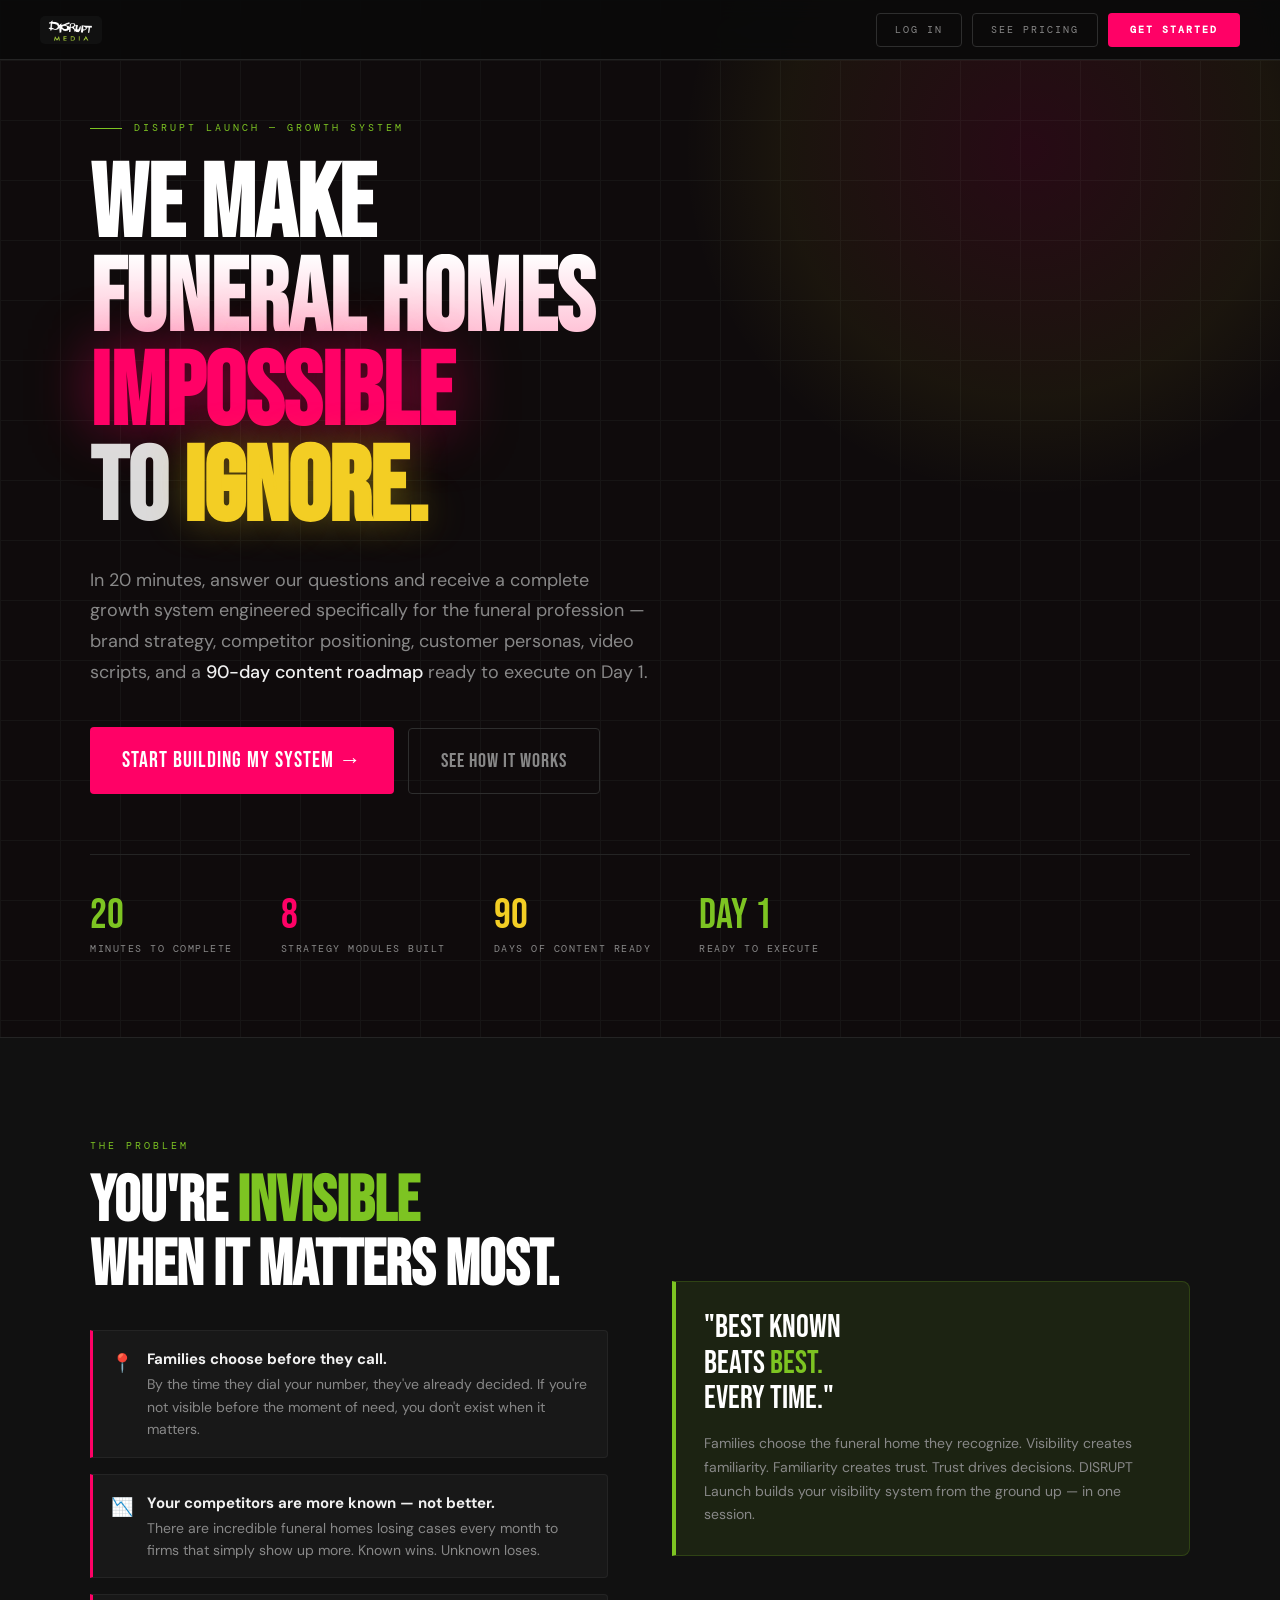
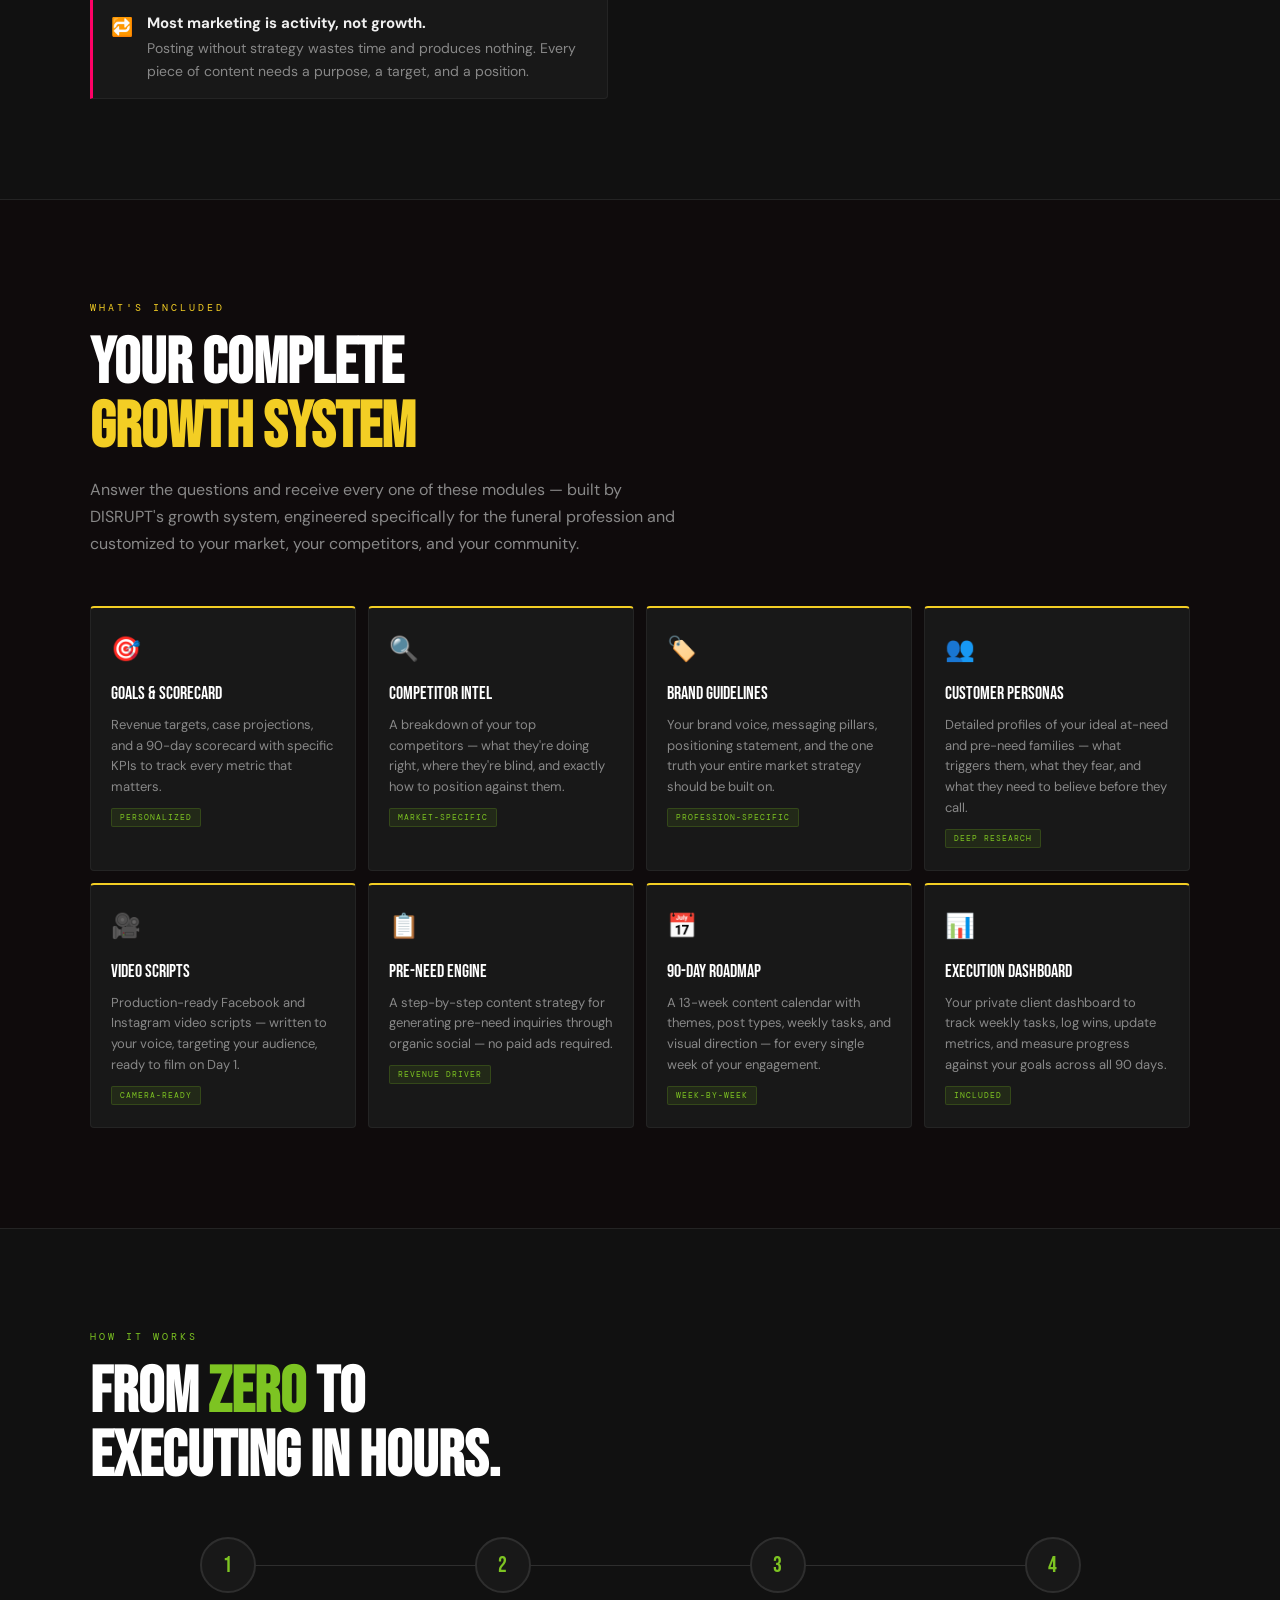
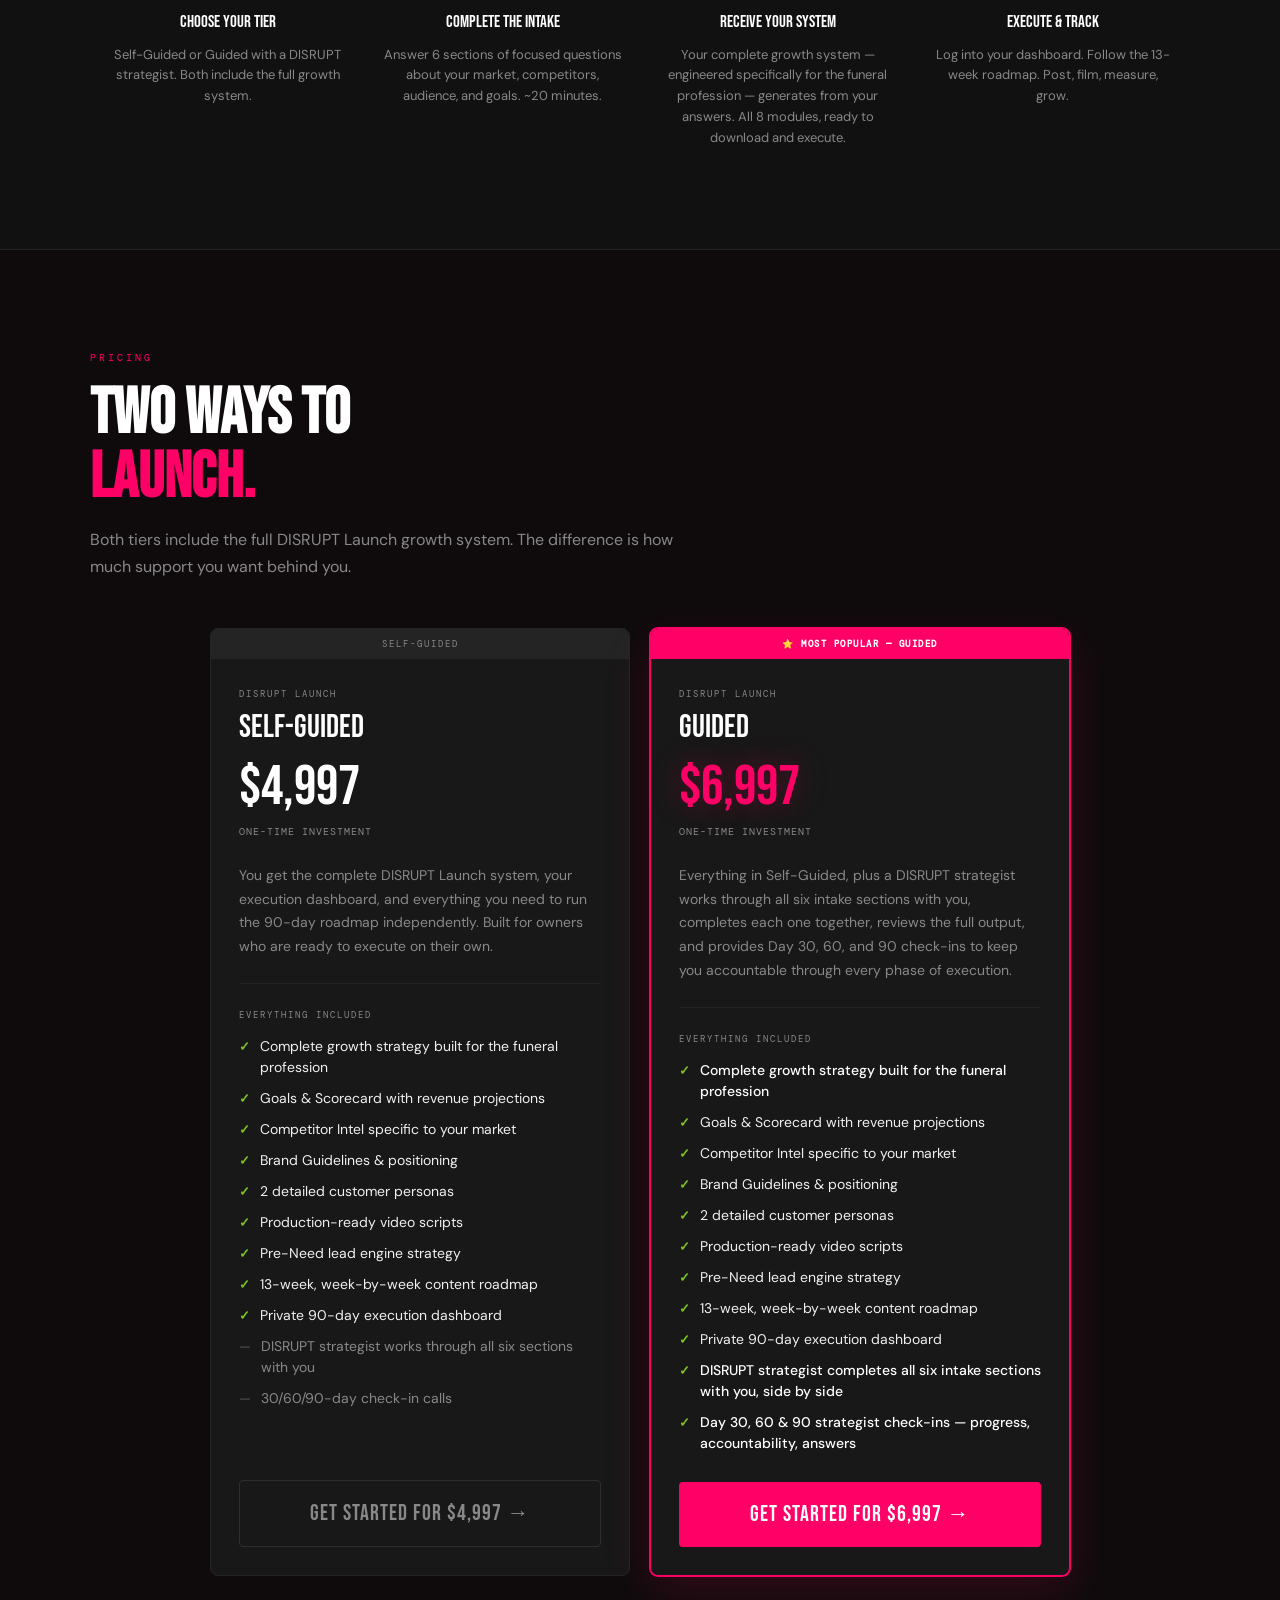
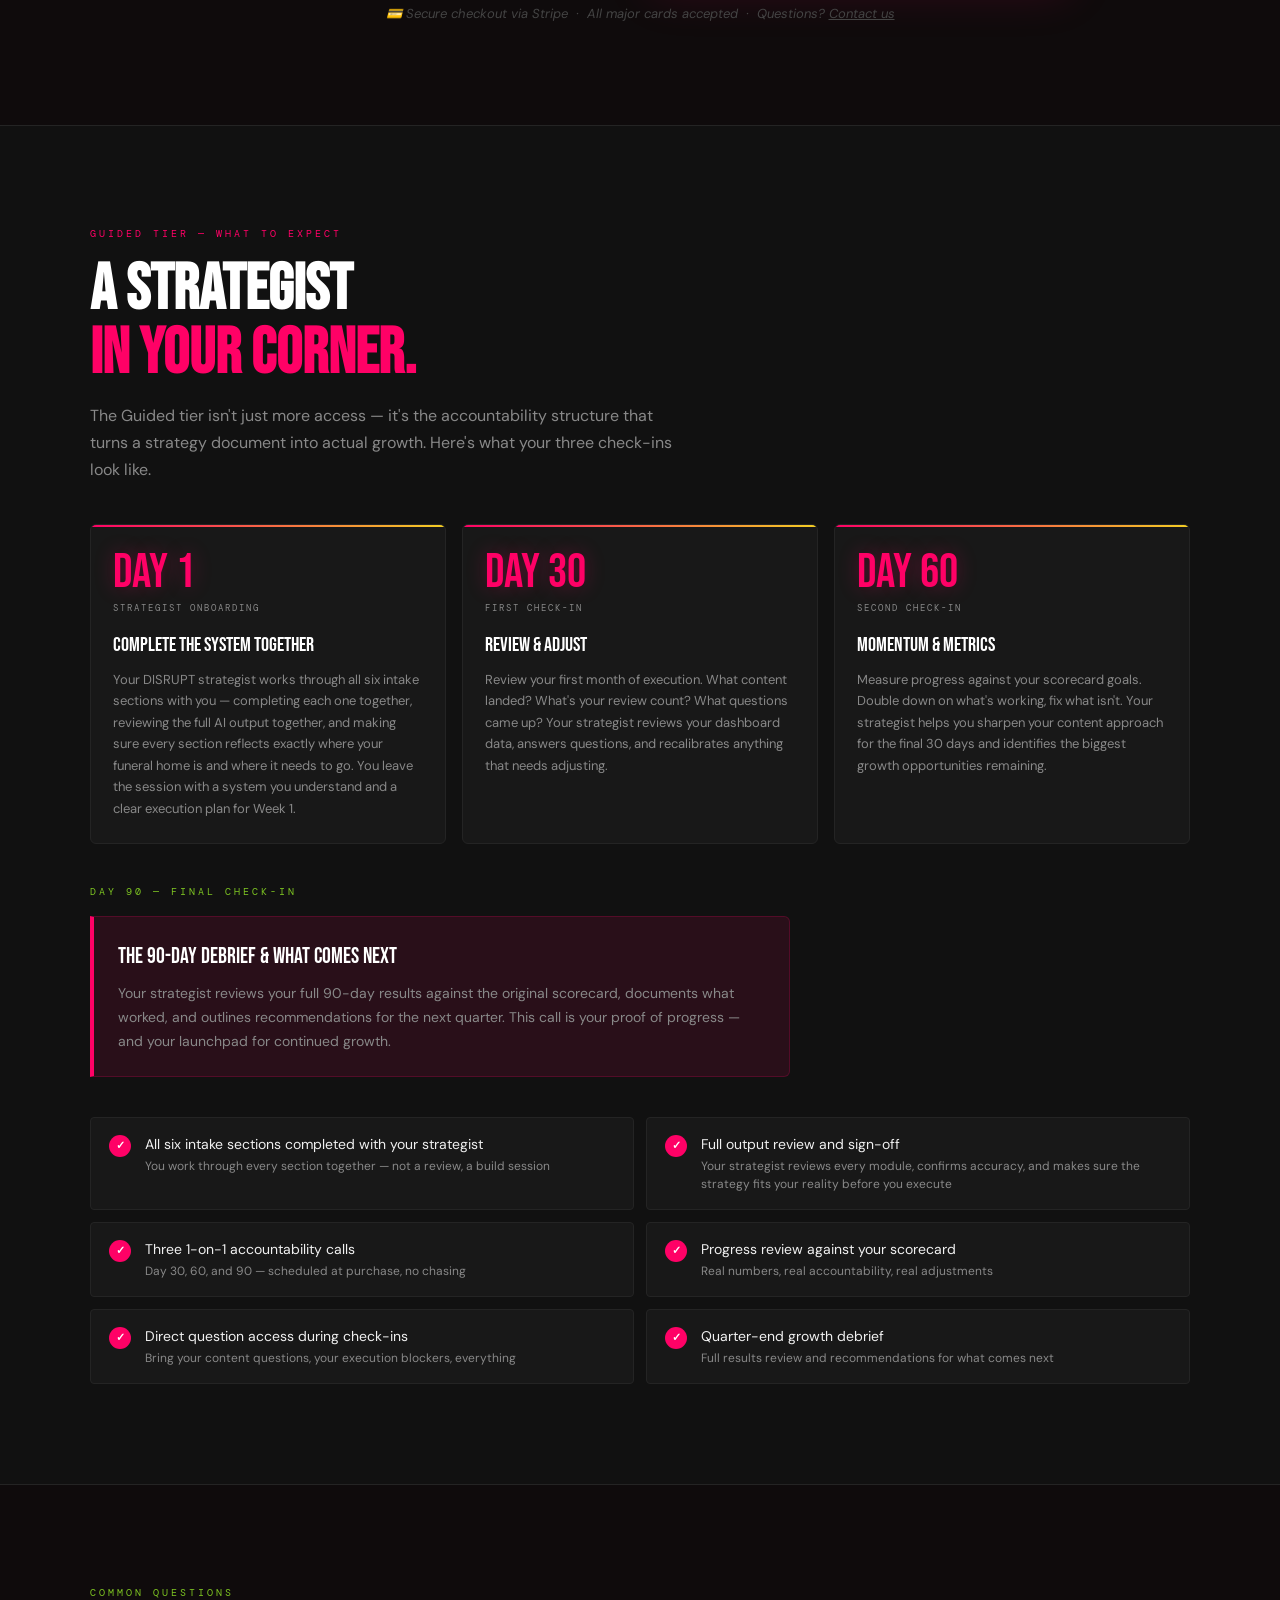
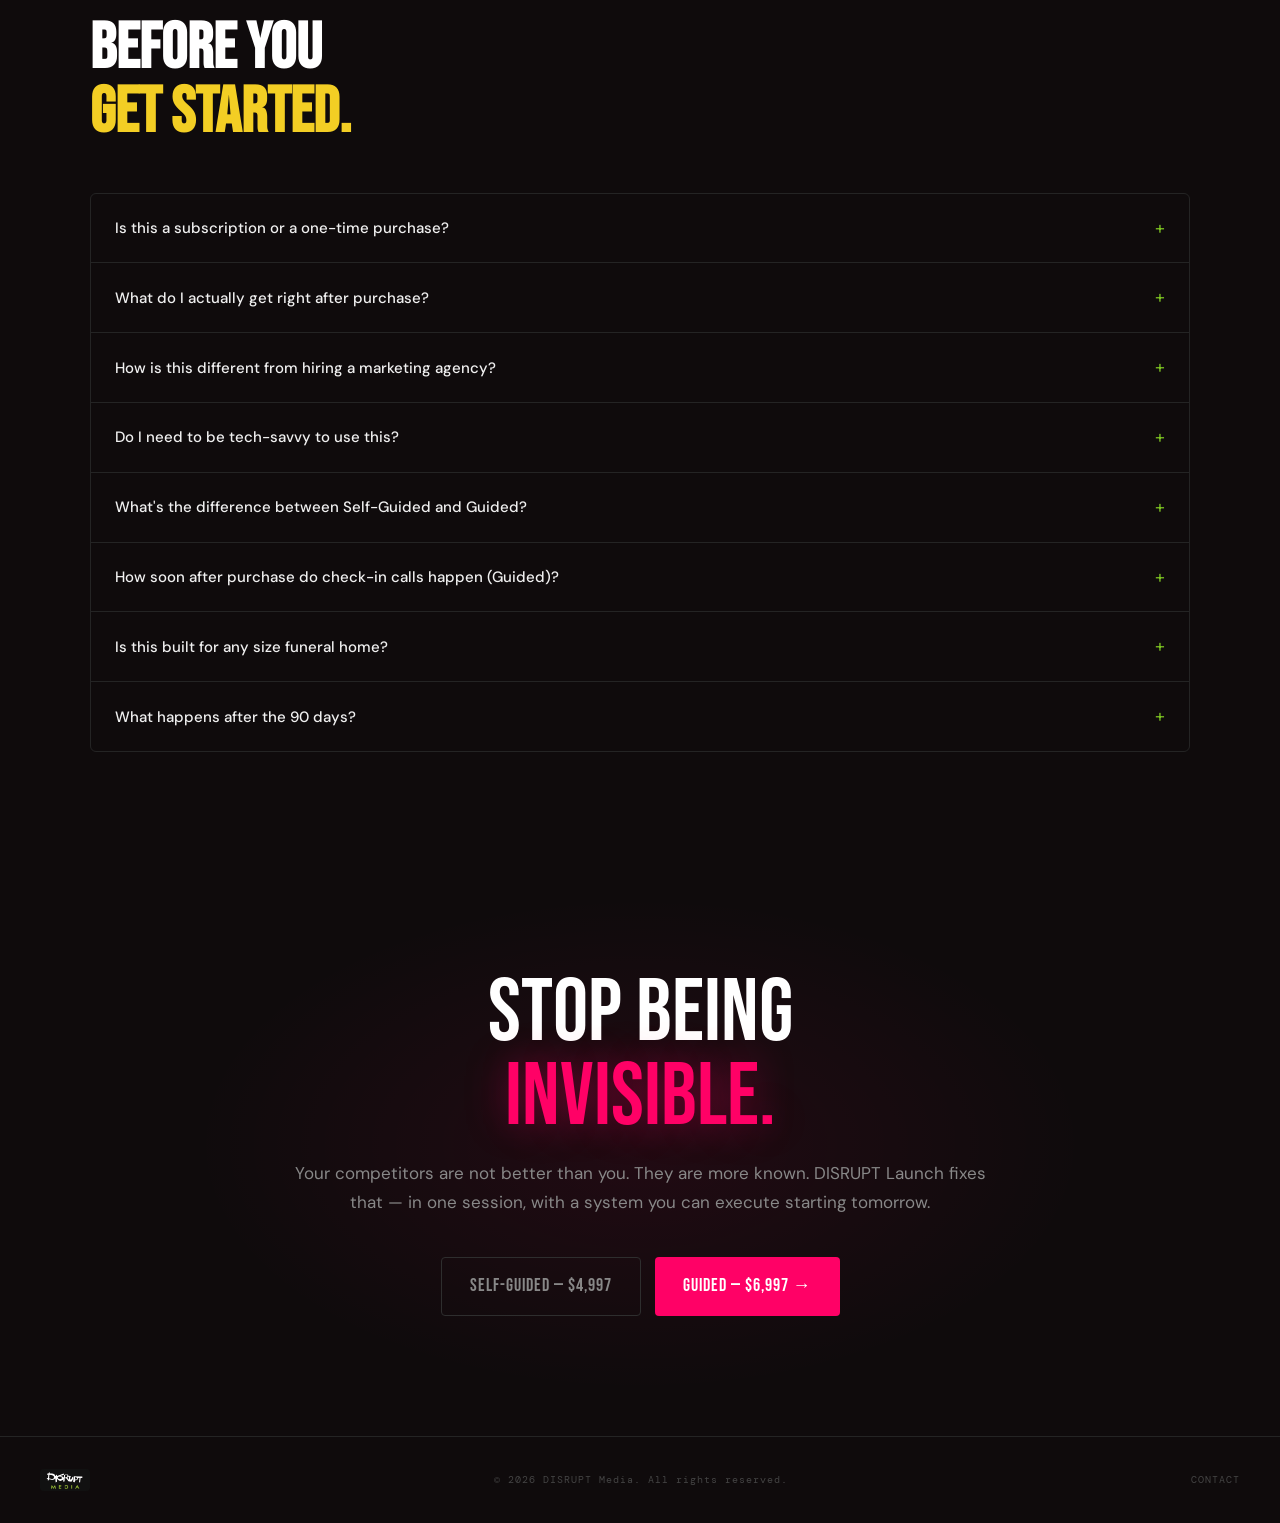
<file: app/index.html>
<!DOCTYPE html>
<html lang="en">
<head>
<meta charset="UTF-8">
<meta name="viewport" content="width=device-width, initial-scale=1.0">
<title>DISRUPT Launch — Growth System for the Funeral Profession</title>
<meta name="description" content="Answer a 20-minute intake and receive a complete growth system engineered for the funeral profession — brand strategy, competitor positioning, customer personas, video scripts, and a 90-day content roadmap.">
<link rel="icon" href="data:image/svg+xml,%3Csvg xmlns='http://www.w3.org/2000/svg' viewBox='0 0 64 64'%3E%3Crect width='64' height='64' rx='8' fill='%230F0B0C'/%3E%3Ctext x='32' y='46' font-family='Arial Black,Arial' font-size='40' font-weight='900' fill='%237DC422' text-anchor='middle'%3ED%3C/text%3E%3C/svg%3E">
<meta property="og:type" content="website">
<meta property="og:title" content="DISRUPT Launch — Growth System for the Funeral Profession">
<meta property="og:description" content="Your complete growth strategy — brand, personas, video scripts, and a 90-day content roadmap — built for the funeral profession, ready to execute on Day 1.">
<meta property="og:url" content="https://launch.disruptmedia.co/">
<meta name="twitter:card" content="summary">
<link rel="preconnect" href="https://fonts.googleapis.com">
<link rel="preconnect" href="https://fonts.gstatic.com" crossorigin>
<link href="https://fonts.googleapis.com/css2?family=Bebas+Neue&family=DM+Sans:opsz,wght@9..40,300;9..40,400;9..40,500;9..40,600;9..40,700&family=DM+Mono:wght@400;500&display=swap" rel="stylesheet">
<style>
:root {
  --black:   #0F0B0C;
  --dark:    #111111;
  --surface: #181818;
  --border:  #242424;
  --border2: #2E2E2E;
  --white:   #FFFFFF;
  --text:    #F0F0F0;
  --muted:   #888888;
  --faint:   #444444;
  --green:   #7DC422;
  --green-dk:#5A9016;
  --green-sub: rgba(125,196,34,0.10);
  --green-glow: rgba(125,196,34,0.20);
  --pink:      #FF0166;
  --pink-dk:   #CC0052;
  --pink-sub:  rgba(255,1,102,0.10);
  --pink-glow: rgba(255,1,102,0.20);
  --yellow:    #F3CE24;
  --yellow-dk: #C9A800;
  --yellow-sub:rgba(243,206,36,0.10);
  --font-d:  "Bebas Neue", "Arial Black", sans-serif;
  --font-b:  "DM Sans", "Helvetica Neue", sans-serif;
  --font-m:  "DM Mono", "Courier New", monospace;
}
*,*::before,*::after { box-sizing:border-box; margin:0; padding:0; }
html { scroll-behavior:smooth; }
body { background:var(--black); color:var(--text); font-family:var(--font-b); font-size:16px; line-height:1.6; -webkit-font-smoothing:antialiased; overflow-x:hidden; }
a { color:inherit; text-decoration:none; }
img { display:block; }
::-webkit-scrollbar { width:4px; } ::-webkit-scrollbar-track { background:var(--dark); } ::-webkit-scrollbar-thumb { background:var(--border2); border-radius:2px; }

/* ── TOPBAR ── */
.topbar { position:fixed; top:0; left:0; right:0; z-index:100; height:60px; display:flex; align-items:center; justify-content:space-between; padding:0 40px; background:rgba(10,10,10,0.92); backdrop-filter:blur(12px); border-bottom:1px solid var(--border); }
.topbar-logo { height:28px; width:auto; background:#111; padding:3px 8px; border-radius:5px; }
.topbar-cta { display:flex; gap:10px; align-items:center; }
.btn-ghost { padding:8px 18px; border:1px solid var(--border2); border-radius:4px; font-family:var(--font-m); font-size:10px; letter-spacing:2px; text-transform:uppercase; color:var(--muted); transition:all .2s; }
.btn-ghost:hover { border-color:var(--green); color:var(--green); }
.btn-primary { padding:9px 22px; background:var(--pink); border:none; border-radius:4px; font-family:var(--font-m); font-size:10px; letter-spacing:2px; text-transform:uppercase; color:#fff; font-weight:600; transition:background .2s; cursor:pointer; }
.btn-primary:hover { background:var(--pink-dk); color:#fff; }

/* ── HERO ── */
.hero { min-height:100vh; display:flex; flex-direction:column; justify-content:center; padding:120px 40px 80px; position:relative; overflow:hidden; }
.hero-grid { position:absolute; inset:0; background-image: linear-gradient(var(--border) 1px, transparent 1px), linear-gradient(90deg, var(--border) 1px, transparent 1px); background-size:60px 60px; opacity:0.4; }
.hero-glow { position:absolute; top:-200px; right:-100px; width:700px; height:700px; background:radial-gradient(circle, rgba(255,1,102,0.10) 0%, rgba(243,206,36,0.05) 50%, transparent 70%); pointer-events:none; }
.hero-inner { max-width:1100px; margin:0 auto; width:100%; position:relative; z-index:1; }
.hero-eyebrow { font-family:var(--font-m); font-size:10px; color:var(--green); letter-spacing:3px; text-transform:uppercase; margin-bottom:24px; display:flex; align-items:center; gap:12px; }
.hero-eyebrow::before { content:""; width:32px; height:1px; background:var(--green); }
.hero-headline { font-family:var(--font-d); font-size:clamp(56px, 8vw, 108px); line-height:.92; margin-bottom:28px; display:flex; flex-direction:column; }
.hero-hl-white  { color:#FFFFFF; }
.hero-hl-fade   { background:linear-gradient(180deg,#FFFFFF 0%,#FFB8D0 100%); -webkit-background-clip:text; -webkit-text-fill-color:transparent; background-clip:text; }
.hero-hl-pink   { color:var(--pink); text-shadow:0 0 60px rgba(255,1,102,0.5); }
.hero-hl-bottom { display:flex; align-items:baseline; gap:16px; }
.hero-hl-white2 { color:rgba(255,255,255,0.85); }
.hero-hl-yellow { color:var(--yellow); -webkit-text-stroke:2px var(--yellow); text-shadow:0 0 40px rgba(243,206,36,0.4); }
.hero-sub { font-size:18px; color:var(--muted); line-height:1.7; max-width:560px; margin-bottom:40px; }
.hero-sub strong { color:var(--text); font-weight:500; }
.hero-actions { display:flex; gap:14px; flex-wrap:wrap; align-items:center; }
.hero-btn { display:inline-flex; align-items:center; gap:10px; padding:16px 32px; border-radius:4px; font-family:var(--font-d); font-size:22px; letter-spacing:1px; transition:all .2s; cursor:pointer; border:none; }
.hero-btn-primary { background:var(--pink); color:#fff; }
.hero-btn-primary:hover { background:var(--pink-dk); color:#fff; transform:translateY(-1px); box-shadow:0 8px 32px rgba(255,1,102,0.35); }
.hero-btn-ghost { background:transparent; color:var(--muted); border:1px solid var(--border2); font-size:20px; }
.hero-btn-ghost:hover { border-color:var(--muted); color:var(--text); }
.hero-proof { margin-top:60px; padding-top:40px; border-top:1px solid var(--border); display:flex; gap:48px; flex-wrap:wrap; }
.hero-stat { }
.hero-stat-num { font-family:var(--font-d); font-size:42px; color:var(--green); line-height:1; margin-bottom:4px; }
.hero-stat:nth-child(2) .hero-stat-num { color:var(--pink); }
.hero-stat:nth-child(3) .hero-stat-num { color:var(--yellow); }
.hero-stat:nth-child(4) .hero-stat-num { color:var(--green); }
.hero-stat-label { font-family:var(--font-m); font-size:10px; color:var(--muted); letter-spacing:1.5px; text-transform:uppercase; }

/* ── SECTION COMMON ── */
section { padding:100px 40px; }
.section-inner { max-width:1100px; margin:0 auto; }
.section-eyebrow { font-family:var(--font-m); font-size:10px; color:var(--green); letter-spacing:3px; text-transform:uppercase; margin-bottom:16px; }
.section-title { font-family:var(--font-d); font-size:clamp(42px, 5vw, 64px); color:var(--white); line-height:1; margin-bottom:16px; }
.section-title span { color:var(--green); }
.section-sub { font-size:16px; color:var(--muted); line-height:1.7; max-width:600px; }

/* ── PROBLEM ── */
.problem { background:var(--dark); border-top:1px solid var(--border); border-bottom:1px solid var(--border); }
.problem-grid { display:grid; grid-template-columns:1fr 1fr; gap:64px; align-items:center; }
.problem-left { }
.problem-truth { margin-top:32px; display:flex; flex-direction:column; gap:16px; }
.truth-item { display:flex; gap:14px; align-items:flex-start; padding:16px 18px; background:var(--surface); border:1px solid var(--border); border-left:3px solid var(--pink); border-radius:0 4px 4px 0; }
.truth-icon { font-size:18px; margin-top:2px; flex-shrink:0; }
.truth-text { font-size:14px; color:var(--muted); line-height:1.6; }
.truth-text strong { color:var(--text); display:block; margin-bottom:2px; font-size:15px; }
.problem-right { }
.problem-callout { background:var(--green-sub); border:1px solid rgba(125,196,34,0.2); border-left:4px solid var(--green); border-radius:0 8px 8px 0; padding:28px 28px; }
.callout-quote { font-family:var(--font-d); font-size:32px; color:var(--white); line-height:1.1; margin-bottom:16px; }
.callout-quote span { color:var(--green); }
.callout-body { font-size:14px; color:var(--muted); line-height:1.7; }

/* ── WHAT YOU GET ── */
.deliverables-grid { display:grid; grid-template-columns:repeat(4, 1fr); gap:12px; margin-top:48px; }
.deliverable-card { background:var(--surface); border:1px solid var(--border); border-top:2px solid var(--yellow); border-radius:4px; padding:22px 20px; transition:all .2s; }
.deliverable-card:hover { border-color:var(--yellow); box-shadow:0 4px 20px rgba(243,206,36,0.1); }
.deliverable-icon { font-size:24px; margin-bottom:12px; }
.deliverable-title { font-family:var(--font-d); font-size:18px; color:var(--white); margin-bottom:6px; }
.deliverable-body { font-size:13px; color:var(--muted); line-height:1.6; }
.deliverable-tag { display:inline-block; margin-top:10px; font-family:var(--font-m); font-size:8px; color:var(--green); background:var(--green-sub); border:1px solid rgba(125,196,34,0.2); padding:2px 8px; border-radius:2px; letter-spacing:1px; text-transform:uppercase; }

/* ── HOW IT WORKS ── */
.how { background:var(--dark); border-top:1px solid var(--border); border-bottom:1px solid var(--border); }
.steps { display:grid; grid-template-columns:repeat(4, 1fr); gap:0; margin-top:48px; position:relative; }
.steps::before { content:""; position:absolute; top:28px; left:12.5%; right:12.5%; height:1px; background:var(--border2); z-index:0; }
.step { position:relative; z-index:1; text-align:center; padding:0 16px; }
.step-dot { width:56px; height:56px; border-radius:50%; background:var(--surface); border:2px solid var(--border2); display:flex; align-items:center; justify-content:center; margin:0 auto 16px; font-family:var(--font-d); font-size:22px; color:var(--green); transition:all .3s; }
.step:hover .step-dot { background:var(--yellow); color:#000; border-color:var(--yellow); box-shadow:0 0 24px rgba(243,206,36,0.4); }
.step-title { font-family:var(--font-d); font-size:17px; color:var(--white); margin-bottom:8px; }
.step-body { font-size:13px; color:var(--muted); line-height:1.6; }

/* ── PRICING ── */
.pricing-grid { display:grid; grid-template-columns:1fr 1fr; gap:20px; margin-top:48px; max-width:860px; margin-left:auto; margin-right:auto; }
.price-card { background:var(--surface); border:1px solid var(--border); border-radius:8px; overflow:hidden; display:flex; flex-direction:column; }
.price-card.featured { border-color:var(--pink); box-shadow:0 0 0 1px var(--pink), 0 16px 48px rgba(255,1,102,0.15); }
.price-card-badge { font-family:var(--font-m); font-size:9px; letter-spacing:2px; text-transform:uppercase; padding:8px 20px; text-align:center; }
.price-card.featured .price-card-badge { background:var(--pink); color:#fff; font-weight:600; letter-spacing:1.5px; }
.price-card:not(.featured) .price-card-badge { background:var(--border); color:var(--muted); }
.price-card-body { padding:28px 28px; flex:1; display:flex; flex-direction:column; }
.price-tier { font-family:var(--font-m); font-size:9px; color:var(--muted); letter-spacing:2px; text-transform:uppercase; margin-bottom:10px; }
.price-name { font-family:var(--font-d); font-size:32px; color:var(--white); margin-bottom:16px; line-height:1; }
.price-amount { display:flex; align-items:baseline; gap:4px; margin-bottom:8px; }
.price-dollar { font-family:var(--font-d); font-size:56px; color:var(--white); line-height:1; }
.price-card.featured .price-dollar { color:var(--pink); text-shadow:0 0 32px rgba(255,1,102,0.3); }
.price-once { font-family:var(--font-m); font-size:10px; color:var(--muted); letter-spacing:1px; text-transform:uppercase; margin-bottom:24px; }
.price-desc { font-size:14px; color:var(--muted); line-height:1.7; margin-bottom:24px; padding-bottom:24px; border-bottom:1px solid var(--border); }
.price-includes { font-family:var(--font-m); font-size:9px; color:var(--muted); letter-spacing:2px; text-transform:uppercase; margin-bottom:14px; }
.price-features { list-style:none; display:flex; flex-direction:column; gap:10px; margin-bottom:28px; flex:1; }
.price-features li { display:flex; align-items:flex-start; gap:10px; font-size:14px; color:var(--text); line-height:1.5; }
.price-features li::before { content:"✓"; color:var(--green); font-weight:700; font-size:13px; flex-shrink:0; margin-top:1px; }
.price-features li.dim { color:var(--muted); }
.price-features li.dim::before { color:var(--faint); content:"—"; }
.price-features li.highlight { color:var(--white); font-weight:500; }
.price-cta { display:block; width:100%; padding:15px; text-align:center; border-radius:4px; font-family:var(--font-d); font-size:22px; letter-spacing:1px; transition:all .2s; cursor:pointer; border:none; }
.price-cta.primary { background:var(--pink); color:#fff; }
.price-cta.primary:hover { background:var(--pink-dk); color:#fff; transform:translateY(-1px); box-shadow:0 8px 24px rgba(255,1,102,0.35); }
.price-cta.secondary { background:transparent; color:var(--muted); border:1px solid var(--border2); }
.price-cta.secondary:hover { border-color:var(--muted); color:var(--text); }
.price-guarantee { text-align:center; margin-top:28px; font-size:13px; color:var(--faint); font-style:italic; }

/* ── GUIDED DETAIL ── */
.guided-detail { background:var(--dark); border-top:1px solid var(--border); border-bottom:1px solid var(--border); }
.checkins { display:grid; grid-template-columns:repeat(3,1fr); gap:16px; margin-top:40px; }
.checkin-card { background:var(--surface); border:1px solid var(--border); border-radius:6px; padding:24px 22px; position:relative; overflow:hidden; }
.checkin-card::before { content:""; position:absolute; top:0; left:0; right:0; height:2px; background:linear-gradient(90deg, var(--pink), var(--yellow)); }
.checkin-day { font-family:var(--font-d); font-size:48px; color:var(--pink); line-height:1; margin-bottom:4px; text-shadow:0 0 20px rgba(255,1,102,0.3); }
.checkin-label { font-family:var(--font-m); font-size:9px; color:var(--muted); letter-spacing:2px; text-transform:uppercase; margin-bottom:14px; }
.checkin-title { font-family:var(--font-d); font-size:20px; color:var(--white); margin-bottom:8px; }
.checkin-body { font-size:13px; color:var(--muted); line-height:1.65; }
.guided-includes { margin-top:40px; display:grid; grid-template-columns:1fr 1fr; gap:12px; }
.gi-item { display:flex; gap:14px; align-items:flex-start; padding:16px 18px; background:var(--surface); border:1px solid var(--border); border-radius:4px; }
.gi-check { width:22px; height:22px; min-width:22px; background:var(--pink); border-radius:50%; display:flex; align-items:center; justify-content:center; font-size:11px; color:#fff; font-weight:700; margin-top:1px; }
.gi-text { font-size:14px; color:var(--text); line-height:1.5; }
.gi-text span { display:block; font-size:12px; color:var(--muted); margin-top:2px; }

/* ── FAQ ── */
.faq-list { margin-top:48px; display:flex; flex-direction:column; gap:0; border:1px solid var(--border); border-radius:6px; overflow:hidden; }
.faq-item { border-bottom:1px solid var(--border); }
.faq-item:last-child { border-bottom:none; }
.faq-q { display:flex; align-items:center; justify-content:space-between; padding:20px 24px; cursor:pointer; transition:background .15s; user-select:none; }
.faq-q:hover { background:var(--surface); }
.faq-q-text { font-size:15px; color:var(--text); font-weight:500; flex:1; padding-right:16px; }
.faq-toggle { font-size:18px; color:var(--green); transition:transform .25s; flex-shrink:0; }
.faq-item.open .faq-toggle { transform:rotate(45deg); }
.faq-a { max-height:0; overflow:hidden; transition:max-height .35s cubic-bezier(0.4,0,0.2,1); }
.faq-item.open .faq-a { max-height:2000px; }
.faq-a-inner { padding:0 24px 20px; font-size:14px; color:var(--muted); line-height:1.8; border-top:1px solid var(--border); padding-top:16px; }

/* ── CLOSING CTA ── */
.closing { text-align:center; padding:120px 40px; position:relative; overflow:hidden; }
.closing-glow { position:absolute; top:50%; left:50%; transform:translate(-50%,-50%); width:900px; height:500px; background:radial-gradient(ellipse, rgba(255,1,102,0.08) 0%, transparent 70%); pointer-events:none; }
.closing-inner { position:relative; z-index:1; max-width:700px; margin:0 auto; }
.closing-title { font-family:var(--font-d); font-size:clamp(52px, 7vw, 88px); color:var(--white); line-height:.95; margin-bottom:20px; }
.closing-title span { color:var(--green); }
.closing-sub { font-size:17px; color:var(--muted); line-height:1.7; margin-bottom:40px; }
.closing-btns { display:flex; gap:14px; justify-content:center; flex-wrap:wrap; }

/* ── FOOTER ── */
footer { border-top:1px solid var(--border); padding:32px 40px; display:flex; align-items:center; justify-content:space-between; }
.footer-copy { font-family:var(--font-m); font-size:10px; color:var(--faint); letter-spacing:1px; }
.footer-links { display:flex; gap:24px; }
.footer-links a { font-family:var(--font-m); font-size:10px; color:var(--faint); letter-spacing:1px; text-transform:uppercase; transition:color .15s; }
.footer-links a:hover { color:var(--muted); }

/* ── RESPONSIVE ── */
@media(max-width:900px) {
  .topbar { padding:0 20px; }
  section { padding:70px 20px; }
  .hero { padding:100px 20px 60px; }
  .problem-grid { grid-template-columns:1fr; gap:40px; }
  .deliverables-grid { grid-template-columns:1fr 1fr; }
  .steps { grid-template-columns:1fr 1fr; gap:32px; }
  .steps::before { display:none; }
  .pricing-grid { grid-template-columns:1fr; max-width:460px; }
  .checkins { grid-template-columns:1fr; }
  .guided-includes { grid-template-columns:1fr; }
  .closing-btns { flex-direction:column; align-items:center; }
  footer { flex-direction:column; gap:16px; text-align:center; }
}
@media(max-width:600px) {
  .hero-headline { font-size:52px; }
  .hero-proof { gap:28px; }
  .deliverables-grid { grid-template-columns:1fr; }
  .pricing-grid { grid-template-columns:1fr; }
  .hero-actions { flex-direction:column; align-items:flex-start; }
}

.demo-banner{position:fixed;top:0;left:0;right:0;z-index:9999;background:#F3CE24;color:#000;text-align:center;padding:8px 16px;font-family:'DM Mono',monospace;font-size:11px;letter-spacing:2px;text-transform:uppercase;font-weight:600;display:none;}
.demo-banner.show{display:block;}
body.demo-mode .topbar{top:36px;}
body.demo-mode .hero{padding-top:156px;}

/* ── LOGIN MODAL ── */
.login-modal-overlay { position:fixed; inset:0; z-index:500; background:rgba(10,8,9,0.82); backdrop-filter:blur(6px); -webkit-backdrop-filter:blur(6px); display:none; align-items:center; justify-content:center; padding:16px; }
.login-modal-overlay.show { display:flex; }
.login-modal { background:var(--black); border:1px solid var(--border); border-radius:12px; padding:36px 32px; width:100%; max-width:420px; box-shadow:0 24px 80px rgba(0,0,0,0.55); }
.login-modal-eyebrow { font-family:var(--font-m); font-size:10px; color:var(--green); letter-spacing:2.5px; text-transform:uppercase; margin-bottom:12px; }
.login-modal-title { font-family:var(--font-d); font-size:36px; color:#fff; line-height:1; margin-bottom:10px; }
.login-modal-title span { color:var(--pink); }
.login-modal-sub { font-size:14px; color:var(--muted); line-height:1.6; margin-bottom:24px; }
.login-modal-field { margin-bottom:14px; }
.login-modal-label { display:block; font-family:var(--font-m); font-size:10px; color:var(--muted); letter-spacing:2px; text-transform:uppercase; margin-bottom:6px; }
.login-modal-input { width:100%; padding:12px 14px; background:var(--surface); border:1px solid var(--border2); color:var(--text); font-family:var(--font-b); font-size:15px; border-radius:4px; outline:none; transition:border-color .15s; }
.login-modal-input:focus { border-color:var(--pink); }
.login-modal-btn { width:100%; padding:14px; margin-top:8px; background:var(--pink); color:#fff; border:none; border-radius:4px; font-family:var(--font-d); font-size:20px; letter-spacing:1px; cursor:pointer; transition:all .15s; }
.login-modal-btn:hover:not(:disabled) { background:var(--pink-dk); transform:translateY(-1px); }
.login-modal-btn:disabled { opacity:.5; cursor:not-allowed; }
.login-modal-err { min-height:18px; margin-top:12px; text-align:center; font-size:13px; color:#E74C3C; }
.login-modal-close { position:absolute; top:8px; right:8px; background:transparent; border:none; color:var(--muted); font-size:22px; cursor:pointer; line-height:1; min-width:44px; min-height:44px; display:flex; align-items:center; justify-content:center; border-radius:6px; }
.login-modal-close:hover { color:#fff; background:rgba(255,255,255,0.05); }
.login-modal-footer { margin-top:16px; text-align:center; font-size:12px; color:var(--faint); }
.login-modal-footer a { color:var(--muted); transition:color .15s; }
.login-modal-footer a:hover { color:var(--pink); }

</style>
<link rel="stylesheet" href="tour.css">
<script src="tour.js"></script>
</head>
<body>

<!-- TOPBAR -->
<div class="demo-banner" id="demo-banner">⚡ Demo Mode — No Payment Required · For Prospect Presentation Only</div>
<nav class="topbar">
  <img class="topbar-logo" src="[data-uri]" alt="DISRUPT Media">
  <div class="topbar-cta">
    <a href="#" class="btn-ghost" id="topbar-login-link" onclick="openLoginModal(); return false;">Log In</a>
    <a href="#pricing" class="btn-ghost">See Pricing</a>
    <a href="#pricing" class="btn-primary">Get Started</a>
  </div>
</nav>

<!-- HERO -->
<section class="hero">
  <div class="hero-grid"></div>
  <div class="hero-glow"></div>
  <div class="hero-inner">
    <div class="hero-eyebrow">DISRUPT Launch — Growth System</div>
    <h1 class="hero-headline">
      <span class="hero-hl-white">We Make</span>
      <span class="hero-hl-fade">Funeral Homes</span>
      <span class="hero-hl-pink">Impossible</span>
      <span class="hero-hl-bottom"><span class="hero-hl-white2">to </span><span class="hero-hl-yellow">Ignore.</span></span>
    </h1>
    <p class="hero-sub">In 20 minutes, answer our questions and receive a complete growth system engineered specifically for the funeral profession — brand strategy, competitor positioning, customer personas, video scripts, and a <strong>90-day content roadmap</strong> ready to execute on Day 1.</p>
    <div class="hero-actions">
      <a href="#pricing" class="hero-btn hero-btn-primary">Start Building My System →</a>
      <a href="?tour=true" class="hero-btn hero-btn-ghost">See How It Works</a>
    </div>
    <div class="hero-proof">
      <div class="hero-stat"><div class="hero-stat-num">20</div><div class="hero-stat-label">Minutes to Complete</div></div>
      <div class="hero-stat"><div class="hero-stat-num">8</div><div class="hero-stat-label">Strategy Modules Built</div></div>
      <div class="hero-stat"><div class="hero-stat-num">90</div><div class="hero-stat-label">Days of Content Ready</div></div>
      <div class="hero-stat"><div class="hero-stat-num">Day 1</div><div class="hero-stat-label">Ready to Execute</div></div>
    </div>
  </div>
</section>

<!-- PROBLEM -->
<section class="problem">
  <div class="section-inner">
    <div class="problem-grid">
      <div class="problem-left">
        <div class="section-eyebrow">The Problem</div>
        <h2 class="section-title">You're <span>Invisible</span><br>When It Matters Most.</h2>
        <div class="problem-truth">
          <div class="truth-item">
            <div class="truth-icon">📍</div>
            <div class="truth-text"><strong>Families choose before they call.</strong> By the time they dial your number, they've already decided. If you're not visible before the moment of need, you don't exist when it matters.</div>
          </div>
          <div class="truth-item">
            <div class="truth-icon">📉</div>
            <div class="truth-text"><strong>Your competitors are more known — not better.</strong> There are incredible funeral homes losing cases every month to firms that simply show up more. Known wins. Unknown loses.</div>
          </div>
          <div class="truth-item">
            <div class="truth-icon">🔁</div>
            <div class="truth-text"><strong>Most marketing is activity, not growth.</strong> Posting without strategy wastes time and produces nothing. Every piece of content needs a purpose, a target, and a position.</div>
          </div>
        </div>
      </div>
      <div class="problem-right">
        <div class="problem-callout">
          <div class="callout-quote">"Best known<br>beats <span>best.</span><br>Every time."</div>
          <div class="callout-body">Families choose the funeral home they recognize. Visibility creates familiarity. Familiarity creates trust. Trust drives decisions. DISRUPT Launch builds your visibility system from the ground up — in one session.</div>
        </div>
      </div>
    </div>
  </div>
</section>

<!-- WHAT YOU GET -->
<section>
  <div class="section-inner">
    <div class="section-eyebrow" style="color:var(--yellow);">What's Included</div>
    <h2 class="section-title">Your Complete<br><span style="color:var(--yellow);">Growth System</span></h2>
    <p class="section-sub">Answer the questions and receive every one of these modules — built by DISRUPT's growth system, engineered specifically for the funeral profession and customized to your market, your competitors, and your community.</p>
    <div class="deliverables-grid">
      <div class="deliverable-card">
        <div class="deliverable-icon">🎯</div>
        <div class="deliverable-title">Goals & Scorecard</div>
        <div class="deliverable-body">Revenue targets, case projections, and a 90-day scorecard with specific KPIs to track every metric that matters.</div>
        <span class="deliverable-tag">Personalized</span>
      </div>
      <div class="deliverable-card">
        <div class="deliverable-icon">🔍</div>
        <div class="deliverable-title">Competitor Intel</div>
        <div class="deliverable-body">A breakdown of your top competitors — what they're doing right, where they're blind, and exactly how to position against them.</div>
        <span class="deliverable-tag">Market-Specific</span>
      </div>
      <div class="deliverable-card">
        <div class="deliverable-icon">🏷️</div>
        <div class="deliverable-title">Brand Guidelines</div>
        <div class="deliverable-body">Your brand voice, messaging pillars, positioning statement, and the one truth your entire market strategy should be built on.</div>
        <span class="deliverable-tag">Profession-Specific</span>
      </div>
      <div class="deliverable-card">
        <div class="deliverable-icon">👥</div>
        <div class="deliverable-title">Customer Personas</div>
        <div class="deliverable-body">Detailed profiles of your ideal at-need and pre-need families — what triggers them, what they fear, and what they need to believe before they call.</div>
        <span class="deliverable-tag">Deep Research</span>
      </div>
      <div class="deliverable-card">
        <div class="deliverable-icon">🎥</div>
        <div class="deliverable-title">Video Scripts</div>
        <div class="deliverable-body">Production-ready Facebook and Instagram video scripts — written to your voice, targeting your audience, ready to film on Day 1.</div>
        <span class="deliverable-tag">Camera-Ready</span>
      </div>
      <div class="deliverable-card">
        <div class="deliverable-icon">📋</div>
        <div class="deliverable-title">Pre-Need Engine</div>
        <div class="deliverable-body">A step-by-step content strategy for generating pre-need inquiries through organic social — no paid ads required.</div>
        <span class="deliverable-tag">Revenue Driver</span>
      </div>
      <div class="deliverable-card">
        <div class="deliverable-icon">📅</div>
        <div class="deliverable-title">90-Day Roadmap</div>
        <div class="deliverable-body">A 13-week content calendar with themes, post types, weekly tasks, and visual direction — for every single week of your engagement.</div>
        <span class="deliverable-tag">Week-by-Week</span>
      </div>
      <div class="deliverable-card">
        <div class="deliverable-icon">📊</div>
        <div class="deliverable-title">Execution Dashboard</div>
        <div class="deliverable-body">Your private client dashboard to track weekly tasks, log wins, update metrics, and measure progress against your goals across all 90 days.</div>
        <span class="deliverable-tag">Included</span>
      </div>
    </div>
  </div>
</section>

<!-- HOW IT WORKS -->
<section class="how" id="how-it-works">
  <div class="section-inner">
    <div class="section-eyebrow">How It Works</div>
    <h2 class="section-title">From <span>Zero</span> to<br>Executing in Hours.</h2>
    <div class="steps">
      <div class="step">
        <div class="step-dot">1</div>
        <div class="step-title">Choose Your Tier</div>
        <div class="step-body">Self-Guided or Guided with a DISRUPT strategist. Both include the full growth system.</div>
      </div>
      <div class="step">
        <div class="step-dot">2</div>
        <div class="step-title">Complete the Intake</div>
        <div class="step-body">Answer 6 sections of focused questions about your market, competitors, audience, and goals. ~20 minutes.</div>
      </div>
      <div class="step">
        <div class="step-dot">3</div>
        <div class="step-title">Receive Your System</div>
        <div class="step-body">Your complete growth system — engineered specifically for the funeral profession — generates from your answers. All 8 modules, ready to download and execute.</div>
      </div>
      <div class="step">
        <div class="step-dot">4</div>
        <div class="step-title">Execute & Track</div>
        <div class="step-body">Log into your dashboard. Follow the 13-week roadmap. Post, film, measure, grow.</div>
      </div>
    </div>
  </div>
</section>

<!-- PRICING -->
<section id="pricing">
  <div class="section-inner">
    <div class="section-eyebrow" style="color:var(--pink);">Pricing</div>
    <h2 class="section-title">Two Ways to<br><span style="color:var(--pink);">Launch.</span></h2>
    <p class="section-sub">Both tiers include the full DISRUPT Launch growth system. The difference is how much support you want behind you.</p>
    <div class="pricing-grid">

      <!-- SELF-GUIDED -->
      <div class="price-card">
        <div class="price-card-badge">Self-Guided</div>
        <div class="price-card-body">
          <div class="price-tier">DISRUPT Launch</div>
          <div class="price-name">Self-Guided</div>
          <div class="price-amount"><span class="price-dollar">$4,997</span></div>
          <div class="price-once">One-time investment</div>
          <div class="price-desc">You get the complete DISRUPT Launch system, your execution dashboard, and everything you need to run the 90-day roadmap independently. Built for owners who are ready to execute on their own.</div>
          <div class="price-includes">Everything Included</div>
          <ul class="price-features">
            <li>Complete growth strategy built for the funeral profession</li>
            <li>Goals & Scorecard with revenue projections</li>
            <li>Competitor Intel specific to your market</li>
            <li>Brand Guidelines & positioning</li>
            <li>2 detailed customer personas</li>
            <li>Production-ready video scripts</li>
            <li>Pre-Need lead engine strategy</li>
            <li>13-week, week-by-week content roadmap</li>
            <li>Private 90-day execution dashboard</li>
            <li class="dim">DISRUPT strategist works through all six sections with you</li>
            <li class="dim">30/60/90-day check-in calls</li>
          </ul>
          <a href="https://buy.stripe.com/00w5kr6wn1hKfA4aC7dnW00" class="price-cta secondary">Get Started for $4,997 →</a>
        </div>
      </div>

      <!-- GUIDED -->
      <div class="price-card featured">
        <div class="price-card-badge">⭐ Most Popular — Guided</div>
        <div class="price-card-body">
          <div class="price-tier">DISRUPT Launch</div>
          <div class="price-name">Guided</div>
          <div class="price-amount"><span class="price-dollar">$6,997</span></div>
          <div class="price-once">One-time investment</div>
          <div class="price-desc">Everything in Self-Guided, plus a DISRUPT strategist works through all six intake sections with you, completes each one together, reviews the full output, and provides Day 30, 60, and 90 check-ins to keep you accountable through every phase of execution.</div>
          <div class="price-includes">Everything Included</div>
          <ul class="price-features">
            <li class="highlight">Complete growth strategy built for the funeral profession</li>
            <li>Goals & Scorecard with revenue projections</li>
            <li>Competitor Intel specific to your market</li>
            <li>Brand Guidelines & positioning</li>
            <li>2 detailed customer personas</li>
            <li>Production-ready video scripts</li>
            <li>Pre-Need lead engine strategy</li>
            <li>13-week, week-by-week content roadmap</li>
            <li>Private 90-day execution dashboard</li>
            <li class="highlight">DISRUPT strategist completes all six intake sections with you, side by side</li>
            <li class="highlight">Day 30, 60 & 90 strategist check-ins — progress, accountability, answers</li>
          </ul>
          <a href="https://buy.stripe.com/4gM3cj7Ar2lObjOh0vdnW01" class="price-cta primary">Get Started for $6,997 →</a>
        </div>
      </div>

    </div>
    <p class="price-guarantee">💳 Secure checkout via Stripe &nbsp;·&nbsp; All major cards accepted &nbsp;·&nbsp; Questions? <a href="#" onclick="openContactModal(); return false;" style="color:inherit;text-decoration:underline;">Contact us</a></p>
  </div>
</section>

<!-- GUIDED DETAIL -->
<section class="guided-detail" id="guided">
  <div class="section-inner">
    <div class="section-eyebrow" style="color:var(--pink);">Guided Tier — What to Expect</div>
    <h2 class="section-title">A Strategist<br><span style="color:var(--pink);">In Your Corner.</span></h2>
    <p class="section-sub">The Guided tier isn't just more access — it's the accountability structure that turns a strategy document into actual growth. Here's what your three check-ins look like.</p>
    <div class="checkins">
      <div class="checkin-card">
        <div class="checkin-day">Day 1</div>
        <div class="checkin-label">Strategist Onboarding</div>
        <div class="checkin-title">Complete the System Together</div>
        <div class="checkin-body">Your DISRUPT strategist works through all six intake sections with you — completing each one together, reviewing the full AI output together, and making sure every section reflects exactly where your funeral home is and where it needs to go. You leave the session with a system you understand and a clear execution plan for Week 1.</div>
      </div>
      <div class="checkin-card">
        <div class="checkin-day">Day 30</div>
        <div class="checkin-label">First Check-In</div>
        <div class="checkin-title">Review & Adjust</div>
        <div class="checkin-body">Review your first month of execution. What content landed? What's your review count? What questions came up? Your strategist reviews your dashboard data, answers questions, and recalibrates anything that needs adjusting.</div>
      </div>
      <div class="checkin-card">
        <div class="checkin-day">Day 60</div>
        <div class="checkin-label">Second Check-In</div>
        <div class="checkin-title">Momentum & Metrics</div>
        <div class="checkin-body">Measure progress against your scorecard goals. Double down on what's working, fix what isn't. Your strategist helps you sharpen your content approach for the final 30 days and identifies the biggest growth opportunities remaining.</div>
      </div>
    </div>
    <div style="margin-top:40px;">
      <div class="section-eyebrow" style="margin-bottom:16px;">Day 90 — Final Check-In</div>
      <div style="background:var(--pink-sub);border:1px solid rgba(255,1,102,0.2);border-left:4px solid var(--pink);border-radius:0 6px 6px 0;padding:22px 24px;max-width:700px;">
        <div style="font-family:var(--font-d);font-size:22px;color:var(--white);margin-bottom:8px;">The 90-Day Debrief & What Comes Next</div>
        <div style="font-size:14px;color:var(--muted);line-height:1.7;">Your strategist reviews your full 90-day results against the original scorecard, documents what worked, and outlines recommendations for the next quarter. This call is your proof of progress — and your launchpad for continued growth.</div>
      </div>
    </div>
    <div class="guided-includes">
      <div class="gi-item"><div class="gi-check">✓</div><div class="gi-text">All six intake sections completed with your strategist<span>You work through every section together — not a review, a build session</span></div></div>
      <div class="gi-item"><div class="gi-check">✓</div><div class="gi-text">Full output review and sign-off<span>Your strategist reviews every module, confirms accuracy, and makes sure the strategy fits your reality before you execute</span></div></div>
      <div class="gi-item"><div class="gi-check">✓</div><div class="gi-text">Three 1-on-1 accountability calls<span>Day 30, 60, and 90 — scheduled at purchase, no chasing</span></div></div>
      <div class="gi-item"><div class="gi-check">✓</div><div class="gi-text">Progress review against your scorecard<span>Real numbers, real accountability, real adjustments</span></div></div>
      <div class="gi-item"><div class="gi-check">✓</div><div class="gi-text">Direct question access during check-ins<span>Bring your content questions, your execution blockers, everything</span></div></div>
      <div class="gi-item"><div class="gi-check">✓</div><div class="gi-text">Quarter-end growth debrief<span>Full results review and recommendations for what comes next</span></div></div>
    </div>
  </div>
</section>

<!-- FAQ -->
<section>
  <div class="section-inner">
    <div class="section-eyebrow">Common Questions</div>
    <h2 class="section-title">Before You<br><span style="color:var(--yellow);">Get Started.</span></h2>
    <div class="faq-list">
      <div class="faq-item">
        <div class="faq-q" onclick="toggleFaq(this)">
          <span class="faq-q-text">Is this a subscription or a one-time purchase?</span>
          <span class="faq-toggle">+</span>
        </div>
        <div class="faq-a"><div class="faq-a-inner">DISRUPT Launch is a one-time investment. You pay once and receive the complete growth system — your strategy, your roadmap, and your 90-day execution dashboard. There are no recurring fees, no monthly charges, and no surprises.</div></div>
      </div>
      <div class="faq-item">
        <div class="faq-q" onclick="toggleFaq(this)">
          <span class="faq-q-text">What do I actually get right after purchase?</span>
          <span class="faq-toggle">+</span>
        </div>
        <div class="faq-a"><div class="faq-a-inner">Immediately after purchase, you're directed to the DISRUPT Launch intake form. Complete the 6-section questionnaire (~20 minutes) and your complete growth system — engineered specifically for the funeral profession — generates on the spot. All 8 strategy modules, a downloadable PDF, and your private execution dashboard.</div></div>
      </div>
      <div class="faq-item">
        <div class="faq-q" onclick="toggleFaq(this)">
          <span class="faq-q-text">How is this different from hiring a marketing agency?</span>
          <span class="faq-toggle">+</span>
        </div>
        <div class="faq-a"><div class="faq-a-inner">DISRUPT Media is an agency — but we don't sell activity. We sell growth. Most agencies sell you posts, reports, and a retainer. We build systems that produce real outcomes.<br><br>DISRUPT Launch is specifically for funeral homes and funeral companies that aren't ready for a full agency retainer but are ready to stop guessing and start executing. You get a complete growth strategy — laser-pointed to your specific goals, built around your specific funeral home — and a 90-day roadmap you can run on your own from Day 1. No retainer. No dependency. Just a system you own and a plan you can execute.</div></div>
      </div>
      <div class="faq-item">
        <div class="faq-q" onclick="toggleFaq(this)">
          <span class="faq-q-text">Do I need to be tech-savvy to use this?</span>
          <span class="faq-toggle">+</span>
        </div>
        <div class="faq-a"><div class="faq-a-inner">Not at all. The intake form is a series of straightforward questions — you answer them like you would in any conversation. The strategy generates automatically. The execution dashboard is simple to navigate. If you can use Facebook, you can use DISRUPT Launch.</div></div>
      </div>
      <div class="faq-item">
        <div class="faq-q" onclick="toggleFaq(this)">
          <span class="faq-q-text">What's the difference between Self-Guided and Guided?</span>
          <span class="faq-toggle">+</span>
        </div>
        <div class="faq-a"><div class="faq-a-inner">Both tiers include the exact same growth system — all 8 strategy modules, the 90-day roadmap, and the execution dashboard. The Guided tier adds a DISRUPT strategist who works through all six intake sections with you, completing each one side by side, reviewing the full output, and making sure the system is dialed in before you execute. Then they check in with you at Day 30, 60, and 90 to review progress and hold you accountable. If you want a strategist in your corner through the entire process, choose Guided. If you're ready to run it independently, Self-Guided is built for you.</div></div>
      </div>
      <div class="faq-item">
        <div class="faq-q" onclick="toggleFaq(this)">
          <span class="faq-q-text">How soon after purchase do check-in calls happen (Guided)?</span>
          <span class="faq-toggle">+</span>
        </div>
        <div class="faq-a"><div class="faq-a-inner">After purchase you'll receive a link to schedule your module-completion session with your DISRUPT strategist within 48 hours. Your Day 30, 60, and 90 check-ins are booked during that first session — everything on the calendar before you execute a single week.</div></div>
      </div>
      <div class="faq-item">
        <div class="faq-q" onclick="toggleFaq(this)">
          <span class="faq-q-text">Is this built for any size funeral home?</span>
          <span class="faq-toggle">+</span>
        </div>
        <div class="faq-a"><div class="faq-a-inner">Yes. DISRUPT Launch works for independent funeral homes, family-owned groups, and multi-location operations. The intake form captures your specific context — market, case volume, competitors, goals — and the system builds around your reality, not a generic template.</div></div>
      </div>
      <div class="faq-item">
        <div class="faq-q" onclick="toggleFaq(this)">
          <span class="faq-q-text">What happens after the 90 days?</span>
          <span class="faq-toggle">+</span>
        </div>
        <div class="faq-a"><div class="faq-a-inner">By Day 90, you'll know exactly what works for your funeral home. You'll know your brand voice, you'll know what your community wants to engage with, and you'll have 90 days of proof behind you. At that point, the strategy doesn't stop — it evolves. You keep publishing, keep building trust, and keep growing using the same system you've spent 90 days mastering.<br><br>For some funeral homes, that's enough. They're confident, they're executing, and they want to keep running it themselves.<br><br>For others, Day 90 is when the real question comes up: what if DISRUPT just did all of this for us? If at any point during the 90 days you decide you want DISRUPT Media as your full agency partner doing the work, running your campaigns, creating your content, and managing your execution, the investment you made in DISRUPT Launch applies as a credit toward a DISRUPT Media retainer package. You don't start over. You move forward.</div></div>
      </div>
    </div>
  </div>
</section>

<!-- CLOSING CTA -->
<section class="closing">
  <div class="closing-glow"></div>
  <div class="closing-inner">
    <div class="closing-title">Stop Being<br><span style="color:var(--pink);text-shadow:0 0 40px rgba(255,1,102,0.4);">Invisible.</span></div>
    <p class="closing-sub">Your competitors are not better than you. They are more known. DISRUPT Launch fixes that — in one session, with a system you can execute starting tomorrow.</p>
    <div class="closing-btns">
      <a href="https://buy.stripe.com/00w5kr6wn1hKfA4aC7dnW00" class="hero-btn hero-btn-ghost" style="font-size:18px;padding:14px 28px;">Self-Guided — $4,997</a>
      <a href="https://buy.stripe.com/4gM3cj7Ar2lObjOh0vdnW01" class="hero-btn hero-btn-primary" style="font-size:18px;padding:14px 28px;background:var(--pink);color:#fff;">Guided — $6,997 →</a>
    </div>
  </div>
</section>

<!-- FOOTER -->
<footer>
  <img src="[data-uri]" alt="DISRUPT Media" style="height:22px;width:auto;background:#111;padding:2px 6px;border-radius:4px;">
  <div class="footer-copy">© 2026 DISRUPT Media. All rights reserved.</div>
  <div class="footer-links">
    <a href="#" onclick="openContactModal(); return false;">Contact</a>
  </div>
</footer>

<!-- CONTACT MODAL -->
<div class="login-modal-overlay" id="contact-modal-overlay" onclick="if (event.target === this) closeContactModal();">
  <div class="login-modal" role="dialog" aria-modal="true" style="position:relative;max-width:480px;">
    <button class="login-modal-close" onclick="closeContactModal()" aria-label="Close">✕</button>

    <div id="contact-state-form">
      <div class="login-modal-eyebrow">Contact</div>
      <div class="login-modal-title">Say <span>hi.</span></div>
      <div class="login-modal-sub">Questions, press, partnerships, or support — send it our way. We read everything and reply fast.</div>
      <form id="contact-form" autocomplete="on" onsubmit="handleContactSubmit(event); return false;">
        <div class="login-modal-field">
          <label class="login-modal-label" for="contact-name">Your Name</label>
          <input class="login-modal-input" type="text" id="contact-name" name="name" autocomplete="name" required>
        </div>
        <div class="login-modal-field">
          <label class="login-modal-label" for="contact-email">Email</label>
          <input class="login-modal-input" type="email" id="contact-email" name="email" placeholder="you@funeralhome.com" autocomplete="email" required>
        </div>
        <div class="login-modal-field">
          <label class="login-modal-label" for="contact-message">Message</label>
          <textarea class="login-modal-input" id="contact-message" name="message" rows="4" style="resize:vertical;min-height:96px;font-family:var(--font-b);" required></textarea>
        </div>
        <button type="submit" class="login-modal-btn" id="contact-submit-btn">Send →</button>
        <div class="login-modal-err" id="contact-err" role="alert" aria-live="polite"></div>
      </form>
    </div>

    <div id="contact-state-sent" style="display:none;">
      <div class="login-modal-eyebrow" style="color:var(--green);">Got It</div>
      <div class="login-modal-title">Thanks. <span style="color:var(--green);">We'll be in touch.</span></div>
      <div class="login-modal-sub">Your message is in the DISRUPT inbox. We usually reply within one business day.</div>
      <button type="button" class="login-modal-btn" onclick="closeContactModal();" style="background:transparent;color:var(--muted);border:1px solid var(--border2);">Close</button>
    </div>
  </div>
</div>

<!-- AUTH MODAL (3 states: login / forgot / reset) -->
<div class="login-modal-overlay" id="login-modal-overlay" onclick="if (event.target === this) closeLoginModal();">
  <div class="login-modal" role="dialog" aria-modal="true" style="position:relative;">
    <button class="login-modal-close" onclick="closeLoginModal()" aria-label="Close">✕</button>

    <!-- STATE: LOGIN -->
    <div id="auth-state-login">
      <div class="login-modal-eyebrow">Log In</div>
      <div class="login-modal-title">Welcome <span>back.</span></div>
      <div class="login-modal-sub">Pick up right where you left off. We saved your progress.</div>
      <form id="login-form" autocomplete="on" onsubmit="handleLogin(event); return false;">
        <div class="login-modal-field">
          <label class="login-modal-label" for="login-email">Email</label>
          <input class="login-modal-input" type="email" id="login-email" name="email" placeholder="you@funeralhome.com" autocomplete="email" required>
        </div>
        <div class="login-modal-field">
          <label class="login-modal-label" for="login-password">Password</label>
          <input class="login-modal-input" type="password" id="login-password" name="password" placeholder="••••••••" autocomplete="current-password" required>
        </div>
        <button type="submit" class="login-modal-btn" id="login-submit-btn">Log In →</button>
        <div class="login-modal-err" id="login-err" role="alert" aria-live="polite"></div>
      </form>
      <div class="login-modal-footer">
        <a href="#" onclick="showForgotState(); return false;">Forgot your password?</a>
        <span style="margin:0 10px;color:var(--muted);">·</span>
        <a href="#" onclick="showResendSetupState(); return false;">Paid but didn't get your setup email?</a>
      </div>
    </div>

    <!-- STATE: RESEND SETUP (Stripe buyer who lost their welcome email) -->
    <div id="auth-state-resend-setup" style="display:none;">
      <div class="login-modal-eyebrow">Setup Link</div>
      <div class="login-modal-title">Resend <span>setup email.</span></div>
      <div class="login-modal-sub">Enter the email you paid with. If we find a purchase without a completed setup, we'll send you a fresh 30-day link to finish creating your account.</div>
      <form id="resend-setup-form-modal" autocomplete="on" onsubmit="handleResendSetup(event); return false;">
        <div class="login-modal-field">
          <label class="login-modal-label" for="resend-setup-email-modal">Email</label>
          <input class="login-modal-input" type="email" id="resend-setup-email-modal" name="email" placeholder="you@funeralhome.com" autocomplete="email" required>
        </div>
        <button type="submit" class="login-modal-btn" id="resend-setup-submit-btn">Send Setup Link →</button>
        <div class="login-modal-err" id="resend-setup-err" role="alert" aria-live="polite"></div>
      </form>
      <div class="login-modal-footer">
        <a href="#" onclick="showLoginState(); return false;">← Back to log in</a>
      </div>
    </div>

    <!-- STATE: RESEND SETUP SENT -->
    <div id="auth-state-resend-setup-sent" style="display:none;">
      <div class="login-modal-eyebrow" style="color:var(--green);">Check Your Inbox</div>
      <div class="login-modal-title">Setup link <span style="color:var(--green);">sent.</span></div>
      <div class="login-modal-sub">If that email matches a purchase, a fresh setup link is on its way. Didn't see it in 2 minutes? Check spam or email <a href="mailto:support@disruptmedia.co">support@disruptmedia.co</a>.</div>
      <button type="button" class="login-modal-btn" onclick="showLoginState();" style="background:transparent;color:var(--muted);border:1px solid var(--border2);">Back to log in</button>
    </div>

    <!-- STATE: FORGOT PASSWORD (request) -->
    <div id="auth-state-forgot" style="display:none;">
      <div class="login-modal-eyebrow">Password Reset</div>
      <div class="login-modal-title">Forgot your <span>password?</span></div>
      <div class="login-modal-sub">Enter the email on your account. We'll send you a link to set a new password. It expires in one hour.</div>
      <form id="forgot-form" autocomplete="on" onsubmit="handleForgot(event); return false;">
        <div class="login-modal-field">
          <label class="login-modal-label" for="forgot-email">Email</label>
          <input class="login-modal-input" type="email" id="forgot-email" name="email" placeholder="you@funeralhome.com" autocomplete="email" required>
        </div>
        <button type="submit" class="login-modal-btn" id="forgot-submit-btn">Send Reset Link →</button>
        <div class="login-modal-err" id="forgot-err" role="alert" aria-live="polite"></div>
      </form>
      <div class="login-modal-footer">
        <a href="#" onclick="showLoginState(); return false;">← Back to log in</a>
      </div>
    </div>

    <!-- STATE: FORGOT SUCCESS -->
    <div id="auth-state-forgot-sent" style="display:none;">
      <div class="login-modal-eyebrow" style="color:var(--green);">Check Your Inbox</div>
      <div class="login-modal-title">Link <span style="color:var(--green);">sent.</span></div>
      <div class="login-modal-sub">If an account exists for that email, a reset link is on its way. Didn't see it in 2 minutes? Check your spam folder or try again.</div>
      <button type="button" class="login-modal-btn" onclick="showLoginState();" style="background:transparent;color:var(--muted);border:1px solid var(--border2);">Back to log in</button>
    </div>

    <!-- STATE: SET NEW PASSWORD (after clicking email link) -->
    <div id="auth-state-reset" style="display:none;">
      <div class="login-modal-eyebrow">Reset Password</div>
      <div class="login-modal-title">Set a <span>new password.</span></div>
      <div class="login-modal-sub">Pick something at least 8 characters. You'll be logged in automatically after you save.</div>
      <form id="reset-form" autocomplete="off" onsubmit="handleResetSubmit(event); return false;">
        <div class="login-modal-field">
          <label class="login-modal-label" for="reset-password">New Password</label>
          <input class="login-modal-input" type="password" id="reset-password" placeholder="••••••••" autocomplete="new-password" minlength="8" required>
        </div>
        <div class="login-modal-field">
          <label class="login-modal-label" for="reset-password2">Confirm New Password</label>
          <input class="login-modal-input" type="password" id="reset-password2" placeholder="••••••••" autocomplete="new-password" minlength="8" required>
        </div>
        <button type="submit" class="login-modal-btn" id="reset-submit-btn">Save & Log In →</button>
        <div class="login-modal-err" id="reset-err" role="alert" aria-live="polite"></div>
      </form>
    </div>
  </div>
</div>

<script>
function toggleFaq(el) {
  const item = el.parentElement;
  const isOpen = item.classList.contains('open');
  document.querySelectorAll('.faq-item.open').forEach(i => i.classList.remove('open'));
  if (!isOpen) item.classList.add('open');
}

// Smooth scroll offset for fixed topbar
document.querySelectorAll('a[href^="#"]').forEach(a => {
  a.addEventListener('click', e => {
    const target = document.querySelector(a.getAttribute('href'));
    if (target) {
      e.preventDefault();
      const top = target.getBoundingClientRect().top + window.scrollY - 72;
      window.scrollTo({ top, behavior: 'smooth' });
    }
  });
});

// Animate stats on scroll
const observer = new IntersectionObserver(entries => {
  entries.forEach(e => { if(e.isIntersecting) e.target.style.opacity = '1'; });
}, { threshold: 0.1 });
document.querySelectorAll('.hero-stat, .deliverable-card, .step, .checkin-card').forEach(el => {
  el.style.opacity = '0';
  el.style.transition = 'opacity 0.5s ease';
  observer.observe(el);
});

// ── AUTH MODAL (login / forgot / reset) ──
const _workerBase = /^(localhost|127\.0\.0\.1)$/.test(location.hostname)
  ? 'http://localhost:8787'
  : 'https://disrupt-proxy.disruptmedia.workers.dev';

const _AUTH_STATES = ['login', 'forgot', 'forgot-sent', 'reset', 'resend-setup', 'resend-setup-sent'];
function showAuthState(which) {
  _AUTH_STATES.forEach(s => {
    const el = document.getElementById('auth-state-' + s);
    if (el) el.style.display = (s === which) ? 'block' : 'none';
  });
}
function showLoginState()  { showAuthState('login');  setTimeout(() => document.getElementById('login-email')?.focus(), 60); }
function showForgotState() { showAuthState('forgot'); setTimeout(() => document.getElementById('forgot-email')?.focus(), 60); }
function showResetState()  { showAuthState('reset');  setTimeout(() => document.getElementById('reset-password')?.focus(), 60); }
function showResendSetupState() { showAuthState('resend-setup'); setTimeout(() => document.getElementById('resend-setup-email-modal')?.focus(), 60); }

function openLoginModal(initialState) {
  document.getElementById('login-modal-overlay').classList.add('show');
  document.body.style.overflow = 'hidden';
  showAuthState(initialState || 'login');
  setTimeout(() => {
    const field = initialState === 'reset' ? 'reset-password' : initialState === 'forgot' ? 'forgot-email' : 'login-email';
    document.getElementById(field)?.focus();
  }, 80);
}
function closeLoginModal() {
  document.getElementById('login-modal-overlay').classList.remove('show');
  document.body.style.overflow = '';
  ['login-err','forgot-err','reset-err','resend-setup-err'].forEach(id => { const e = document.getElementById(id); if (e) e.textContent = ''; });
}

async function handleResendSetup(e) {
  e.preventDefault();
  const email = document.getElementById('resend-setup-email-modal').value.trim().toLowerCase();
  const errEl = document.getElementById('resend-setup-err');
  const btn = document.getElementById('resend-setup-submit-btn');
  errEl.textContent = '';
  if (!email) { errEl.textContent = 'Enter your email.'; return; }
  btn.disabled = true;
  const originalLabel = btn.textContent;
  btn.textContent = 'Sending…';
  try {
    const res = await fetch(_workerBase + '/auth/resend-setup', {
      method: 'POST',
      headers: { 'Content-Type': 'application/json' },
      body: JSON.stringify({ email })
    });
    if (!res.ok) {
      const data = await res.json().catch(() => ({}));
      errEl.textContent = data.error || 'Something went wrong. Try again.';
      btn.disabled = false; btn.textContent = originalLabel;
      return;
    }
    showAuthState('resend-setup-sent');
  } catch (err) {
    errEl.textContent = 'Network issue. Check your connection and try again.';
    btn.disabled = false; btn.textContent = originalLabel;
  }
}

async function handleLogin(e) {
  e.preventDefault();
  const email = document.getElementById('login-email').value.trim().toLowerCase();
  const password = document.getElementById('login-password').value;
  const errEl = document.getElementById('login-err');
  const btn = document.getElementById('login-submit-btn');
  errEl.textContent = '';
  if (!email || !password) { errEl.textContent = 'Enter your email and password.'; return; }
  btn.disabled = true;
  const originalLabel = btn.textContent;
  btn.textContent = 'Logging in…';
  try {
    const res = await fetch(_workerBase + '/auth/login', {
      method: 'POST',
      headers: { 'Content-Type': 'application/json' },
      body: JSON.stringify({ email, password })
    });
    const data = await res.json().catch(() => ({}));
    if (!res.ok) {
      errEl.textContent = data.error || 'Login failed.';
      btn.disabled = false; btn.textContent = originalLabel;
      return;
    }
    persistAuthSession(data);
    routeAfterAuth(data);
  } catch (err) {
    errEl.textContent = 'Network issue. Check your connection and try again.';
    btn.disabled = false; btn.textContent = originalLabel;
  }
}

async function handleForgot(e) {
  e.preventDefault();
  const email = document.getElementById('forgot-email').value.trim().toLowerCase();
  const errEl = document.getElementById('forgot-err');
  const btn = document.getElementById('forgot-submit-btn');
  errEl.textContent = '';
  if (!email) { errEl.textContent = 'Enter your email.'; return; }
  btn.disabled = true;
  const originalLabel = btn.textContent;
  btn.textContent = 'Sending…';
  try {
    const res = await fetch(_workerBase + '/auth/forgot-password', {
      method: 'POST',
      headers: { 'Content-Type': 'application/json' },
      body: JSON.stringify({ email })
    });
    if (!res.ok) {
      const data = await res.json().catch(() => ({}));
      errEl.textContent = data.error || 'Something went wrong. Try again.';
      btn.disabled = false; btn.textContent = originalLabel;
      return;
    }
    showAuthState('forgot-sent');
  } catch (err) {
    errEl.textContent = 'Network issue. Check your connection and try again.';
    btn.disabled = false; btn.textContent = originalLabel;
  }
}

async function handleResetSubmit(e) {
  e.preventDefault();
  const newPassword  = document.getElementById('reset-password').value;
  const newPassword2 = document.getElementById('reset-password2').value;
  const errEl = document.getElementById('reset-err');
  const btn = document.getElementById('reset-submit-btn');
  errEl.textContent = '';
  if (newPassword.length < 8) { errEl.textContent = 'Password must be at least 8 characters.'; return; }
  if (newPassword !== newPassword2) { errEl.textContent = 'Passwords don\'t match.'; return; }
  const token = new URLSearchParams(location.search).get('reset') || window.__resetToken || '';
  if (!token) { errEl.textContent = 'Reset link is missing. Request a new one from Log In → Forgot your password.'; return; }
  btn.disabled = true;
  const originalLabel = btn.textContent;
  btn.textContent = 'Saving…';
  try {
    const res = await fetch(_workerBase + '/auth/reset-password', {
      method: 'POST',
      headers: { 'Content-Type': 'application/json' },
      body: JSON.stringify({ token, newPassword })
    });
    const data = await res.json().catch(() => ({}));
    if (!res.ok) {
      errEl.textContent = data.error || 'Could not reset password. The link may have expired.';
      btn.disabled = false; btn.textContent = originalLabel;
      return;
    }
    persistAuthSession(data);
    // Strip the token from the URL so a refresh doesn't try to reuse it
    try { history.replaceState({}, '', location.pathname); } catch(e) {}
    routeAfterAuth(data);
  } catch (err) {
    errEl.textContent = 'Network issue. Try again.';
    btn.disabled = false; btn.textContent = originalLabel;
  }
}

function persistAuthSession(data) {
  try {
    localStorage.setItem('disrupt_session', JSON.stringify({
      token: data.token, clientId: data.clientId, email: data.email,
      contactName: data.contactName, businessName: data.businessName, role: data.role
    }));
  } catch(e) {}
}
function routeAfterAuth(data) {
  if (data.state === 'dashboard' || data.role === 'admin') location.href = '/dashboard';
  else                                                     location.href = '/launch';
  // Note: 'strategy-under-review' falls through to /launch, which renders
  // the screen-strategy-review waiting screen via its resumeIfLoggedIn IIFE.
}

// ESC key closes the modal
document.addEventListener('keydown', (e) => {
  if (e.key === 'Escape' && document.getElementById('login-modal-overlay')?.classList.contains('show')) closeLoginModal();
});

// If the page loads with ?reset=<token>, pop the modal straight to the
// "set new password" state so the user can finish the reset in one step.
(function autoOpenReset(){
  const token = new URLSearchParams(location.search).get('reset');
  if (!token) return;
  window.__resetToken = token;
  // Delay so the page is visually painted first
  setTimeout(() => openLoginModal('reset'), 120);
})();

// `?login=1` (optionally with `?email=...` or `?forgot=1`) auto-opens the
// login modal. Used by launch.html bouncing already-setup buyers, and by
// the strategy-ready release email's "Forgot your password?" link.
(function autoOpenLogin(){
  const params = new URLSearchParams(location.search);
  if (params.get('login') !== '1') return;
  const email = params.get('email') || '';
  const wantsForgot = params.get('forgot') === '1';
  setTimeout(() => {
    openLoginModal(wantsForgot ? 'forgot' : 'login');
    if (wantsForgot) {
      const f = document.getElementById('forgot-email');
      if (f && email) f.value = email;
    } else {
      const f = document.getElementById('login-email');
      if (f && email) { f.value = email; document.getElementById('login-password')?.focus(); }
    }
  }, 120);
})();

// ── CONTACT MODAL ──
function openContactModal() {
  document.getElementById('contact-modal-overlay').classList.add('show');
  document.body.style.overflow = 'hidden';
  document.getElementById('contact-state-form').style.display = 'block';
  document.getElementById('contact-state-sent').style.display = 'none';
  document.getElementById('contact-err').textContent = '';
  // Pre-fill with session info if logged in — small kindness
  try {
    const s = JSON.parse(localStorage.getItem('disrupt_session') || 'null');
    if (s && s.email && !document.getElementById('contact-email').value) {
      document.getElementById('contact-email').value = s.email;
      document.getElementById('contact-name').value = s.contactName || '';
    }
  } catch(e) {}
  setTimeout(() => document.getElementById('contact-name').focus(), 80);
}
function closeContactModal() {
  document.getElementById('contact-modal-overlay').classList.remove('show');
  document.body.style.overflow = '';
}

async function handleContactSubmit(e) {
  e.preventDefault();
  const name    = document.getElementById('contact-name').value.trim();
  const email   = document.getElementById('contact-email').value.trim().toLowerCase();
  const message = document.getElementById('contact-message').value.trim();
  const errEl   = document.getElementById('contact-err');
  const btn     = document.getElementById('contact-submit-btn');
  errEl.textContent = '';
  if (!name)                { errEl.textContent = 'Enter your name.'; return; }
  if (!email || !email.includes('@')) { errEl.textContent = 'Enter a valid email.'; return; }
  if (!message || message.length < 4) { errEl.textContent = 'Please include a message.'; return; }
  btn.disabled = true;
  const originalLabel = btn.textContent;
  btn.textContent = 'Sending…';
  try {
    const res = await fetch(_workerBase + '/contact', {
      method: 'POST',
      headers: { 'Content-Type': 'application/json' },
      body: JSON.stringify({ name, email, message })
    });
    const data = await res.json().catch(() => ({}));
    if (!res.ok) {
      errEl.textContent = data.error || 'Something went wrong. Please try again.';
      btn.disabled = false; btn.textContent = originalLabel;
      return;
    }
    document.getElementById('contact-state-form').style.display = 'none';
    document.getElementById('contact-state-sent').style.display = 'block';
    // Reset for next time
    document.getElementById('contact-message').value = '';
    btn.disabled = false; btn.textContent = originalLabel;
  } catch (err) {
    errEl.textContent = 'Network issue. Check your connection and try again.';
    btn.disabled = false; btn.textContent = originalLabel;
  }
}

// ESC closes contact modal too
document.addEventListener('keydown', (e) => {
  if (e.key === 'Escape' && document.getElementById('contact-modal-overlay')?.classList.contains('show')) closeContactModal();
});
</script>

<script>
(function(){
  const isDemo = new URLSearchParams(window.location.search).get('demo') === 'true';
  if(!isDemo) return;
  document.body.classList.add('demo-mode');
  document.getElementById('demo-banner').classList.add('show');
  // Replace all Stripe links with demo intake link
  document.querySelectorAll('a[href*="buy.stripe.com"], a[href*="stripe.com"]').forEach(a => {
    a.href = '/launch?demo=true';
    if(a.textContent.includes('$4,997')) a.textContent = 'Self-Guided — Demo →';
    if(a.textContent.includes('$6,997')) a.textContent = 'Guided — Demo →';
    if(a.textContent.includes('Get Started for $4,997')) a.textContent = 'See It Live — Self-Guided →';
    if(a.textContent.includes('Get Started for $6,997')) a.textContent = 'See It Live — Guided →';
  });
})();
</script>
</body>
</html>
</file>
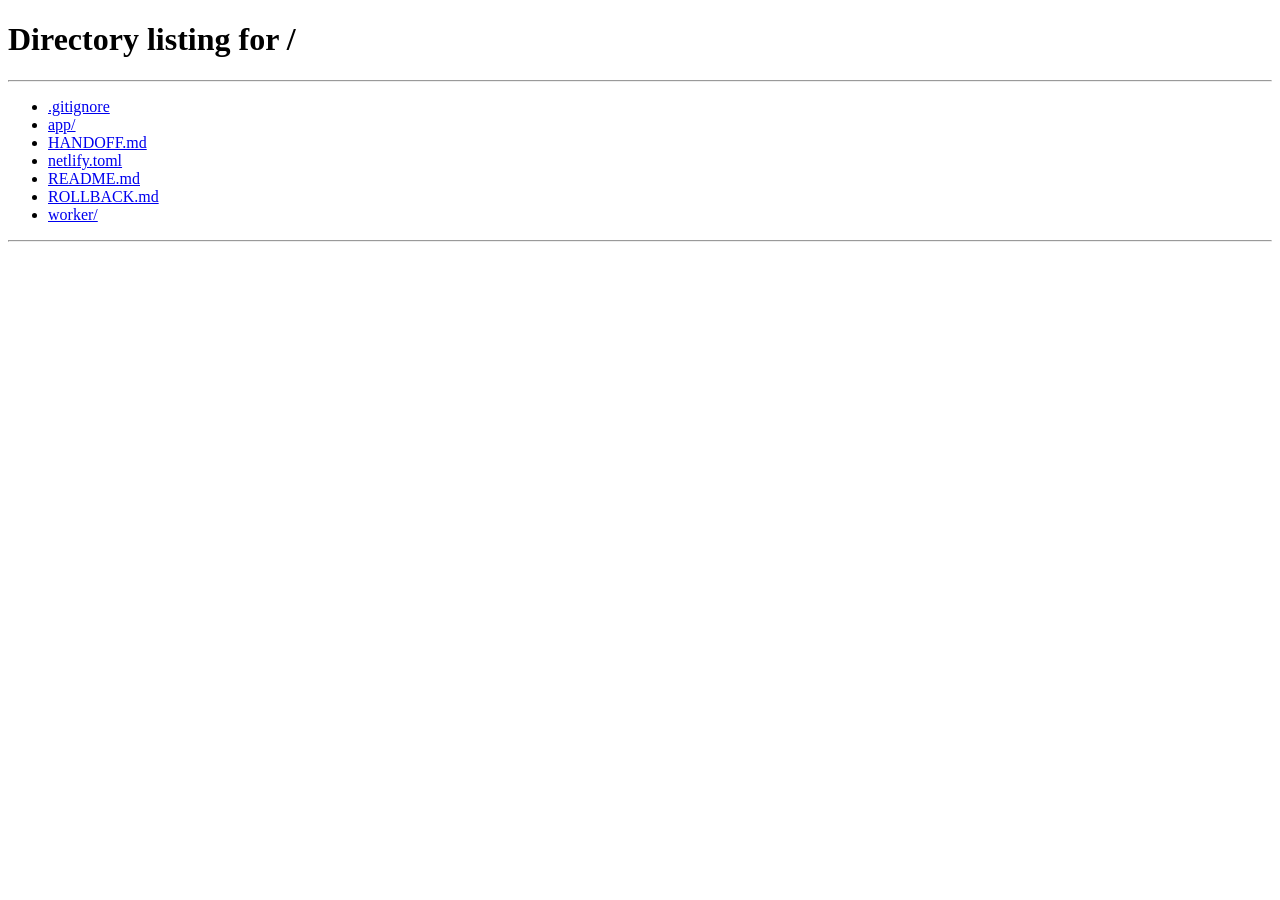
<file: app/launch.html>
<!DOCTYPE html>
<html lang="en">
<head>
<meta charset="UTF-8">
<meta name="viewport" content="width=device-width, initial-scale=1.0">
<title>DISRUPT MEDIA — DISRUPT Launch</title>
<link rel="preconnect" href="https://fonts.googleapis.com">
<link rel="preconnect" href="https://fonts.gstatic.com" crossorigin>
<link href="https://fonts.googleapis.com/css2?family=Bebas+Neue&family=DM+Sans:ital,opsz,wght@0,9..40,300;0,9..40,400;0,9..40,500;0,9..40,600;1,9..40,400&family=DM+Mono:wght@400;500&display=swap" rel="stylesheet">
<style>
/* ── DISRUPT MEDIA DESIGN SYSTEM ── */
:root {
  --black:      #0F0B0C;
  --dark:       #111111;
  --surface:    #181818;
  --surface2:   #1F1F1F;
  --border:     #2A2A2A;
  --border2:    #333333;
  --white:      #FFFFFF;
  --text:       #F0F0F0;
  --muted:      #888888;
  --faint:      #4A4A4A;
  --green:      #7DC422;
  --green-dim:  #5A9016;
  --green-sub:  rgba(125,196,34,0.10);
  --pink:      #FF0166;
  --pink-dk:   #CC0052;
  --pink-sub:  rgba(255,1,102,0.10);
  --pink-glow: rgba(255,1,102,0.20);
  --yellow:    #F3CE24;
  --yellow-dk: #C9A800;
  --yellow-sub:rgba(243,206,36,0.10);
  --green-sub2: rgba(125,196,34,0.05);
  --font-display: 'Bebas Neue', 'Arial Black', sans-serif;
  --font-body:    'DM Sans', 'Helvetica Neue', sans-serif;
  --font-mono:    'DM Mono', 'Courier New', monospace;
}

*, *::before, *::after { box-sizing: border-box; margin: 0; padding: 0; }
html { scroll-behavior: smooth; }
body { background: var(--black); color: var(--text); font-family: var(--font-body); font-size: 15px; line-height: 1.6; -webkit-font-smoothing: antialiased; }
::-webkit-scrollbar { width: 4px; } ::-webkit-scrollbar-track { background: var(--dark); } ::-webkit-scrollbar-thumb { background: var(--border2); border-radius: 2px; }

/* ── TOPBAR ── */
.topbar { background: var(--dark); border-bottom: 1px solid var(--border); padding: 0 32px; display: flex; align-items: center; justify-content: space-between; height: 60px; position: sticky; top: 0; z-index: 100; }
.brand-name { font-family: var(--font-display); font-size: 28px; color: var(--white); letter-spacing: 1px; }
.brand-dot { color: var(--green); }
.brand-tag { font-family: var(--font-mono); font-size: 10px; color: var(--muted); letter-spacing: 2px; text-transform: uppercase; margin-left: 12px; }
.topbar-right { font-family: var(--font-mono); font-size: 10px; color: var(--muted); letter-spacing: 1.5px; text-transform: uppercase; }

/* ── PROGRESS ── */
.progress-wrap { background: var(--surface); border-bottom: 1px solid var(--border); padding: 10px 32px; display: flex; align-items: center; gap: 8px; }
.prog-segs { display: flex; gap: 4px; flex: 1; }
.prog-seg { flex: 1; height: 3px; background: var(--border2); border-radius: 2px; cursor: pointer; transition: background 0.3s; }
.prog-seg.done { background: var(--pink-dk); }
.prog-seg.active { background: var(--pink); }
.prog-label { font-family: var(--font-mono); font-size: 10px; color: var(--muted); letter-spacing: 1.5px; text-transform: uppercase; white-space: nowrap; }

/* ── SCREENS ── */
.screen { display: none; animation: fadeUp 0.25s ease; }
.screen.active { display: block; }
@keyframes fadeUp { from { opacity:0; transform:translateY(6px); } to { opacity:1; transform:translateY(0); } }

/* ── WELCOME / POST-STRIPE HANDOFF ── */
.welcome-wrap { max-width: 640px; margin: 0 auto; padding: 80px 32px 64px; }
.welcome-badge {
  display: inline-flex; align-items: center; gap: 10px;
  padding: 8px 14px; border-radius: 22px;
  background: rgba(125,196,34,0.10); border: 1px solid rgba(125,196,34,0.35);
  font-family: var(--font-mono); font-size: 10px; color: var(--green);
  letter-spacing: 2px; text-transform: uppercase; margin-bottom: 24px;
}
.welcome-badge::before { content: "✓"; color: var(--green); font-weight: 700; }
.welcome-headline {
  font-family: var(--font-display); font-size: 56px; line-height: 1.02;
  color: var(--white); margin-bottom: 18px;
}
.welcome-headline span { color: var(--pink); text-shadow: 0 0 32px rgba(255,1,102,0.4); }
.welcome-sub { font-size: 16px; color: var(--muted); line-height: 1.7; margin-bottom: 36px; max-width: 520px; }
.welcome-steps { display: flex; flex-direction: column; gap: 12px; margin-bottom: 40px; }
.welcome-step {
  display: flex; gap: 16px; align-items: flex-start;
  padding: 16px 18px; background: var(--surface);
  border: 1px solid var(--border); border-left: 3px solid var(--pink);
  border-radius: 0 4px 4px 0;
}
.welcome-step-num {
  flex-shrink: 0; width: 28px; height: 28px; border-radius: 50%;
  background: var(--pink); color: #fff; display: flex; align-items: center; justify-content: center;
  font-family: var(--font-display); font-size: 16px; line-height: 1;
}
.welcome-step-title { font-family: var(--font-display); font-size: 18px; color: var(--white); margin-bottom: 2px; }
.welcome-step-sub { font-size: 13px; color: var(--muted); line-height: 1.5; }
.welcome-cta {
  display: inline-flex; align-items: center; gap: 10px;
  padding: 16px 32px; background: var(--pink); color: #fff;
  border: none; border-radius: 4px;
  font-family: var(--font-display); font-size: 24px; letter-spacing: 1px;
  cursor: pointer; transition: all .2s;
}
.welcome-cta:hover { background: var(--pink-dk); transform: translateY(-1px); box-shadow: 0 8px 32px rgba(255,1,102,0.35); }
.welcome-tier-note { margin-top: 16px; font-family: var(--font-mono); font-size: 10px; color: var(--muted); letter-spacing: 1.5px; text-transform: uppercase; }
@media (max-width: 600px) {
  .welcome-wrap { padding: 60px 20px 48px; }
  .welcome-headline { font-size: 40px; }
}

/* ── MODE SELECT ── */
.mode-wrap { max-width: 640px; margin: 0 auto; padding: 72px 32px 80px; }
.mode-eyebrow { font-family: var(--font-mono); font-size: 10px; color: var(--pink); letter-spacing: 2px; text-transform: uppercase; margin-bottom: 20px; }
.mode-headline { font-family: var(--font-display); font-size: 52px; color: var(--white); line-height: 1.05; margin-bottom: 16px; }
.mode-sub { font-size: 15px; color: var(--muted); line-height: 1.7; margin-bottom: 40px; max-width: 480px; }
.mode-cards { display: grid; grid-template-columns: 1fr 1fr; gap: 12px; margin-bottom: 28px; }
.mode-card { padding: 24px 20px; border: 1px solid var(--border2); border-radius: 4px; cursor: pointer; transition: all 0.2s; background: var(--surface); }
.mode-card:hover { border-color: var(--pink); background: var(--pink-sub); }
.mode-card-title { font-family: var(--font-display); font-size: 22px; color: var(--white); margin-bottom: 6px; }
.mode-card-sub { font-family: var(--font-mono); font-size: 10px; color: var(--muted); letter-spacing: 1.5px; text-transform: uppercase; }
.mode-callout { padding: 14px 18px; border-left: 3px solid var(--green); background: var(--green-sub2); font-size: 13px; color: var(--muted); }
.mode-callout strong { color: var(--green); }

/* ── QUESTIONNAIRE ── */
.q-wrap { max-width: 720px; margin: 0 auto; padding: 0 32px 80px; }
.section-intro { padding: 48px 0 32px; border-bottom: 1px solid var(--border); margin-bottom: 40px; }
.section-num { font-family: var(--font-mono); font-size: 10px; color: var(--yellow); letter-spacing: 2px; text-transform: uppercase; margin-bottom: 8px; }
.section-title { font-family: var(--font-display); font-size: 40px; color: var(--white); margin-bottom: 6px; line-height: 1.1; }
.section-tagline { font-size: 14px; color: var(--muted); }
.guided-badge { display: inline-block; margin-top: 14px; padding: 8px 14px; border-left: 3px solid var(--green); background: var(--green-sub2); font-family: var(--font-mono); font-size: 10px; color: var(--green); letter-spacing: 1.5px; text-transform: uppercase; }

/* ── QUESTION BLOCKS ── */
.q-block { margin-bottom: 36px; }
.q-label { display: block; font-size: 15px; font-weight: 500; color: var(--white); margin-bottom: 8px; line-height: 1.5; }
.key-badge { display: inline-block; background: var(--yellow); color: #000; font-family: var(--font-mono); font-size: 9px; font-weight: 500; letter-spacing: 0.1em; padding: 2px 7px; margin-left: 8px; vertical-align: middle; border-radius: 2px; }
.q-hint { font-size: 13px; color: var(--muted); margin-bottom: 10px; font-style: italic; }

/* inputs */
input[type="text"], input[type="email"], input[type="tel"], input[type="url"], input[type="number"], input[type="password"], textarea {
  width: 100%; padding: 12px 14px;
  background: var(--surface); border: 1px solid var(--border2);
  color: var(--text); font-family: var(--font-body); font-size: 15px;
  border-radius: 3px; outline: none; transition: border-color 0.2s;
}
input[type="text"]:focus, input[type="email"]:focus, input[type="tel"]:focus, input[type="url"]:focus, input[type="number"]:focus, input[type="password"]:focus, textarea:focus { border-color: var(--green); }
textarea { resize: vertical; min-height: 96px; }
.has-error input[type="text"], .has-error input[type="email"], .has-error input[type="tel"], .has-error input[type="url"], .has-error input[type="number"], .has-error input[type="password"], .has-error textarea { border-color: #E74C3C; }
.err-msg { font-family: var(--font-mono); font-size: 10px; color: #E74C3C; letter-spacing: 1px; margin-top: 5px; }

/* radio / checkbox */
.option-list { display: flex; flex-direction: column; gap: 8px; }
.option-row { display: flex; align-items: center; gap: 12px; padding: 11px 14px; border: 1px solid var(--border2); border-radius: 3px; cursor: pointer; background: var(--surface); transition: all 0.15s; user-select: none; }
.option-row:hover { border-color: var(--green-dim); }
.option-row.selected { border-color: var(--pink); background: var(--pink-sub); }
.option-box { width: 18px; height: 18px; min-width: 18px; border: 1.5px solid var(--border2); border-radius: 2px; display: flex; align-items: center; justify-content: center; transition: all 0.15s; }
.option-radio { border-radius: 50%; }
.option-row.selected .option-box { background: var(--pink); border-color: var(--pink); }
.option-check { display: none; color: var(--black); font-size: 11px; font-weight: 700; line-height: 1; }
.option-dot { display: none; width: 6px; height: 6px; border-radius: 50%; background: var(--black); }
.option-row.selected .option-check { display: block; color: #fff; }
.option-row.selected .option-radio-dot { display: block; }
.option-label { font-size: 14px; color: var(--text); }

/* rating table */
.rating-table { width: 100%; border-collapse: collapse; }
.rating-th { font-family: var(--font-mono); font-size: 10px; color: var(--muted); letter-spacing: 1.5px; text-transform: uppercase; padding: 8px; text-align: center; }
.rating-th:first-child { text-align: left; padding-left: 0; }
.rating-tr { border-bottom: 1px solid var(--border); }
.rating-tr:last-child { border-bottom: none; }
.rating-td-label { font-size: 13px; color: var(--text); padding: 10px 8px 10px 0; }
.rating-td-btn { text-align: center; padding: 6px 4px; }
.r-btn { width: 34px; height: 34px; border: 1px solid var(--border2); border-radius: 3px; background: var(--surface); color: var(--muted); font-family: var(--font-display); font-size: 16px; cursor: pointer; transition: all 0.15s; }
.r-btn:hover { border-color: var(--yellow); color: var(--yellow); }
.r-btn.active { background: var(--yellow); border-color: var(--yellow); color: #000; }

/* nav */
.q-nav { display: flex; justify-content: space-between; align-items: center; margin-top: 48px; padding-top: 28px; border-top: 1px solid var(--border); }
.btn-back { padding: 10px 24px; border: 1px solid var(--border2); background: transparent; color: var(--muted); font-family: var(--font-mono); font-size: 10px; letter-spacing: 2px; text-transform: uppercase; border-radius: 3px; cursor: pointer; transition: all 0.2s; }
.btn-back:hover { border-color: var(--muted); color: var(--text); }
.btn-next { padding: 12px 28px; border: none; background: var(--pink); color: #fff; font-family: var(--font-mono); font-size: 11px; font-weight: 500; letter-spacing: 2px; text-transform: uppercase; border-radius: 3px; cursor: pointer; transition: all 0.2s; }
.btn-next:hover { background: var(--pink-dk); }
.btn-next:disabled { background: var(--faint); color: var(--muted); cursor: not-allowed; }
.nav-err { font-family: var(--font-mono); font-size: 10px; color: #E74C3C; letter-spacing: 1px; }

/* ── GENERATING SCREEN ── */
.gen-wrap { max-width: 640px; margin: 0 auto; padding: 80px 32px; text-align: center; }
.gen-logo { font-family: var(--font-display); font-size: 48px; color: var(--white); margin-bottom: 4px; }
.gen-logo span { color: var(--green); }
.gen-headline { font-family: var(--font-display); font-size: 32px; color: var(--text); margin-bottom: 12px; margin-top: 32px; }
.gen-sub { font-size: 14px; color: var(--muted); margin-bottom: 48px; }
.gen-steps { display: flex; flex-direction: column; gap: 12px; text-align: left; margin-bottom: 40px; }
.gen-step { display: flex; align-items: center; gap: 14px; padding: 14px 16px; border: 1px solid var(--border); border-radius: 4px; background: var(--surface); transition: all 0.4s; }
.gen-step.active { border-color: var(--green); background: var(--green-sub2); }
.gen-step.done { border-color: var(--green-dim); }
.step-indicator { width: 8px; height: 8px; border-radius: 50%; background: var(--faint); flex-shrink: 0; transition: all 0.3s; }
.gen-step.active .step-indicator { background: var(--green); box-shadow: 0 0 8px var(--green); }
.gen-step.done .step-indicator { background: var(--green-dim); }
.step-label { font-family: var(--font-mono); font-size: 11px; letter-spacing: 1.5px; text-transform: uppercase; color: var(--muted); transition: color 0.3s; }
.gen-step.active .step-label { color: var(--green); }
.gen-step.done .step-label { color: var(--green-dim); }

/* ── 8-module grid: all modules generate in parallel, each card flips to done as its promise settles. ── */
.gen-grid { display: grid; grid-template-columns: repeat(4, 1fr); gap: 10px; text-align: left; margin: 28px 0 40px; }
.gen-card { display: flex; align-items: center; gap: 10px; padding: 14px 14px; border: 1px solid var(--border); border-radius: 8px; background: var(--surface); transition: all 0.3s; min-height: 56px; }
.gen-card.active { border-color: var(--pink); background: rgba(255,1,102,0.08); }
.gen-card.active .gen-card-icon { animation: gen-spin 1s linear infinite; color: var(--pink); }
.gen-card.done { border-color: var(--green); background: var(--green-sub2); }
.gen-card.done .gen-card-icon { color: var(--green); animation: none; }
.gen-card.failed { border-color: #F3CE24; background: rgba(243,206,36,0.08); }
.gen-card.failed .gen-card-icon { color: #F3CE24; animation: none; }
.gen-card.failed .gen-card-label { color: #F3CE24; }
.gen-card-icon { font-family: var(--font-mono); font-size: 16px; font-weight: 700; min-width: 22px; text-align: center; color: var(--muted); display: inline-block; line-height: 1; }
.gen-card-label { font-family: var(--font-display); font-size: 13px; color: var(--text); line-height: 1.3; }
.gen-card.done .gen-card-label { color: var(--green); }
.gen-progress-line { font-family: var(--font-mono); font-size: 11px; letter-spacing: 1.5px; color: var(--muted); text-transform: uppercase; margin-bottom: 28px; }
.gen-progress-line strong { color: var(--green); }
@keyframes gen-spin { from { transform: rotate(0deg); } to { transform: rotate(360deg); } }
@media (max-width: 780px) { .gen-grid { grid-template-columns: repeat(2, 1fr); } }
@media (max-width: 440px) { .gen-grid { grid-template-columns: 1fr; } .gen-card { padding: 12px 14px; } }

/* ── OUTPUT SCREEN ── */
.out-wrap { max-width: 900px; margin: 0 auto; padding: 48px 32px 80px; }
.out-header { display: flex; align-items: flex-end; justify-content: space-between; margin-bottom: 32px; padding-bottom: 20px; border-bottom: 1px solid var(--border); flex-wrap: wrap; gap: 16px; }
.out-title { font-family: var(--font-display); font-size: 48px; color: var(--white); line-height: 1.05; }
.out-title span { color: var(--green); }
.btn-pdf { display: flex; align-items: center; gap: 8px; padding: 10px 22px; border: 1px solid var(--green); background: transparent; color: var(--green); font-family: var(--font-mono); font-size: 10px; letter-spacing: 2px; text-transform: uppercase; border-radius: 3px; cursor: pointer; transition: all 0.2s; }
.btn-pdf:hover { background: var(--green); color: var(--black); }

/* output tabs */
.out-tabs { display: none; }
.out-tab { display: none; }
.out-select-wrap { margin-bottom: 32px; border-bottom: 1px solid var(--border); padding-bottom: 20px; }
.out-select { width: 100%; padding: 12px 16px; font-family: var(--font-mono); font-size: 11px; letter-spacing: 2px; text-transform: uppercase; color: var(--green); background: var(--surface2); border: 1px solid var(--green); border-radius: 4px; cursor: pointer; appearance: none; -webkit-appearance: none; background-image: url("data:image/svg+xml,%3Csvg xmlns='http://www.w3.org/2000/svg' width='12' height='8' viewBox='0 0 12 8'%3E%3Cpath d='M1 1l5 5 5-5' stroke='%237DC422' stroke-width='2' fill='none' stroke-linecap='round'/%3E%3C/svg%3E"); background-repeat: no-repeat; background-position: right 16px center; }
.out-select:focus { outline: none; border-color: var(--green); }

/* output content */
.out-panel { display: none; }
.out-panel.active { display: block; animation: fadeUp 0.2s ease; }
.out-section { margin-bottom: 40px; }
.out-section-label { font-family: var(--font-mono); font-size: 10px; color: var(--green); letter-spacing: 2px; text-transform: uppercase; margin-bottom: 12px; padding-bottom: 8px; border-bottom: 1px solid var(--border); }
.out-content { font-size: 14px; color: var(--text); line-height: 1.9; white-space: pre-wrap; }
.out-card { background: var(--surface); border: 1px solid var(--border); border-radius: 4px; padding: 20px 22px; margin-bottom: 12px; }
.out-card-title { font-family: var(--font-display); font-size: 20px; color: var(--white); margin-bottom: 8px; }
.out-card-body { font-size: 14px; color: var(--muted); line-height: 1.8; }
.out-week { display: grid; grid-template-columns: 80px 1fr; gap: 0; border: 1px solid var(--border); border-radius: 4px; overflow: hidden; margin-bottom: 8px; }
.out-week-num { background: var(--dark); display: flex; align-items: center; justify-content: center; font-family: var(--font-display); font-size: 28px; color: var(--green); border-right: 1px solid var(--border); }
.out-week-body { padding: 14px 16px; }
.out-week-theme { font-family: var(--font-display); font-size: 17px; color: var(--white); margin-bottom: 4px; }
.out-week-posts { font-size: 13px; color: var(--muted); }
.loading-pulse { display: inline-block; animation: pulse 1.2s infinite; }
@keyframes pulse { 0%,100%{opacity:1;} 50%{opacity:0.3;} }

/* ── PRINT / PDF ── */
@media print {
  body { background: white !important; color: #1A1A1A !important; font-family: Arial, sans-serif !important; }
  .topbar, .progress-wrap, .out-tabs, .btn-pdf, .out-header .btn-pdf { display: none !important; }
  #dashboard-setup-section, #ds-modal-overlay { display: none !important; }
  .out-wrap { padding: 0 !important; max-width: 100% !important; }
  .out-title, .out-card-title, .out-week-theme { color: #1A1A1A !important; font-family: Arial Black, sans-serif !important; }
  .out-title span, .out-section-label { color: #5A9016 !important; }
  .out-content, .out-card-body, .out-week-posts { color: #333333 !important; }
  .out-card, .out-week { background: #F9F9F9 !important; border: 1px solid #CCCCCC !important; break-inside: avoid; }
  .out-week-num { background: #F0F0F0 !important; color: #5A9016 !important; }
  .out-panel { display: block !important; }
  .out-tabs { display: none !important; }
  .out-section { break-inside: avoid; }
  .out-header { border-bottom: 2px solid #5A9016 !important; }
  .print-section-break { page-break-before: always; }
}

/* ── RESPONSIVE ── */
@media (max-width: 600px) {
  .topbar { padding: 0 16px; } .brand-tag { display: none; }
  .mode-wrap, .q-wrap, .out-wrap { padding-left: 16px; padding-right: 16px; }
  .mode-cards { grid-template-columns: 1fr; }
  .mode-headline { font-size: 36px; }
  .section-title { font-size: 32px; }
  .out-title { font-size: 36px; }
  .out-week { grid-template-columns: 60px 1fr; }
  .out-week-num { font-size: 22px; }
}

.demo-bar{background:#F3CE24;color:#000;text-align:center;padding:8px 16px;font-family:var(--font-mono);font-size:10px;letter-spacing:2px;text-transform:uppercase;font-weight:600;position:fixed;top:0;left:0;right:0;z-index:300;display:none;}
.demo-bar.show{display:block;}
.demo-bar.show ~ * .topbar, .demo-topbar-offset{top:36px !important;}

</style>
<link rel="stylesheet" href="tour.css">
<script src="tour.js"></script>
<script src="demo-data.js"></script>
</head>
<body>

<!-- TOPBAR -->
<div class="topbar">
  <div style="display:flex;align-items:center;gap:12px;">
    <img src="[data-uri]" alt="DISRUPT Media" style="height:30px;width:auto;">
    <span class="brand-tag">DISRUPT Launch</span>
  </div>
  <div class="topbar-right" id="topbar-right">Step 1 of 6</div>
</div>

<!-- PROGRESS BAR -->
<div class="progress-wrap" id="progress-wrap" style="display:none;">
  <div class="prog-segs" id="prog-segs"></div>
  <span class="prog-label" id="prog-label">Section 1</span>
</div>

<!-- SCREEN: WELCOME / POST-STRIPE HANDOFF -->
<div class="screen" id="screen-welcome">
  <div class="welcome-wrap">
    <div class="welcome-badge" id="welcome-badge">Payment received</div>
    <h1 class="welcome-headline" id="welcome-headline">You're in. Let's <span>build your growth system.</span></h1>
    <p class="welcome-sub" id="welcome-sub">Thanks for betting on your funeral home. Here's how the next 20 minutes work — and what you walk away with.</p>
    <div class="welcome-steps" id="welcome-steps">
      <div class="welcome-step">
        <div class="welcome-step-num">1</div>
        <div>
          <div class="welcome-step-title">Answer 6 focused sections</div>
          <div class="welcome-step-sub">Identity, market, personas, brand, services, goals. About 20 minutes total. The more specific you are, the sharper your output.</div>
        </div>
      </div>
      <div class="welcome-step">
        <div class="welcome-step-num">2</div>
        <div>
          <div class="welcome-step-title">We generate your 8 modules</div>
          <div class="welcome-step-sub">Goals, competitor intel, brand, personas, video scripts, pre-need engine, 90-day roadmap, and your execution dashboard.</div>
        </div>
      </div>
      <div class="welcome-step">
        <div class="welcome-step-num">3</div>
        <div>
          <div class="welcome-step-title">Execute on day one</div>
          <div class="welcome-step-sub">Download the strategy as a PDF, log into your private dashboard, and follow the 13-week plan. No waiting. No back-and-forth.</div>
        </div>
      </div>
    </div>
    <button class="welcome-cta" id="welcome-cta" onclick="startFromWelcome()">Let's Start →</button>
    <div class="welcome-tier-note" id="welcome-tier-note"></div>
  </div>
</div>

<!-- SCREEN: CHECK INBOX — Landing page right after Stripe success. Sole purpose
     is to tell the buyer "your setup link was just emailed, go click it."
     Rendered when ?paid=1 is in the URL. Zero other CTAs; no way to bypass
     the email and sign up separately. -->
<div class="screen" id="screen-check-inbox">
  <div class="welcome-wrap">
    <div class="welcome-badge" id="check-inbox-badge">Payment received</div>
    <h1 class="welcome-headline">Check your <span>inbox.</span></h1>
    <p class="welcome-sub" id="check-inbox-sub">We just emailed a setup link to finish creating your DISRUPT Launch account. Click the link in that email to set your password and start your intake.</p>
    <div class="welcome-steps">
      <div class="welcome-step">
        <div class="welcome-step-num">1</div>
        <div>
          <div class="welcome-step-title">Open your email</div>
          <div class="welcome-step-sub">From <strong>launch@disruptmedia.co</strong>. Subject starts with "Welcome to DISRUPT Launch". Check spam if you don't see it within 5 minutes.</div>
        </div>
      </div>
      <div class="welcome-step">
        <div class="welcome-step-num">2</div>
        <div>
          <div class="welcome-step-title">Click the setup button</div>
          <div class="welcome-step-sub">It lands you on the account setup form — name, password, and you're in.</div>
        </div>
      </div>
      <div class="welcome-step">
        <div class="welcome-step-num">3</div>
        <div>
          <div class="welcome-step-title">Fill the 20-minute intake</div>
          <div class="welcome-step-sub">6 focused sections. Your 8 strategy modules generate in ~2 minutes after.</div>
        </div>
      </div>
    </div>
    <div id="resend-setup-wrap" style="margin-top:28px;padding-top:24px;border-top:1px solid var(--line,#e5e5e5);">
      <div style="font-family:var(--font-mono,monospace);font-size:10px;letter-spacing:1.5px;text-transform:uppercase;color:var(--muted,#888);margin-bottom:10px;">Didn't get the email?</div>
      <div id="resend-setup-form" style="display:flex;flex-wrap:wrap;gap:10px;align-items:center;">
        <input type="email" id="resend-setup-email" placeholder="you@yourfuneralhome.com" autocomplete="email" style="flex:1;min-width:240px;padding:12px 14px;border:1px solid var(--line,#ccc);border-radius:8px;font-size:15px;">
        <button type="button" id="resend-setup-btn" onclick="submitResendSetup()" style="padding:12px 22px;background:var(--pink,#EF1A6B);color:#fff;border:0;border-radius:8px;font-weight:600;cursor:pointer;font-size:14px;">Resend setup link →</button>
      </div>
      <div id="resend-setup-msg" style="margin-top:12px;font-size:13px;color:var(--ink-2,#666);display:none;"></div>
      <div style="margin-top:16px;font-size:12px;color:var(--muted,#888);">Still stuck? Email <a href="mailto:support@disruptmedia.co" style="color:var(--pink,#EF1A6B);">support@disruptmedia.co</a>.</div>
    </div>
  </div>
</div>

<!-- SCREEN: STRATEGY UNDER REVIEW — Guided client has finished intake + generation,
     their 8 modules exist but strategist hasn't released them yet. -->
<div class="screen" id="screen-strategy-review">
  <div class="welcome-wrap">
    <div class="welcome-badge">Intake complete · Under review</div>
    <h1 class="welcome-headline">Your strategy is with your <span>DISRUPT strategist.</span></h1>
    <p class="welcome-sub">Your 8 modules are generated. Your strategist is reviewing, refining, and putting the finishing touches on them now. You don't need to do anything else right now.</p>
    <div class="welcome-steps">
      <div class="welcome-step">
        <div class="welcome-step-num">✓</div>
        <div>
          <div class="welcome-step-title">Intake submitted</div>
          <div class="welcome-step-sub">We have everything we need from you — nicely done.</div>
        </div>
      </div>
      <div class="welcome-step">
        <div class="welcome-step-num">✓</div>
        <div>
          <div class="welcome-step-title">Strategy generated</div>
          <div class="welcome-step-sub">All 8 modules built from your answers — goals, competitors, brand, personas, scripts, pre-need, roadmap, and week 1.</div>
        </div>
      </div>
      <div class="welcome-step">
        <div class="welcome-step-num">1</div>
        <div>
          <div class="welcome-step-title">Strategist review (1 business day)</div>
          <div class="welcome-step-sub">Your strategist refines copy, tightens positioning, and makes sure every module is ready to execute in your market.</div>
        </div>
      </div>
      <div class="welcome-step">
        <div class="welcome-step-num">2</div>
        <div>
          <div class="welcome-step-title">We email you your released strategy</div>
          <div class="welcome-step-sub">You'll get a link back to your dashboard with the full strategy unlocked — plus a note from your strategist to schedule your walkthrough call.</div>
        </div>
      </div>
    </div>
    <button class="welcome-cta" onclick="window.location.href='/'">Back to Home</button>
    <div class="welcome-tier-note">We sent a confirmation to <span id="review-email" style="color:var(--pink)"></span>.</div>
  </div>
</div>

<!-- SCREEN: MODE SELECT -->
<div class="screen active" id="screen-mode">
  <div class="mode-wrap">
    <div class="mode-eyebrow">DISRUPT Launch</div>
    <h1 class="mode-headline">Before we build<br>your growth system —<br>we need the intel.</h1>
    <p class="mode-sub">Answer these questions and we'll generate your brand strategy, customer personas, and 90-day content roadmap on the spot. No waiting. No back-and-forth.</p>
    <div class="mode-cards">
      <div class="mode-card" onclick="startMode('self')">
        <div class="mode-card-title">Self-serve →</div>
        <div class="mode-card-sub">Fill this out on your own</div>
      </div>
      <div class="mode-card" onclick="startMode('guided')">
        <div class="mode-card-title">Guided →</div>
        <div class="mode-card-sub">With a DISRUPT strategist</div>
      </div>
    </div>
    <div class="mode-callout"><strong>6 sections. ~20 minutes.</strong> The more specific you are, the sharper your output.</div>
  </div>
</div>

<!-- SCREEN: ACCOUNT CAPTURE -->
<div class="screen" id="screen-account">
  <div class="mode-wrap">
    <div class="mode-eyebrow" id="acct-eyebrow">Step 1 of 7 — Your Info</div>
    <h1 class="mode-headline" id="acct-headline">First, let's get<br>the basics.</h1>
    <p class="mode-sub" id="acct-sub">We'll use this to personalize your output and set up your dashboard when we're done. Takes 30 seconds.</p>

    <div class="q-block" style="margin-bottom:20px;">
      <label class="q-label" for="acct-name">Your Name <span class="key-badge">Required</span></label>
      <input type="text" id="acct-name" autocomplete="name">
      <div class="err-msg" id="acct-name-err" style="display:none;">Please enter your name.</div>
    </div>

    <div class="q-block" style="margin-bottom:20px;">
      <label class="q-label" for="acct-email">Email Address <span class="key-badge">Required</span></label>
      <input type="email" id="acct-email" autocomplete="email">
      <div class="err-msg" id="acct-email-err" style="display:none;">Please enter a valid email.</div>
    </div>

    <div class="q-block" style="margin-bottom:20px;">
      <label class="q-label" for="acct-mobile">Mobile Number <span class="key-badge">Required</span></label>
      <input type="tel" id="acct-mobile" autocomplete="tel">
      <div class="err-msg" id="acct-mobile-err" style="display:none;">Please enter your mobile number.</div>
    </div>

    <div class="q-block" style="margin-bottom:20px;">
      <label class="q-label" for="acct-job-title">Your Job Title <span class="key-badge">Required</span></label>
      <input type="text" id="acct-job-title" autocomplete="organization-title">
      <div class="err-msg" id="acct-job-title-err" style="display:none;">Please enter your job title.</div>
    </div>

    <div class="q-block" style="margin-bottom:20px;">
      <label class="q-label" for="acct-business">Funeral Home Name <span class="key-badge">Required</span></label>
      <input type="text" id="acct-business" autocomplete="organization">
      <div class="err-msg" id="acct-business-err" style="display:none;">Please enter your funeral home name.</div>
    </div>

    <div class="q-block" style="margin-bottom:14px;">
      <label class="q-label" for="acct-password">Create a Password <span class="key-badge">Required</span></label>
      <div class="q-hint">You'll use this to log back in if you need to step away. At least 8 characters.</div>
      <input type="password" id="acct-password" placeholder="••••••••" autocomplete="new-password" minlength="8">
      <div class="err-msg" id="acct-password-err" style="display:none;">Password must be at least 8 characters.</div>
    </div>

    <div class="q-block" style="margin-bottom:28px;">
      <label class="q-label" for="acct-password2">Confirm Password <span class="key-badge">Required</span></label>
      <input type="password" id="acct-password2" placeholder="••••••••" autocomplete="new-password" minlength="8">
      <div class="err-msg" id="acct-password2-err" style="display:none;">Passwords don't match.</div>
    </div>

    <div style="display:flex;justify-content:space-between;align-items:center;padding-top:20px;border-top:1px solid var(--border);gap:12px;flex-wrap:wrap;">
      <button class="btn-back" onclick="backToMode()">← Back</button>
      <div style="display:flex;align-items:center;gap:12px;flex-wrap:wrap;">
        <span id="acct-submit-err" style="font-family:var(--font-mono);font-size:11px;color:#E74C3C;"></span>
        <button class="btn-next" id="acct-submit-btn" onclick="submitAccount()">Start Building →</button>
      </div>
    </div>
  </div>
</div>

<!-- SCREEN: QUESTIONNAIRE -->
<div class="screen" id="screen-q">
  <div class="q-wrap">
    <div class="section-intro" id="section-intro"></div>
    <div id="questions-container"></div>
    <div class="q-nav">
      <button class="btn-back" id="btn-back" onclick="goBack()">← BACK</button>
      <div style="display:flex;align-items:center;gap:16px;">
        <span class="nav-err" id="nav-err"></span>
        <button class="btn-next" id="btn-next" onclick="goNext()">NEXT SECTION →</button>
      </div>
    </div>
  </div>
</div>

<!-- SCREEN: GENERATING -->
<div class="screen" id="screen-gen">
  <div class="gen-wrap">
    <div class="gen-logo"><img src="[data-uri]" alt="DISRUPT Media" style="height:56px;width:auto;"></div>
    <div class="gen-headline">Building your<br>growth system.</div>
    <div class="gen-sub">All 8 modules are generating in parallel. Hang tight — this usually takes about 2–3 minutes.</div>
    <div class="gen-progress-line"><span id="gen-progress-label">0 of 8 modules complete</span></div>
    <div class="gen-grid" id="gen-grid">
      <div class="gen-card" id="gcard-goals"><span class="gen-card-icon">⋯</span><span class="gen-card-label">Goals &amp; Scorecard</span></div>
      <div class="gen-card" id="gcard-competitors"><span class="gen-card-icon">⋯</span><span class="gen-card-label">Competitor Intel</span></div>
      <div class="gen-card" id="gcard-brand"><span class="gen-card-icon">⋯</span><span class="gen-card-label">Brand Guidelines</span></div>
      <div class="gen-card" id="gcard-personas"><span class="gen-card-icon">⋯</span><span class="gen-card-label">Customer Personas</span></div>
      <div class="gen-card" id="gcard-scripts"><span class="gen-card-icon">⋯</span><span class="gen-card-label">Video Scripts</span></div>
      <div class="gen-card" id="gcard-preneed"><span class="gen-card-icon">⋯</span><span class="gen-card-label">Pre-Need Engine</span></div>
      <div class="gen-card" id="gcard-roadmap"><span class="gen-card-icon">⋯</span><span class="gen-card-label">90-Day Roadmap</span></div>
      <div class="gen-card" id="gcard-weekly"><span class="gen-card-icon">⋯</span><span class="gen-card-label">Weekly Content<br><span style="font-size:11px;color:var(--muted);font-family:var(--font-mono)" id="gcard-weekly-sub">0/13 weeks</span></span></div>
    </div>
  </div>
</div>

<!-- SCREEN: RETRY -->
<div class="screen" id="screen-retry">
  <div class="gen-wrap">
    <div class="gen-logo"><img src="[data-uri]" alt="DISRUPT Media" style="height:56px;width:auto;"></div>
    <div class="gen-headline" style="color:#E74C3C;">Something went wrong.</div>
    <div class="gen-sub" id="retry-msg">Generation failed. Your answers are saved.</div>
    <div style="display:flex;flex-direction:column;gap:12px;margin-top:32px;">
      <button class="btn-next" style="width:100%;padding:16px;" onclick="retryGeneration()">↺ TRY AGAIN</button>
      <button class="btn-back" style="width:100%;padding:14px;text-align:center;" onclick="goBackToForm()">← EDIT MY ANSWERS</button>
    </div>
    <div style="margin-top:24px;padding:14px 18px;border-left:3px solid var(--green);background:var(--green-sub2);font-family:var(--font-mono);font-size:11px;color:var(--muted);letter-spacing:1px;">
      YOUR ANSWERS ARE SAVED — you won't need to start over
    </div>
  </div>
</div>

<!-- SCREEN: OUTPUT -->
<div class="screen" id="screen-out">
  <div class="out-wrap">
    <div class="out-header">
      <div>
        <div style="font-family:var(--font-mono);font-size:10px;color:var(--green);letter-spacing:2px;text-transform:uppercase;margin-bottom:8px;">GROWTH SYSTEM — COMPLETE</div>
        <div class="out-title">Your strategy<br>is <span>ready.</span></div>
      </div>
      <button class="btn-pdf" onclick="downloadPDF()">↓ DOWNLOAD PDF</button>
    </div>
    <div class="out-tabs"></div>
    <div class="out-select-wrap">
      <select class="out-select" onchange="showTabByValue(this.value)">
        <option value="goals">Goals &amp; Scorecard</option>
        <option value="competitors">Competitor Intel</option>
        <option value="brand">Brand Guidelines</option>
        <option value="personas">Personas</option>
        <option value="scripts">Video Scripts</option>
        <option value="preneed">Pre-Need Engine</option>
        <option value="roadmap">90-Day Roadmap</option>
      </select>
    </div>
    <div class="out-panel active" id="panel-goals"></div>
    <div class="out-panel" id="panel-competitors"></div>
    <div class="out-panel" id="panel-brand"></div>
    <div class="out-panel" id="panel-personas"></div>
    <div class="out-panel" id="panel-scripts"></div>
    <div class="out-panel" id="panel-preneed"></div>
    <div class="out-panel" id="panel-roadmap"></div>

    <!-- DASHBOARD CTA — buyer is already logged in via the password they set
         during account setup. Just send them to the dashboard. -->
    <div id="dashboard-setup-section" style="display:none;margin-top:48px;padding-top:32px;border-top:1px solid var(--border);">
      <div style="background:rgba(125,196,34,0.08);border:1px solid rgba(125,196,34,0.3);border-left:4px solid var(--green);border-radius:0 8px 8px 0;padding:24px 28px;">
        <div style="font-family:var(--font-mono);font-size:9px;color:var(--green);letter-spacing:2.5px;text-transform:uppercase;margin-bottom:8px;">You're Live</div>
        <div style="font-family:var(--font-display);font-size:32px;color:var(--white);line-height:1.1;margin-bottom:10px;">Your strategy is <span style="color:var(--green);">released</span>.</div>
        <div style="font-size:14px;color:var(--muted);line-height:1.7;max-width:520px;margin-bottom:22px;">Your full DISRUPT Launch dashboard is ready — strategy, execution roadmap, and weekly tasks are all queued up. You're already logged in with the password you set at the start.</div>
        <a href="/dashboard" style="display:inline-block;padding:13px 28px;background:var(--pink);color:#fff;border:none;border-radius:6px;font-family:var(--font-display);font-size:20px;letter-spacing:1px;cursor:pointer;text-decoration:none;transition:background .2s;" onmouseover="this.style.background='var(--pink-dk)'" onmouseout="this.style.background='var(--pink)'">Open My Dashboard →</a>
      </div>
    </div>
  </div>
</div>

<script>
// ── ACCESS GUARD ────────────────────────────────────────────────────────────
// Block direct access to launch.html. The buyer's only valid entry points are:
//   ?setup=TOKEN     — Stripe-paid buyer with a setup link from email
//   ?paid=1          — Stripe success_url landing (check-inbox screen)
//   ?demo=true       — sales demo for prospects
//   ?tour=true       — sales tour for prospects
//   logged-in session — saved in localStorage (resume their intake or dashboard)
// Anyone else (random visitor guessing the URL, ?tier=self alone, etc) is
// bounced to the marketing landing page where they can pay properly. Closes
// the legacy hole where ?tier=self showed an account-setup form without a
// payment check.
(function blockUnauthorizedAccess(){
  var params = new URLSearchParams(location.search);
  if (params.get('setup'))           return; // Stripe buyer with setup token
  if (params.get('paid') === '1')    return; // Stripe success redirect
  if (params.get('demo') === 'true') return; // sales demo
  if (params.get('tour') === 'true') return; // sales tour
  try {
    var s = JSON.parse(localStorage.getItem('disrupt_session') || 'null');
    if (s && s.token) return; // logged-in user — resumeIfLoggedIn handles it
  } catch(e) {}
  // Not authorized to be here — bounce to the marketing/login page.
  location.replace('/');
})();

// ── CONFIG ──────────────────────────────────────────────────────────────────
// After deploying your Cloudflare Worker, replace these two values:
//   PROXY_URL   → your Worker URL, e.g. https://disrupt-proxy.YOUR-SUBDOMAIN.workers.dev
//   PROXY_TOKEN → the DISRUPT_TOKEN secret you set in the Cloudflare Dashboard
const PROXY_URL   = 'https://disrupt-proxy.disruptmedia.workers.dev';
// Page-level shield only — /ai and /deliver additionally require the buyer's
// session JWT server-side, so this value being view-source-visible is fine.
const PROXY_TOKEN = 'dsk_4a864e32aa798dd67f896c98a9bfe5e69f27d4a6ffae46ad';

// All data access goes through the Worker — the page never talks to
// Supabase directly. (A legacy direct-REST helper was removed here.)

// ── QUESTION DATA ────────────────────────────────────────────────────────────
const SECTIONS = [
  {
    id:'identity', label:'Identity & Positioning',
    tagline:'Who you are. Who you\'re not. Why you win.',
    questions:[
      {id:'q1_1',type:'text',label:'Business name',ph:'Your funeral home / cemetery / company name'},
      {id:'q1_2',type:'textarea',label:'Market you serve',ph:'Primary city + surrounding communities',hint:'Include any rural areas, satellite communities, or zip codes you actively serve.'},
      {id:'q1_3',type:'text',label:'Years in business',ph:'e.g. Family-owned since 1981 — 43 years'},
      {id:'q1_4',type:'radio',label:'Ownership structure',opts:['Independently owned','Family-owned group','Part of a corporate group','Partnership']},
      {id:'q1_5',type:'textarea',label:'What do you do that your competitors don\'t or won\'t?',challenge:true,ph:'Skip \'compassionate service.\' What is your actual operational or experiential differentiator?',hint:'Think: facility, process, staff, technology, community ties, pricing model.'},
      {id:'q1_6',type:'textarea',label:'What do families consistently thank you for that surprises you?',ph:'The thing you almost take for granted but means everything to them.'},
      {id:'q1_7',type:'textarea',label:'If you could only run ONE message in your market forever — what is it?',challenge:true,ph:'A positioning truth you own. Not a tagline — a conviction.',hint:'Example: "We are the only home in [city] that never outsources.\"'},
      {id:'q1_8',type:'textarea',label:'What perception are you actively fighting against?',ph:'What do families assume before they meet you? What must you overcome?'},
    ]
  },
  {
    id:'market', label:'Market Intelligence',
    tagline:'Know your battlefield. Know your numbers.',
    questions:[
      {id:'q2_1',type:'textarea',label:'Name your top 3 competitors',ph:'Be specific. Include corporate chains if they\'re taking cases from you.'},
      {id:'q2_2',type:'textarea',label:'What are they doing right that you have to counter?',ph:'Don\'t minimize the competition. Where are they genuinely strong?'},
      {id:'q2_3',type:'textarea',label:'Where are they weak — and are you capitalizing on it?',challenge:true,ph:'Their blind spot is your opening. Be honest if you\'re not using it yet.'},
      {id:'q2_4',type:'text',label:'Approximate case volume per year',ph:'e.g. 280 calls/year'},
      {id:'q2_5',type:'text',label:'At-need vs. pre-need split (estimate)',ph:'e.g. 70% at-need / 30% pre-need'},
      {id:'q2_6',type:'text',label:'Average revenue per case (approximate)',ph:'e.g. $7,200 average'},
      {id:'q2_7',type:'checkboxes',label:'Current primary sources of new business',opts:['Word of mouth / referrals','Google search','Google Maps / GMB','Facebook','Walk-in / signage','Hospice / hospital referrals','Pre-need conversions','Other']},
      {id:'q2_8',type:'text',label:'Additional cases per year that would make 12 months a success',ph:'A specific number, not "more."'},
    ]
  },
  {
    id:'audience', label:'Audience & Buyer Psychology',
    tagline:'Who makes the call. What they fear. What they need to believe.',
    questions:[
      {id:'q3_1',type:'textarea',label:'Describe the person who most often calls you first',challenge:true,ph:'Age, gender, relationship to deceased, emotional state, time of day, what they say first.',hint:'Paint a specific picture. The more real this person, the sharper your content will be.'},
      {id:'q3_2',type:'textarea',label:'Describe your ideal pre-planner',ph:'What triggers them? What do they fear? What do they want to control before they die?'},
      {id:'q3_3',type:'textarea',label:'What is the #1 fear or hesitation of a family considering your firm?',ph:'Price? Being taken advantage of? Judgment? Not knowing what to ask?'},
      {id:'q3_4',type:'textarea',label:'What does a family need to BELIEVE about you before they\'ll choose you?',challenge:true,ph:'The conviction they need before they dial your number instead of a competitor\'s.'},
      {id:'q3_5',type:'rating',label:'Rate how much these buying triggers apply to your ideal client (1–5)',items:['Price / affordability','Local reputation / word of mouth','Digital presence / reviews','Personal connection with staff','Facility appearance','Speed of response','Cultural or religious alignment','Pre-need planning urgency']},
    ]
  },
  {
    id:'content', label:'Content DNA',
    tagline:'Your voice. Your face. Your story.',
    questions:[
      {id:'q4_1',type:'text',label:'Describe your brand personality in 3 words',ph:'Not "caring, professional, compassionate." Go deeper.'},
      {id:'q4_2',type:'checkboxes',label:'Brand tone — select all that apply',opts:['Direct and confident','Warm and community-oriented','Educational and informative','Bold and disruptive','Quiet and dignified','Storytelling and narrative-driven']},
      {id:'q4_3',type:'textarea',label:'Who is the face (or faces) of your brand?',ph:'Owner, director, specific staff? Who will families come to recognize?'},
      {id:'q4_4',type:'radio',label:'Video content comfort level',opts:['Ready — bring the cameras','Willing but nervous — need coaching','Prefer scripted / teleprompter','Not comfortable on camera — prefer graphics/B-roll','Open to a mix']},
      {id:'q4_5',type:'textarea',label:'Any compelling client stories you can share (with permission)?',ph:'Even a general scenario counts. These become your most powerful content.',required:false},
      {id:'q4_6',type:'textarea',label:'Community involvement or causes you\'re part of?',ph:'Sponsorships, events, organizations. Anything that roots you in this community.',required:false},
      {id:'q4_7',type:'textarea',label:'What makes your facility visually distinct or worth showing?',ph:'Historic building? Chapel? Gardens? What\'s worth a camera shot?',required:false},
      {id:'q4_8',type:'textarea',label:'What topics are absolutely OFF LIMITS for your content?',challenge:true,ph:'Specific services, family situations, sensitive history. Anything we should never touch.'},
    ]
  },
  {
    id:'offer', label:'Offer Architecture',
    tagline:'What you sell. How you\'re priced. Where you win.',
    questions:[
      {id:'q5_1',type:'checkboxes',label:'Primary service offerings',opts:['At-need traditional burial','At-need cremation','Pre-need burial planning','Pre-need cremation planning','Celebration of life / non-traditional','Veterans services','Cemetery / grave services','Grief support / aftercare','Transportation / repatriation']},
      {id:'q5_2',type:'radio',label:'Pricing position relative to your market',opts:['Premium / top of market','Mid-market / competitive','Value / accessible pricing','We compete on service, not price']},
      {id:'q5_3',type:'textarea',label:'Most differentiated service competitors can\'t easily copy',challenge:true,ph:'What\'s yours and yours alone? Technology, facility, people, process?'},
      {id:'q5_4',type:'textarea',label:'What service do you WISH more families knew about?',ph:'The hidden gem. Undersold, undermarketed, undervalued.'},
      {id:'q5_5',type:'text',label:'Google review count + current rating',ph:'e.g. 84 reviews, 4.9 stars'},
      {id:'q5_6',type:'checkboxes',label:'Currently running paid ads on',opts:['Google Ads / Search','Facebook / Instagram Ads','YouTube','Yelp','No paid ads currently']},
    ]
  },
  {
    id:'growth', label:'Growth Objectives',
    tagline:'Where you\'re going. How fast. What success looks like.',
    questions:[
      {id:'q6_1',type:'textarea',label:'What does success look like at 90 days with DISRUPT?',challenge:true,ph:'Specific and measurable. What would make you say "this is working"?'},
      {id:'q6_2',type:'textarea',label:'What does success look like at 12 months?',ph:'Cases, revenue, market position, reputation — paint the full picture.'},
      {id:'q6_3',type:'textarea',label:'What has been tried before that didn\'t work — and why?',ph:'Don\'t sugarcoat it. Past failures are intelligence.',required:false},
      {id:'q6_4',type:'checkboxes',label:'Primary growth focus for the next 90 days',opts:['Build brand awareness — get known','Generate pre-need leads','Dominate at-need Google search','Launch video content to build trust','Grow social media following','Improve and increase Google reviews','All of the above']},
      {id:'q6_5',type:'text',label:'Monthly marketing investment range',ph:'e.g. $2,000–$3,500/month'},
      {id:'q6_6',type:'textarea',label:'Who internally is accountable for this engagement?',ph:'Name, role. The person who will approve content, track results, keep DISRUPT honest.',required:false},
      {id:'q6_7',type:'textarea',label:'Anything else DISRUPT needs to know?',ph:'Secrets, fears, wild ambitions, context we can\'t get from the above.',required:false},
    ]
  }
];

// ── STATE ────────────────────────────────────────────────────────────────────
let mode = null;
let currentSection = 0;
let answers = {};
let generatedOutput = { goals: '', competitors: '', brand: '', personas: '', scripts: '', preneed: '', roadmap: '', week_posts: {} };

// ── INIT ─────────────────────────────────────────────────────────────────────
function startMode(m) {
  mode = m;
  restoreAnswers();
  document.getElementById('screen-mode').classList.remove('active');
  document.getElementById('screen-account').classList.add('active');
  document.getElementById('topbar-right').textContent = 'Step 1 of 6';
}

// Stripe redirects with ?tier=self|guided. Show the welcome handoff instead of
// dropping straight into mode-select, then skip mode-select entirely since
// the tier is already chosen. Demo + tour flows bypass this so prospects still
// see the real mode-select experience.
(function(){
  var params = new URLSearchParams(location.search);
  var tier = params.get('tier');
  var isDemo = params.get('demo') === 'true' || params.get('tour') === 'true';
  if (!tier || isDemo) return;
  if (tier !== 'self' && tier !== 'guided') return;
  // A real purchase just started. Any answers + session still in localStorage
  // belong to a prior buyer or stale demo visit — wipe everything so the new
  // account creation is a blank slate.
  try { localStorage.removeItem('disrupt_answers'); } catch(e) {}
  try { localStorage.removeItem('disrupt_session'); } catch(e) {}
  try { if (typeof answers === 'object' && answers) { for (var k in answers) delete answers[k]; } } catch(e) {}
  var welcome = document.getElementById('screen-welcome');
  var modeScreen = document.getElementById('screen-mode');
  if (!welcome || !modeScreen) return;
  modeScreen.classList.remove('active');
  welcome.classList.add('active');
  var badge = document.getElementById('welcome-badge');
  var note  = document.getElementById('welcome-tier-note');
  if (badge) badge.textContent = tier === 'guided' ? 'Payment received · Guided' : 'Payment received · Self-Guided';
  if (note)  note.textContent  = tier === 'guided'
    ? 'After your intake, your DISRUPT strategist reviews + releases your strategy within 1 business day.'
    : 'Your dashboard and strategy output stay yours forever.';

  window.__tierFromStripe = tier;
})();

function startFromWelcome() {
  var tier = window.__tierFromStripe || 'self';
  document.getElementById('screen-welcome').classList.remove('active');
  startMode(tier);
}
// The `resumeIfLoggedIn` IIFE has been moved below `loadSession` / `WORKER_BASE`
// declarations so the const bindings are initialized before the IIFE runs.

function backToMode() {
  document.getElementById('screen-account').classList.remove('active');
  document.getElementById('screen-mode').classList.add('active');
  document.getElementById('topbar-right').textContent = 'Step 1 of 6';
}

// Worker endpoint + session storage helpers. Auto-switches to the local dev
// Worker during localhost testing so we don't hit production from a dev site.
const WORKER_BASE = /^(localhost|127\.0\.0\.1)$/.test(location.hostname)
  ? 'http://localhost:8787'
  : 'https://disrupt-proxy.disruptmedia.workers.dev';
const SESSION_KEY = 'disrupt_session';
function saveSession(data) { try { localStorage.setItem(SESSION_KEY, JSON.stringify(data)); } catch(e) {} }
function loadSession()     { try { return JSON.parse(localStorage.getItem(SESSION_KEY) || 'null'); } catch(e) { return null; } }
function clearSession()    { try { localStorage.removeItem(SESSION_KEY); } catch(e) {} }

// On plain `/launch.html` (no ?tier=, no ?demo=, no ?tour=), if the browser
// has a saved session token, resume the user straight into the intake at the
// section they left off, answers pre-loaded. We hide `screen-mode` up front
// so the returning user never sees the "pick your path" screen flash before
// the redirect.
// Stripe success_url lands here with ?paid=1 (and optionally &tier=self|guided).
// We show the check-inbox screen and stop — the buyer must open their email
// and click the setup link. This eliminates the old dual-path problem where
// Stripe returners could also try to sign up fresh and hit a confusing 409.
(function showCheckInboxIfPaid(){
  var params = new URLSearchParams(location.search);
  if (params.get('paid') !== '1') return;
  var modeEl = document.getElementById('screen-mode');
  var welcomeEl = document.getElementById('screen-welcome');
  var inboxEl = document.getElementById('screen-check-inbox');
  if (modeEl) modeEl.classList.remove('active');
  if (welcomeEl) welcomeEl.classList.remove('active');
  if (inboxEl) inboxEl.classList.add('active');
  // Tier-specific badge tweak so Guided buyers see "Guided · Payment received".
  var tier = (params.get('tier') || '').toLowerCase();
  var badge = document.getElementById('check-inbox-badge');
  if (badge && tier === 'guided') badge.textContent = 'Guided · Payment received';
  // Pre-fill the resend email field if Stripe passed it through.
  var emailParam = params.get('email');
  if (emailParam) {
    var emailEl = document.getElementById('resend-setup-email');
    if (emailEl) emailEl.value = emailParam;
  }
})();

async function submitResendSetup(){
  var emailEl = document.getElementById('resend-setup-email');
  var btn = document.getElementById('resend-setup-btn');
  var msg = document.getElementById('resend-setup-msg');
  var email = (emailEl && emailEl.value || '').trim();
  if (!email || email.indexOf('@') < 0) {
    if (msg) { msg.style.display = 'block'; msg.style.color = '#c53030'; msg.textContent = 'Please enter a valid email address.'; }
    return;
  }
  if (btn) { btn.disabled = true; btn.textContent = 'Sending…'; }
  if (msg) { msg.style.display = 'none'; }
  try {
    var res = await fetch(WORKER_BASE + '/auth/resend-setup', {
      method: 'POST',
      headers: { 'Content-Type': 'application/json' },
      body: JSON.stringify({ email: email })
    });
    var data = await res.json().catch(function(){ return {}; });
    if (msg) {
      msg.style.display = 'block';
      msg.style.color = res.ok ? '#1f7a3f' : '#c53030';
      msg.textContent = data.message || (res.ok ? 'Setup link sent — check your inbox.' : 'Something went wrong. Please email support@disruptmedia.co.');
    }
  } catch(e) {
    if (msg) { msg.style.display = 'block'; msg.style.color = '#c53030'; msg.textContent = 'Network error — please try again or email support@disruptmedia.co.'; }
  } finally {
    if (btn) { btn.disabled = false; btn.textContent = 'Resend setup link →'; }
  }
}

// Stripe buyer arriving via `?setup=TOKEN` — resolve the placeholder email,
// drop them on the account-setup screen with email pre-filled + locked. They
// still set their own password. Handled as its own IIFE (not tied to resume).
(async function resolveSetupToken(){
  var params = new URLSearchParams(location.search);
  var setupToken = params.get('setup');
  if (!setupToken) return;
  var modeEl = document.getElementById('screen-mode');
  var welcomeEl = document.getElementById('screen-welcome');
  if (modeEl) modeEl.classList.remove('active');
  if (welcomeEl) welcomeEl.classList.remove('active');
  try {
    var sres = await fetch(WORKER_BASE + '/auth/resolve-setup', {
      method: 'POST',
      headers: { 'Content-Type': 'application/json' },
      body: JSON.stringify({ token: setupToken })
    });
    var sdata = await sres.json().catch(function(){ return {}; });
    if (!sres.ok || !sdata.email) {
      alert(sdata.error || 'This setup link is invalid or expired. Please contact support@disruptmedia.co.');
      // Bounce to the marketing page — re-activating the mode screen here
      // would reopen the unpaid signup path the access guard exists to close.
      location.replace('/');
      return;
    }
    if (sdata.alreadyCompleted) {
      alert('This account is already set up. Please log in with your password.');
      // Bounce to the login page with the modal pre-opened + email pre-filled —
      // saves the buyer from having to find the "Log In" button on the marketing
      // page after dismissing the alert.
      location.replace('/?login=1&email=' + encodeURIComponent(sdata.email));
      return;
    }
    window.__SETUP_CONTEXT = { token: setupToken, tier: sdata.tier || 'self', email: sdata.email };
    // Jump straight to the account screen — skip the welcome "mode" picker.
    document.getElementById('screen-account').classList.add('active');
    document.getElementById('topbar-right').textContent = 'Step 1 of 6 · ' + (sdata.tier === 'guided' ? 'Guided' : 'Self-Guided');
    var emailInput = document.getElementById('acct-email');
    if (emailInput) {
      emailInput.value = sdata.email;
      emailInput.readOnly = true;
      emailInput.style.opacity = '0.7';
      emailInput.style.cursor = 'not-allowed';
    }
    var acctSub = document.getElementById('acct-sub');
    if (acctSub) acctSub.textContent = 'Paid email on file: ' + sdata.email + ' — finish setup below and start your intake.';
  } catch(e) {
    console.warn('resolve-setup failed:', e);
    alert('We could not verify your setup link (network error). Please try the link from your email again in a moment.');
    location.replace('/');
  }
})();

(async function resumeIfLoggedIn(){
  var params = new URLSearchParams(location.search);
  // If a setup token is present, the resolveSetupToken IIFE above owns the UI.
  if (params.get('setup')) return;
  // ?paid=1 is the Stripe success_url landing — check-inbox screen owns the UI.
  if (params.get('paid') === '1') return;
  if (params.get('tier') || params.get('demo') === 'true' || params.get('tour') === 'true') return;
  var s = loadSession();
  if (!s || !s.token) return;
  var modeEl = document.getElementById('screen-mode');
  if (modeEl) modeEl.classList.remove('active');
  try {
    var res = await fetch(WORKER_BASE + '/auth/resume', {
      method: 'POST',
      headers: { 'Content-Type': 'application/json' },
      body: JSON.stringify({ token: s.token })
    });
    if (res.status === 401) {
      // Session token is invalid/expired. Clear it and bounce to the
      // landing page — we can't drop the user on screen-mode because that's
      // the legacy public-signup welcome and we now block all unauthorized
      // access to launch.html.
      clearSession();
      location.replace('/');
      return;
    }
    if (!res.ok) {
      // Worker error (5xx, network, etc) — also bounce to / rather than
      // exposing the legacy mode-select. The user can log in again from there.
      location.replace('/');
      return;
    }
    var data = await res.json();
    if (data.state === 'dashboard') { location.replace('/dashboard'); return; }
    // Guided user whose intake + generation is done but strategist hasn't
    // released the refined strategy yet — show the review-in-progress screen.
    if (data.state === 'strategy-under-review') {
      var emEl = document.getElementById('review-email');
      if (emEl) emEl.textContent = data.email || '';
      document.getElementById('screen-welcome').classList.remove('active');
      document.getElementById('screen-account').classList.remove('active');
      document.getElementById('screen-strategy-review').classList.add('active');
      document.getElementById('topbar-right').textContent = 'Under strategist review';
      return;
    }
    answers = Object.assign({}, data.intakeAnswers || {});
    try { localStorage.setItem(answersStorageKey(), JSON.stringify(answers)); } catch(e) {}
    document.getElementById('screen-welcome').classList.remove('active');
    document.getElementById('screen-account').classList.remove('active');
    document.getElementById('screen-q').classList.add('active');
    document.getElementById('progress-wrap').style.display = 'flex';
    document.getElementById('topbar-right').textContent = 'Welcome back · ' + (data.businessName || '');
    buildProgressBar();
    var lastSection = 0;
    for (var i = 0; i < SECTIONS.length; i++) {
      var anyAnswered = SECTIONS[i].questions.some(function(q){ return answers[q.id]; });
      if (anyAnswered) lastSection = i;
    }
    renderSection(lastSection);
  } catch(e) {
    console.warn('resume failed, bouncing to /', e);
    location.replace('/');
  }
})();

async function submitAccount() {
  const name     = document.getElementById('acct-name').value.trim();
  const email    = document.getElementById('acct-email').value.trim();
  const mobile   = document.getElementById('acct-mobile').value.trim();
  const jobTitle = document.getElementById('acct-job-title').value.trim();
  const business = document.getElementById('acct-business').value.trim();
  const password = document.getElementById('acct-password').value;
  const password2= document.getElementById('acct-password2').value;
  const submitErr = document.getElementById('acct-submit-err');
  const btn = document.getElementById('acct-submit-btn');
  let valid = true;

  ['acct-name-err','acct-email-err','acct-mobile-err','acct-job-title-err','acct-business-err','acct-password-err','acct-password2-err'].forEach(id => {
    document.getElementById(id).style.display = 'none';
  });
  ['acct-name','acct-email','acct-mobile','acct-job-title','acct-business','acct-password','acct-password2'].forEach(id => {
    document.getElementById(id).parentElement.classList.remove('has-error');
  });
  submitErr.textContent = '';

  if (!name)     { document.getElementById('acct-name-err').style.display='block';    document.getElementById('acct-name').parentElement.classList.add('has-error');     valid=false; }
  if (!email || !email.includes('@')) { document.getElementById('acct-email-err').style.display='block';   document.getElementById('acct-email').parentElement.classList.add('has-error');    valid=false; }
  if (!mobile)   { document.getElementById('acct-mobile-err').style.display='block';  document.getElementById('acct-mobile').parentElement.classList.add('has-error');   valid=false; }
  if (!jobTitle) { document.getElementById('acct-job-title-err').style.display='block'; document.getElementById('acct-job-title').parentElement.classList.add('has-error'); valid=false; }
  if (!business) { document.getElementById('acct-business-err').style.display='block';document.getElementById('acct-business').parentElement.classList.add('has-error'); valid=false; }
  if (!password || password.length < 8) { document.getElementById('acct-password-err').style.display='block';   document.getElementById('acct-password').parentElement.classList.add('has-error');   valid=false; }
  if (password !== password2) { document.getElementById('acct-password2-err').style.display='block'; document.getElementById('acct-password2').parentElement.classList.add('has-error'); valid=false; }

  if (!valid) return;

  const originalLabel = btn.textContent;
  btn.disabled = true;
  btn.textContent = 'Creating account…';

  const setupCtx = window.__SETUP_CONTEXT;
  const tier = setupCtx ? setupCtx.tier : (window.__tierFromStripe || 'self');

  try {
    let res, data;
    if (setupCtx && setupCtx.token) {
      // Stripe-provisioned buyer completing placeholder account
      res = await fetch(WORKER_BASE + '/auth/complete-setup', {
        method: 'POST',
        headers: { 'Content-Type': 'application/json' },
        body: JSON.stringify({ token: setupCtx.token, contactName: name, businessName: business, mobile, jobTitle, password })
      });
    } else {
      // Direct signup (non-Stripe path — kept for legacy / staff accounts)
      res = await fetch(WORKER_BASE + '/auth/signup', {
        method: 'POST',
        headers: { 'Content-Type': 'application/json' },
        body: JSON.stringify({ email, password, contactName: name, businessName: business, mobile, jobTitle, tier })
      });
    }
    data = await res.json().catch(() => ({}));
    if (!res.ok) {
      if (res.status === 409 && data.reason === 'needs_setup') {
        submitErr.innerHTML = 'An account was already created when you paid. Check your inbox for the setup link from <strong>launch@disruptmedia.co</strong> — it works for 30 days.';
      } else if (res.status === 409) {
        submitErr.innerHTML = 'That email already has an account. <a href="/?login=1&email=' + encodeURIComponent(email) + '" style="color:var(--pink);font-weight:600;">Log in instead →</a>';
      } else {
        submitErr.textContent = data.error || ('Signup failed (' + res.status + ')');
      }
      btn.disabled = false;
      btn.textContent = originalLabel;
      return;
    }
    // Strip the setup token from the URL so a refresh doesn't re-fire resolve
    if (setupCtx) { history.replaceState({}, '', '/launch'); window.__SETUP_CONTEXT = null; }

    // Persist session locally so page refreshes + intake saves stay authenticated
    saveSession({ token: data.token, clientId: data.clientId, email: data.email, contactName: data.contactName, businessName: data.businessName, tier: data.tier });

    // Seed the answers object with the account info so the questionnaire can pre-fill
    answers['_acct_name']      = name;
    answers['_acct_email']     = data.email || email;
    answers['_acct_mobile']    = mobile;
    answers['_acct_job_title'] = jobTitle;
    answers['_acct_business']  = business;
    answers['q1_1']            = business;
    persistAnswers();

    document.getElementById('screen-account').classList.remove('active');
    document.getElementById('screen-q').classList.add('active');
    document.getElementById('progress-wrap').style.display = 'flex';
    document.getElementById('topbar-right').textContent = 'Section 1 of 6';
    buildProgressBar();
    renderSection(0);
  } catch (e) {
    submitErr.textContent = 'Network issue. Check your connection and try again.';
    btn.disabled = false;
    btn.textContent = originalLabel;
  }
}

// ── PROGRESS BAR ─────────────────────────────────────────────────────────────
function buildProgressBar() {
  const segs = document.getElementById('prog-segs');
  segs.innerHTML = '';
  SECTIONS.forEach((s, i) => {
    const d = document.createElement('div');
    d.className = 'prog-seg' + (i === 0 ? ' active' : '');
    d.title = s.label;
    d.onclick = () => { if (i < currentSection) jumpTo(i); };
    d.id = 'seg-' + i;
    segs.appendChild(d);
  });
}

function updateProgressBar() {
  SECTIONS.forEach((_, i) => {
    const seg = document.getElementById('seg-' + i);
    if (!seg) return;
    seg.className = 'prog-seg' + (i < currentSection ? ' done' : i === currentSection ? ' active' : '');
    seg.style.cursor = i < currentSection ? 'pointer' : 'default';
  });
  document.getElementById('prog-label').textContent = SECTIONS[currentSection]?.label || '';
  document.getElementById('topbar-right').textContent = `Section ${currentSection + 1} of ${SECTIONS.length}`;
}

// ── RENDER SECTION ───────────────────────────────────────────────────────────
function renderSection(idx) {
  const s = SECTIONS[idx];
  currentSection = idx;
  updateProgressBar();

  // Header
  const intro = document.getElementById('section-intro');
  intro.innerHTML = `
    <div class="section-num">Section ${idx + 1} of ${SECTIONS.length}</div>
    <h2 class="section-title">${s.label}</h2>
    <p class="section-tagline">${s.tagline}</p>
    ${mode === 'guided' ? '<div class="guided-badge">Guided Mode — DISRUPT strategist is leading this section</div>' : ''}
  `;

  // Questions
  const container = document.getElementById('questions-container');
  container.innerHTML = '';
  s.questions.forEach(q => container.appendChild(buildQuestion(q)));

  // Nav
  document.getElementById('btn-back').style.visibility = idx === 0 ? 'hidden' : 'visible';
  const btnNext = document.getElementById('btn-next');
  btnNext.textContent = idx === SECTIONS.length - 1 ? 'GENERATE MY STRATEGY →' : 'NEXT SECTION →';
  document.getElementById('nav-err').textContent = '';

  window.scrollTo({ top: 0, behavior: 'smooth' });
}

// ── BUILD QUESTION ───────────────────────────────────────────────────────────
function buildQuestion(q) {
  const wrap = document.createElement('div');
  wrap.className = 'q-block';
  wrap.id = 'qblock-' + q.id;

  let labelHtml = `<label class="q-label" for="${q.id}">${escHtml(q.label)}${q.challenge ? '<span class="key-badge">KEY</span>' : ''}</label>`;
  if (q.hint) labelHtml += `<p class="q-hint">${escHtml(q.hint)}</p>`;

  let inputHtml = '';
  const val = answers[q.id];

  if (q.type === 'text') {
    inputHtml = `<input type="text" id="${q.id}" placeholder="${escAttr(q.ph || '')}" value="${escAttr(val || '')}" oninput="saveAnswer('${q.id}', this.value)">`;
  } else if (q.type === 'textarea') {
    inputHtml = `<textarea id="${q.id}" placeholder="${escAttr(q.ph || '')}" oninput="saveAnswer('${q.id}', this.value)">${escHtml(val || '')}</textarea>`;
  } else if (q.type === 'radio') {
    inputHtml = '<div class="option-list">' + q.opts.map(opt => {
      const sel = val === opt;
      return `<div class="option-row${sel ? ' selected' : ''}" onclick="selectRadio('${q.id}', '${escAttr(opt)}', this)">
        <div class="option-box option-radio">${sel ? '<div class="option-dot option-radio-dot" style="display:block;"></div>' : '<div class="option-radio-dot" style="display:none;"></div>'}</div>
        <span class="option-label">${opt}</span></div>`;
    }).join('') + '</div>';
  } else if (q.type === 'checkboxes') {
    const checked = val || [];
    inputHtml = '<div class="option-list">' + q.opts.map(opt => {
      const sel = checked.includes(opt);
      return `<div class="option-row${sel ? ' selected' : ''}" onclick="toggleCheck('${q.id}', '${escAttr(opt)}', this)">
        <div class="option-box">${sel ? '<span class="option-check" style="display:block;">✓</span>' : '<span class="option-check"></span>'}</div>
        <span class="option-label">${opt}</span></div>`;
    }).join('') + '</div>';
  } else if (q.type === 'rating') {
    const ratings = val || {};
    const ratingHint = `<div class="rating-scale-hint" style="font-size:13px;color:var(--muted);margin-bottom:14px;line-height:1.5">
      <strong style="color:var(--text)">Scale:</strong> 1 = doesn't drive their decision · 3 = somewhat important · 5 = the strongest driver
    </div>`;
    const headerLabels = ['1', '2', '3', '4', '5'];
    const headerSubtitles = { 1: 'Least', 5: 'Most' };
    inputHtml = ratingHint + `<table class="rating-table"><thead><tr>
      <th class="rating-th">Trigger</th>
      ${headerLabels.map(n => `<th class="rating-th">${n}${headerSubtitles[n] ? '<div style="font-size:9px;color:var(--muted);font-weight:400;letter-spacing:1px;margin-top:2px">' + headerSubtitles[n] + '</div>' : ''}</th>`).join('')}
    </tr></thead><tbody>
    ${q.items.map(item => {
      const r = ratings[item] || 0;
      return `<tr class="rating-tr"><td class="rating-td-label">${item}</td>
      ${[1,2,3,4,5].map(n => `<td class="rating-td-btn"><button class="r-btn${r===n?' active':''}" onclick="setRating('${q.id}','${escAttr(item)}',${n},this)">${n}</button></td>`).join('')}
      </tr>`;
    }).join('')}
    </tbody></table>`;
  }

  wrap.innerHTML = labelHtml + inputHtml + '<div class="err-msg" id="err-' + q.id + '"></div>';
  return wrap;
}

// ── ANSWER HANDLERS ──────────────────────────────────────────────────────────
function saveAnswer(id, val) { answers[id] = val; clearErr(id); persistAnswers(); }

function selectRadio(id, val, el) {
  answers[id] = val;
  clearErr(id);
  const rows = el.closest('.option-list').querySelectorAll('.option-row');
  rows.forEach(r => {
    const dot = r.querySelector('.option-radio-dot');
    r.classList.remove('selected');
    if (dot) dot.style.display = 'none';
  });
  el.classList.add('selected');
  const dot = el.querySelector('.option-radio-dot');
  if (dot) dot.style.display = 'block';
  persistAnswers();
}

function toggleCheck(id, val, el) {
  if (!answers[id]) answers[id] = [];
  const arr = answers[id];
  const i = arr.indexOf(val);
  if (i === -1) { arr.push(val); el.classList.add('selected'); const c = el.querySelector('.option-check'); if(c) c.style.display='block'; }
  else { arr.splice(i, 1); el.classList.remove('selected'); const c = el.querySelector('.option-check'); if(c) c.style.display='none'; }
  clearErr(id);
  persistAnswers();
}

function setRating(id, item, n, btn) {
  if (!answers[id]) answers[id] = {};
  answers[id][item] = n;
  clearErr(id);
  persistAnswers();
  const row = btn.closest('tr');
  row.querySelectorAll('.r-btn').forEach(b => b.classList.remove('active'));
  btn.classList.add('active');
}

function clearErr(id) {
  const el = document.getElementById('err-' + id);
  if (el) el.textContent = '';
  const block = document.getElementById('qblock-' + id);
  if (block) block.classList.remove('has-error');
}

// ── PERSISTENCE ──────────────────────────────────────────────────────────────
// Demo/tour flows use a separate storage key so they NEVER pollute a real
// customer's saved answers. Without this split, any prospect who previously
// browsed the demo would see the demo business name pre-filled in their own
// real purchase (observed in production 2026-04-19).
function answersStorageKey() {
  try {
    var p = new URLSearchParams(window.location.search);
    if (p.get('demo') === 'true' || p.get('tour') === 'true') return 'disrupt_answers_demo';
  } catch(e) {}
  return 'disrupt_answers';
}

function persistAnswers() {
  try { localStorage.setItem(answersStorageKey(), JSON.stringify(answers)); } catch(e) {}
  // Also sync to Supabase (debounced) so the user can resume from another device.
  // Only for real purchases — demo/tour sessions don't have a session token.
  try {
    var s = typeof loadSession === 'function' ? loadSession() : null;
    if (s && s.token) scheduleServerSync();
  } catch(e) {}
}

var _syncTimer = null;
function scheduleServerSync() {
  if (_syncTimer) clearTimeout(_syncTimer);
  _syncTimer = setTimeout(syncAnswersToServer, 1200);
}
async function syncAnswersToServer() {
  _syncTimer = null;
  var s = loadSession();
  if (!s || !s.token) return;
  try {
    var res = await fetch(WORKER_BASE + '/auth/save-answers', {
      method: 'POST',
      headers: { 'Content-Type': 'application/json' },
      body: JSON.stringify({ token: s.token, answers: answers })
    });
    if (res.status === 401) clearSession();  // session expired — they'll need to log in
  } catch(e) { /* best-effort; localStorage still has the data */ }
}

function restoreAnswers() {
  try {
    const saved = localStorage.getItem(answersStorageKey());
    if (saved) { answers = JSON.parse(saved); return true; }
  } catch(e) {}
  return false;
}

function clearSavedAnswers() {
  try { localStorage.removeItem(answersStorageKey()); } catch(e) {}
}

// ── VALIDATION ───────────────────────────────────────────────────────────────
function validateSection() {
  const s = SECTIONS[currentSection];
  let valid = true;
  s.questions.forEach(q => {
    if (q.required === false) return;
    if (q.type === 'rating') return;
    const val = answers[q.id];
    const empty = !val || (Array.isArray(val) && val.length === 0) || (typeof val === 'string' && val.trim() === '');
    if (empty) {
      valid = false;
      const el = document.getElementById('err-' + q.id);
      if (el) el.textContent = 'This field is required.';
      const block = document.getElementById('qblock-' + q.id);
      if (block) block.classList.add('has-error');
    }
  });
  return valid;
}

// ── NAVIGATION ───────────────────────────────────────────────────────────────
function goNext() {
  if (!validateSection()) { document.getElementById('nav-err').textContent = 'Complete required fields above.'; return; }
  document.getElementById('nav-err').textContent = '';
  if (currentSection < SECTIONS.length - 1) { renderSection(currentSection + 1); }
  else { startGeneration(); }
}

function goBack() { if (currentSection > 0) renderSection(currentSection - 1); }
function jumpTo(i) { renderSection(i); }

// ── GENERATION ───────────────────────────────────────────────────────────────
// Two-phase generation:
//
// Phase 1 (parallel, ~2–3 min) — 7 modules that only need the raw intake context:
//   goals, competitors, brand, personas, preneed, roadmap, week1
//
// Phase 2 (after phase 1 done) — 1 module that needs phase-1 output as input:
//   scripts. The scripts module writes in the client's exact brand voice, targets
//   their named personas, and produces one script for every video in Week 1 plus
//   one evergreen script per message pillar. So it can only run after brand +
//   personas + week1 + roadmap have been generated.
//
// All 8 cards show up front as "pending". Phase 1 animates them. The scripts
// card stays pending until phase 1 completes, then goes active → done. Any
// failed module gets one silent retry; if still failed after that, we show
// the retry screen listing exactly which modules need to re-run (preserves
// the successful output).
// 3-phase generation:
//   Phase 1: 6 strategic modules in parallel (goals/competitors/brand/personas/preneed/roadmap)
//   Phase 2: weekly_posts (1 coordinator that fans out to 13 parallel per-week calls)
//   Phase 3: scripts (uses brand+personas+week_posts+roadmap as voice/content context)
const PHASE_1_MODULES = [
  { key: 'goals',       label: 'Goals & Scorecard',  fn: generateGoals       },
  { key: 'competitors', label: 'Competitor Intel',   fn: generateCompetitors },
  { key: 'brand',       label: 'Brand Guidelines',   fn: generateBrand       },
  { key: 'personas',    label: 'Customer Personas',  fn: generatePersonas    },
  { key: 'preneed',     label: 'Pre-Need Engine',    fn: generatePreneed     },
  { key: 'roadmap',     label: '90-Day Roadmap',     fn: generateRoadmap     },
];
const PHASE_2_MODULES = [
  { key: 'weekly',      label: 'Weekly Content (×13)', fn: generateWeeklyPosts },
];
const PHASE_3_MODULES = [
  { key: 'scripts',     label: 'Video Scripts',      fn: generateScripts     },
];
const ALL_MODULES = PHASE_1_MODULES.concat(PHASE_2_MODULES).concat(PHASE_3_MODULES);

function setModuleState(key, state) {
  const el = document.getElementById('gcard-' + key);
  if (!el) return;
  el.classList.remove('active', 'done', 'failed');
  const icon = el.querySelector('.gen-card-icon');
  if (state === 'active') { el.classList.add('active'); if (icon) icon.textContent = '⟳'; }
  else if (state === 'done')   { el.classList.add('done');   if (icon) icon.textContent = '✓'; }
  else if (state === 'failed') { el.classList.add('failed'); if (icon) icon.textContent = '↺'; }
  else                         {                               if (icon) icon.textContent = '⋯'; }
}

function updateGenProgress() {
  const doneCount = document.querySelectorAll('#gen-grid .gen-card.done').length;
  const label = document.getElementById('gen-progress-label');
  if (label) label.innerHTML = doneCount === 8
    ? 'Packaging your 8 modules…'
    : (doneCount + ' of 8 modules complete');
}

async function runModule(mod, arg) {
  setModuleState(mod.key, 'active');
  try {
    await mod.fn(arg);
    setModuleState(mod.key, 'done');
    updateGenProgress();
    return { ok: true };
  } catch (e) {
    setModuleState(mod.key, 'failed');
    return { ok: false, error: e.message || String(e) };
  }
}

async function runBatch(modules, arg) {
  // Run a batch in parallel with one silent retry pass for any failures.
  // Returns the list of modules that still failed after retry.
  const firstPass = await Promise.all(modules.map(m => runModule(m, arg)));
  let failed = modules.filter((_, i) => !firstPass[i].ok);
  if (failed.length) {
    console.warn('Retrying failed modules:', failed.map(m => m.key));
    const retryResults = await Promise.all(failed.map(m => runModule(m, arg)));
    failed = failed.filter((_, i) => !retryResults[i].ok);
  }
  return failed;
}

// Warn before leaving the page while generation is in flight — a refresh
// discards 2-3 minutes of in-memory module output and forces a full re-run.
let _generationInFlight = false;
window.addEventListener('beforeunload', function (e) {
  if (_generationInFlight) { e.preventDefault(); e.returnValue = ''; }
});

async function startGeneration() {
  // Live generation requires a paid session — /ai is gated server-side on the
  // session JWT. Demo prospects get the canned Heritage strategy instead of
  // burning real AI calls; anyone else without a session is sent to log in.
  const sess = loadSession();
  if (!sess || !sess.token) {
    const p = new URLSearchParams(location.search);
    if ((p.get('demo') === 'true' || p.get('tour') === 'true') && typeof window.demoSkipToOutput === 'function') {
      window.demoSkipToOutput();
      return;
    }
    alert('Your session has expired. Please log in again — your answers are saved.');
    location.replace('/?login=1');
    return;
  }
  _generationInFlight = true;
  document.getElementById('screen-q').classList.remove('active');
  document.getElementById('progress-wrap').style.display = 'none';
  document.getElementById('screen-gen').classList.add('active');
  document.getElementById('topbar-right').textContent = 'Generating…';

  const ctx = buildContext();

  // All 8 cards start as pending. Phase 1 fires immediately; scripts card
  // stays "pending" visually until phase 1 finishes.
  ALL_MODULES.forEach(m => setModuleState(m.key, 'pending'));
  updateGenProgress();

  // Phase 1: 6 strategic modules in parallel using raw intake context
  const phase1Failed = await runBatch(PHASE_1_MODULES, ctx);
  if (phase1Failed.length) {
    const names = phase1Failed.map(m => m.label).join(', ');
    console.error('Phase 1 modules still failing after retry:', phase1Failed.map(m => m.key));
    showRetryScreen("We couldn't generate " + phase1Failed.length + ' of your modules (' + names + '). Your answers are saved.', phase1Failed);
    return;
  }

  // Phase 2: weekly_posts — 13 parallel per-week calls anchored to roadmap
  // themes. Coordinator handles partial failures internally (1-2 failed
  // weeks are acceptable; 3+ throws and surfaces the retry screen).
  const phase2Failed = await runBatch(PHASE_2_MODULES, ctx);
  if (phase2Failed.length) {
    const names = phase2Failed.map(m => m.label).join(', ');
    console.error('Phase 2 modules still failing after retry:', phase2Failed.map(m => m.key));
    showRetryScreen("We couldn't generate " + phase2Failed.length + ' of your modules (' + names + '). Your answers are saved.', phase2Failed);
    return;
  }

  // Phase 3: scripts — takes brand + personas + week_posts + roadmap output
  // as voice + content-plan context so scripts match the client's exact
  // voice and cover every video across the 13-week plan.
  //
  // Phase 2 just fired 13 parallel /ai calls (one per week) which can saturate
  // Anthropic's per-minute rate limit. Pause before kicking off the scripts
  // call so it doesn't immediately hit 429. 25 seconds gives the rate-limit
  // window time to roll forward.
  await new Promise(resolve => setTimeout(resolve, 25000));

  const allWeekPostsText = Object.entries(generatedOutput.week_posts || {})
    .sort((a, b) => Number(a[0]) - Number(b[0]))
    .map(([n, t]) => '=== WEEK ' + n + ' ===\n' + t)
    .join('\n\n');
  const scriptsCtx = {
    intake:   ctx,
    brand:    generatedOutput.brand    || '',
    personas: generatedOutput.personas || '',
    week1:    allWeekPostsText, // legacy-compat key — scripts prompt reads this
    roadmap:  generatedOutput.roadmap  || '',
  };
  const phase3Failed = await runBatch(PHASE_3_MODULES, scriptsCtx);
  if (phase3Failed.length) {
    const names = phase3Failed.map(m => m.label).join(', ');
    console.error('Phase 3 modules still failing after retry:', phase3Failed.map(m => m.key));
    showRetryScreen("We couldn't generate " + phase3Failed.length + ' of your modules (' + names + '). Your answers are saved.', phase3Failed);
    return;
  }

  // All 8 done — persist + route (shared with the retry path).
  await finishGeneration();
}

// Persist the finished output to Supabase and route by tier. The Worker
// auto-releases for Self-Guided and holds for Guided, returning { state }.
// Called from both startGeneration and retryGeneration so a Guided buyer
// never sees raw modules regardless of which path completed.
async function finishGeneration() {
  _generationInFlight = false;
  let state = 'dashboard';
  try {
    const result = await persistGeneratedOutput();
    if (result && result.state) state = result.state;
  } catch (e) {
    console.warn('persist generated output failed after retries:', e);
    // Fall back to tier from session — Guided still goes to review screen so
    // they don't see raw unreviewed output, Self-Guided still sees their strategy.
    const s = loadSession();
    if (s && s.tier === 'guided') state = 'strategy-under-review';
    // Don't give up silently: keep re-trying in the background with a visible
    // banner. Without this, the client sees their strategy once and their
    // dashboard stays empty forever (found in pre-launch E2E, 2026-07-01).
    startPersistRescue();
  }

  // Fire the admin notification + Sheets log (same for both tiers)
  deliverToDisrupt();

  if (state === 'strategy-under-review') {
    // Guided: route to waiting screen, don't reveal raw modules
    const s = loadSession();
    const emEl = document.getElementById('review-email');
    if (emEl) emEl.textContent = (s && s.email) || '';
    document.getElementById('screen-gen').classList.remove('active');
    document.getElementById('screen-strategy-review').classList.add('active');
    document.getElementById('topbar-right').textContent = 'Under strategist review';
    return;
  }

  // Self-Guided: show the full output immediately
  showOutput();
}

// Keep the legacy helper for anything still referencing it — no-op under new UI.
function setGenStep() {}

function buildContext() {
  const g = id => {
    const v = answers[id];
    if (!v) return '[Not provided]';
    if (Array.isArray(v)) return v.length ? v.join(', ') : '[Not provided]';
    if (typeof v === 'object') return Object.entries(v).map(([k,n]) => `${k}: ${n}/5`).join(' | ');
    return v.trim() || '[Not provided]';
  };
  return `
BUSINESS: ${g('q1_1')}
MARKET: ${g('q1_2')}
YEARS IN BUSINESS: ${g('q1_3')}
OWNERSHIP: ${g('q1_4')}
CORE DIFFERENTIATOR: ${g('q1_5')}
UNEXPECTED STRENGTH: ${g('q1_6')}
MARKET MESSAGE: ${g('q1_7')}
PERCEPTION TO FIGHT: ${g('q1_8')}
TOP COMPETITORS: ${g('q2_1')}
COMPETITOR STRENGTHS: ${g('q2_2')}
COMPETITOR WEAKNESSES: ${g('q2_3')}
ANNUAL CASE VOLUME: ${g('q2_4')}
AT-NEED/PRE-NEED SPLIT: ${g('q2_5')}
AVG REVENUE/CASE: ${g('q2_6')}
INBOUND SOURCES: ${g('q2_7')}
GROWTH TARGET (12mo): ${g('q2_8')}
PRIMARY CALLER PROFILE: ${g('q3_1')}
IDEAL PRE-PLANNER: ${g('q3_2')}
FAMILY'S #1 FEAR: ${g('q3_3')}
BELIEF NEEDED TO CHOOSE THEM: ${g('q3_4')}
BUYING TRIGGERS: ${g('q3_5')}
BRAND PERSONALITY: ${g('q4_1')}
BRAND TONE: ${g('q4_2')}
ON-CAMERA TALENT: ${g('q4_3')}
VIDEO COMFORT: ${g('q4_4')}
CLIENT STORIES: ${g('q4_5')}
COMMUNITY INVOLVEMENT: ${g('q4_6')}
FACILITY VISUAL ASSETS: ${g('q4_7')}
OFF LIMITS: ${g('q4_8')}
SERVICES: ${g('q5_1')}
PRICING POSITION: ${g('q5_2')}
TOP DIFFERENTIATOR: ${g('q5_3')}
UNDERSOLD SERVICE: ${g('q5_4')}
GOOGLE REVIEWS: ${g('q5_5')}
PAID ADS: ${g('q5_6')}
90-DAY SUCCESS: ${g('q6_1')}
12-MONTH SUCCESS: ${g('q6_2')}
PAST FAILURES: ${g('q6_3')}
GROWTH FOCUS: ${g('q6_4')}
BUDGET: ${g('q6_5')}`;
}

async function callClaude(systemPrompt, userPrompt, opts) {
  // opts.maxTokens — override default 4000. Heavy modules (roadmap, scripts,
  // week1) bump to 8000 to prevent truncation of large structured output.
  const maxTokens = (opts && opts.maxTokens) || 4000;
  const res = await fetch(PROXY_URL + '/ai', {
    method: 'POST',
    mode: 'cors',
    cache: 'no-cache',
    headers: {
      'Content-Type':    'application/json',
      'X-Disrupt-Token': PROXY_TOKEN,
      'Accept':          'application/json',
    },
    body: JSON.stringify({
      model:      'claude-sonnet-4-5',
      max_tokens: maxTokens,
      system:     systemPrompt,
      messages:   [{ role: 'user', content: userPrompt }],
      token:      (loadSession() || {}).token || '',
    }),
  });
  if (!res.ok) { let err = {}; try { err = await res.json(); } catch(e) {} throw new Error(err.error?.message || 'Server error ' + res.status); }
  const data = await res.json();
  return data.content[0].text;
}

// Modules that still failed after the silent retry pass are stashed here so
// "Try Again" on the retry screen only re-runs THOSE — preserving successful
// modules' output so the user doesn't burn another 2 minutes regenerating
// the 6 modules that already worked.
let _failedModules = [];

let _stuckReported = false;
async function showRetryScreen(msg, failed) {
  _failedModules = failed || [];
  document.getElementById('screen-gen').classList.remove('active');
  document.getElementById('screen-retry').classList.add('active');
  document.getElementById('retry-msg').textContent = (msg || 'Generation failed.') + ' Click Try Again to re-run just the missing modules.';
  // Notify Worker so it can email support + the buyer. Once-per-page-load —
  // a second showRetryScreen call (after a Try Again that also failed) just
  // bumps `attempt`. Best-effort; never blocks the UI.
  try {
    const s = (typeof loadSession === 'function') ? loadSession() : null;
    if (s && s.token) {
      _stuckReported = (typeof _stuckReported === 'boolean') ? _stuckReported : false;
      const attempt = _stuckReported ? 2 : 1;
      _stuckReported = true;
      const failedPayload = (_failedModules || []).map(m => ({ key: m.key, label: m.label }));
      fetch(WORKER_BASE + '/report-stuck-generation', {
        method: 'POST',
        headers: { 'Content-Type': 'application/json' },
        body: JSON.stringify({ token: s.token, failedModules: failedPayload, attempt })
      }).catch(e => console.warn('stuck-gen report failed:', e));
    }
  } catch (e) { /* never block the retry screen on telemetry */ }
}

async function retryGeneration() {
  document.getElementById('screen-retry').classList.remove('active');
  document.getElementById('screen-gen').classList.add('active');
  const ctx = buildContext();
  // Re-run the modules that failed PLUS any whose phase never started.
  // (If Phase 1 failed, weekly posts and scripts were never attempted —
  // jumping straight to output after fixing Phase 1 would ship a strategy
  // with no content plan and no scripts.)
  const failedKeys = new Set((_failedModules.length ? _failedModules : ALL_MODULES).map(m => m.key));
  const needsRun = m =>
    failedKeys.has(m.key) ||
    (m.key === 'weekly'  && Object.keys(generatedOutput.week_posts || {}).length === 0) ||
    (m.key === 'scripts' && !generatedOutput.scripts) ||
    (PHASE_1_MODULES.includes(m) && !generatedOutput[m.key]);
  const phase1Run = PHASE_1_MODULES.filter(needsRun);
  const phase2Run = PHASE_2_MODULES.filter(needsRun);
  const phase3Run = PHASE_3_MODULES.filter(needsRun);
  phase1Run.concat(phase2Run, phase3Run).forEach(m => setModuleState(m.key, 'pending'));
  updateGenProgress();

  // Run in phase order — weekly posts need the roadmap, scripts need
  // brand + personas + the full week_posts content plan.
  let stillFailed = [];
  if (phase1Run.length) {
    const r = await Promise.all(phase1Run.map(m => runModule(m, ctx)));
    stillFailed = phase1Run.filter((_, i) => !r[i].ok);
  }
  if (!stillFailed.length && phase2Run.length) {
    const r = await Promise.all(phase2Run.map(m => runModule(m, ctx)));
    stillFailed = phase2Run.filter((_, i) => !r[i].ok);
  }
  if (!stillFailed.length && phase3Run.length) {
    const allWeekPostsText = Object.entries(generatedOutput.week_posts || {})
      .sort((a, b) => Number(a[0]) - Number(b[0]))
      .map(([n, t]) => '=== WEEK ' + n + ' ===\n' + t)
      .join('\n\n');
    const scriptsCtx = {
      intake:   ctx,
      brand:    generatedOutput.brand    || '',
      personas: generatedOutput.personas || '',
      week1:    allWeekPostsText, // legacy-compat key
      roadmap:  generatedOutput.roadmap  || '',
    };
    const r = await Promise.all(phase3Run.map(m => runModule(m, scriptsCtx)));
    stillFailed = phase3Run.filter((_, i) => !r[i].ok);
  }
  if (stillFailed.length) {
    const names = stillFailed.map(m => m.label).join(', ');
    showRetryScreen('Still had trouble with ' + stillFailed.length + ' module(s) (' + names + ').', stillFailed);
    return;
  }
  _failedModules = [];
  // Same persist + tier-aware routing as the happy path — Guided buyers go
  // to the review screen, not raw output.
  await finishGeneration();
}

// Write the generated 8-module output back to the user's Supabase row via
// the authenticated /auth/complete endpoint. This is how the Worker knows
// to (a) mark intake complete, (b) auto-release for Self-Guided or hold for
// Guided, and (c) fire the right tier-specific email.
// Retries transient failures (network blip, worker hiccup) with backoff —
// a failed persist here means the client's dashboard stays empty forever,
// so this call must NOT give up on the first error.
async function persistGeneratedOutput() {
  const s = loadSession();
  if (!s || !s.token) return; // no session — demo/tour flow, skip
  const delays = [0, 2000, 8000]; // 3 attempts
  let lastErr = null;
  for (let i = 0; i < delays.length; i++) {
    if (delays[i]) await new Promise(r => setTimeout(r, delays[i]));
    try {
      const res = await fetch(WORKER_BASE + '/auth/complete', {
        method: 'POST',
        headers: { 'Content-Type': 'application/json' },
        body: JSON.stringify({ token: s.token, generatedOutput })
      });
      if (res.ok) return res.json();
      // 401 = dead session — retrying won't help, surface immediately
      if (res.status === 401) throw new Error('persist output failed: 401 (session expired)');
      lastErr = new Error('persist output failed: ' + res.status);
    } catch (e) {
      if (/401/.test(String(e.message))) throw e;
      lastErr = e;
    }
  }
  throw lastErr || new Error('persist output failed');
}

// Background rescue loop: if the initial persist (with retries) still failed,
// keep re-trying quietly every 30s while the output screen is open — the
// modules live in memory, so any later success fully recovers the dashboard.
// Also shows a visible banner so the client knows not to close the tab.
var _persistRescueTimer = null;
function startPersistRescue() {
  showPersistWarningBanner();
  let attempts = 0;
  _persistRescueTimer = setInterval(async () => {
    attempts++;
    if (attempts > 20) { clearInterval(_persistRescueTimer); return; } // ~10 min
    try {
      const result = await persistGeneratedOutput();
      if (result && result.ok !== false) {
        clearInterval(_persistRescueTimer);
        hidePersistWarningBanner();
      }
    } catch (e) { /* keep trying */ }
  }, 30000);
}

function showPersistWarningBanner() {
  if (document.getElementById('persist-warn-banner')) return;
  const b = document.createElement('div');
  b.id = 'persist-warn-banner';
  b.style.cssText = 'position:fixed;top:0;left:0;right:0;z-index:9999;background:#F3CE24;color:#0F0B0C;font-family:var(--font-mono,monospace);font-size:12px;letter-spacing:0.5px;padding:10px 16px;text-align:center;';
  b.innerHTML = '⚠ We’re having trouble saving your strategy to your dashboard — retrying automatically. <strong>Please keep this tab open.</strong> Your strategy has also been sent to the DISRUPT team, so nothing is lost either way.';
  document.body.appendChild(b);
}
function hidePersistWarningBanner() {
  const b = document.getElementById('persist-warn-banner');
  if (b) b.remove();
}

function goBackToForm() {
  document.getElementById('screen-retry').classList.remove('active');
  document.getElementById('screen-q').classList.add('active');
  document.getElementById('progress-wrap').style.display = 'flex';
  renderSection(currentSection);
}

function deliverToDisrupt() {
  // Fire-and-forget: emails answers + full output to you, logs to Google Sheets.
  // Requires a session server-side — demo/tour visits never fire it.
  const s = loadSession();
  if (!s || !s.token) return;
  try {
    fetch(PROXY_URL + '/deliver', {
      method: 'POST',
      mode: 'cors',
      cache: 'no-cache',
      headers: { 'Content-Type': 'application/json', 'X-Disrupt-Token': PROXY_TOKEN, 'Accept': 'application/json' },
      body: JSON.stringify({
        businessName: answers.q1_1 || 'Unknown',
        answers,
        output: generatedOutput,
        token: s.token,
      }),
    });
  } catch(e) {
    console.warn('Delivery notification failed (non-blocking):', e.message);
  }
}

const SYSTEM = `You are the strategic AI engine for DISRUPT Media, a growth agency for deathcare companies (funeral homes, cemeteries, crematories). DISRUPT's core philosophy: Best known beats best. Visibility creates familiarity. Familiarity creates trust. Trust drives decisions.

WRITING RULES — apply to every word you produce:
- Never use: "compassion," "dignity," "we care," "trusted partner," "journey," "in your time of need" as positioning statements. These are table stakes, not differentiators.
- Write like a challenger brand disrupting a stagnant market. Short declarative sentences. Active voice.
- Lead with market truth, not service features.
- Every message must make a family feel this home was built specifically for them.
- Be specific. Vague is invisible. Specific is memorable.
- Output clean text with clear section headers using ALL CAPS labels. No markdown fences. No asterisks. Use plain line breaks for structure.`;

async function generateGoals(ctx) {
  setGenStep(0);
  const prompt = `CLIENT INTELLIGENCE:\n${ctx}\n\nGenerate a Goals & Scorecard for this funeral home. Structure EXACTLY as follows with these ALL CAPS headers:\n\nGROWTH TARGETS\nState the client's specific 90-day and 12-month goals as a clear scorecard. Pull from their stated case volume, growth target, budget, and success definitions. Be specific — use their actual numbers. Format as:\n90-DAY TARGETS\n[List 5-6 specific measurable targets: case volume goal, pre-need leads, Google review count, social reach, video views, etc.]\n\n12-MONTH TARGETS\n[List 5-6 specific measurable targets with numbers]\n\nROI PROJECTION\nBased on their current case volume, average revenue per case, and stated growth target, calculate:\n- Cases needed to break even on marketing investment\n- Revenue upside if they hit 90-day targets\n- Revenue upside if they hit 12-month targets\n- Cost per acquired case at their stated budget\n\nSUCCESS METRICS — WEEK BY WEEK\nBreak the 90 days into 3 monthly checkpoints. For each month state exactly what numbers they should be hitting to know the system is working. Be specific to their market and their answers.\n\nKEY ASSUMPTIONS\nState 3-4 honest assumptions this plan is built on. What has to be true for these targets to be achievable?`;
  generatedOutput.goals = await callClaude(SYSTEM, prompt);
}

async function generateCompetitors(ctx) {
  setGenStep(1);
  const prompt = `CLIENT INTELLIGENCE:\n${ctx}\n\nGenerate a Competitor Intelligence Report for this funeral home. Structure EXACTLY as follows:\n\nCOMPETITIVE LANDSCAPE\n2-3 sentences on the overall competitive dynamic in their market. Who currently owns awareness? What is the dominant positioning?\n\nFor EACH of the named competitors, generate a full block using this exact format:\n\nCOMPETITOR: [Name]\nMARKET POSITION: [What they own — awareness, pricing, segment, reputation]\nSTRENGTHS: [2-3 specific things they do well that this client must counter]\nWEAKNESSES: [2-3 specific vulnerabilities — operational, digital, positioning, or service]\nATTACK ANGLE: [The specific content move, positioning statement, or campaign that directly takes market share from this competitor. Be direct and tactical.]\nMESSAGE TO STEAL: [One specific message or claim this competitor uses that can be neutralized or co-opted]\n\n[Repeat for each named competitor]\n\nCOMPETITIVE POSITIONING MAP\nDescribe where this client sits vs. each competitor on two axes: Awareness (low to high) and Trust/Differentiation (generic to distinctive). Be honest — if they are currently low awareness, say so.\n\nTHE OPENING\nThe single biggest competitive gap in this market that this client can own in 90 days if they execute. One paragraph. Specific and direct.`;
  generatedOutput.competitors = await callClaude(SYSTEM, prompt);
}

async function generateBrand(ctx) {
  setGenStep(2);
  const prompt = `CLIENT INTELLIGENCE:\n${ctx}\n\nGenerate comprehensive brand guidelines for this funeral home. Structure exactly as follows:\n\nPOSITIONING STATEMENT\nA 2-3 sentence challenger-brand positioning statement. Bold, specific, ownable.\n\nBRAND PROMISE\nOne sentence. What this business commits to every family, every time.\n\nMESSAGE PILLARS\nPILLAR 1: [Name]\n[Headline] — [2-sentence support statement]\n\nPILLAR 2: [Name]\n[Headline] — [2-sentence support statement]\n\nPILLAR 3: [Name]\n[Headline] — [2-sentence support statement]\n\nVOICE & TONE GUIDE\nDO: [5 specific examples of language to use]\nDON'T: [5 specific examples of language to avoid — be specific to this business]\n\nTAGLINE OPTIONS\n1. [Tagline] — [One-line rationale]\n2. [Tagline] — [One-line rationale]\n3. [Tagline] — [One-line rationale]\n4. [Tagline] — [One-line rationale]\n5. [Tagline] — [One-line rationale]\nRECOMMENDED: [Number and reason]\n\nBRAND ANTI-PATTERNS\n5 specific things this brand should NEVER say, do, or be associated with. Be direct.`;
  generatedOutput.brand = await callClaude(SYSTEM, prompt);
  setGenStep(2);
}

async function generatePersonas(ctx) {
  const prompt = `CLIENT INTELLIGENCE:\n${ctx}\n\nGenerate 3 detailed customer personas. Structure exactly as follows:\n\nPERSONA 1: THE AT-NEED CALLER\nNAME & PROFILE: [Name, age, occupation, family situation]\nTHE MOMENT: [The specific scene when they make the call — time, place, emotional state]\nFIRST GOOGLE SEARCH: [Exact search query they type first]\nTOP 3 FEARS: [Numbered list]\nTRUST TRIGGER: [The one thing that would immediately build trust]\nWINNING MESSAGE: [The exact message that makes them choose this home over the competition]\nREVIEW DRIVER: [What would make them leave a 5-star review]\n\nPERSONA 2: THE PRE-PLANNER\nNAME & PROFILE: [Name, age, occupation, family situation]\nTHE MOMENT: [What triggered them to start planning now]\nFIRST GOOGLE SEARCH: [Exact search query]\nTOP 3 FEARS: [Numbered list]\nTRUST TRIGGER: [The one thing that builds immediate credibility]\nWINNING MESSAGE: [What gets them to schedule a pre-need consultation]\nREVIEW DRIVER: [What makes them refer others]\n\nPERSONA 3: THE ADULT CHILD RESEARCHER\nNAME & PROFILE: [Name, age, occupation — this is the person doing online research for a parent]\nTHE MOMENT: [Why they're researching now]\nFIRST GOOGLE SEARCH: [Exact search query]\nTOP 3 FEARS: [Numbered list]\nTRUST TRIGGER: [What convinces them to recommend this home to their family]\nWINNING MESSAGE: [What turns a researcher into an advocate]\nREVIEW DRIVER: [What makes them leave a review on behalf of the family]`;
  generatedOutput.personas = await callClaude(SYSTEM, prompt);
  setGenStep(3);
}

async function generateScripts(arg) {
  // Scripts runs in Phase 2 — it receives an object with:
  //   { intake, brand, personas, week1, roadmap }
  // so it can write scripts in the client's EXACT brand voice, target their
  // named personas' winning messages, and produce one script per video in
  // the actual content plan (not 5 disconnected themes).
  //
  // Backward-compat: if called with a bare intake string (legacy retry), we
  // wrap it into the same shape.
  const input = typeof arg === 'string'
    ? { intake: arg, brand: '', personas: '', week1: '', roadmap: '' }
    : (arg || {});

  // Pre-process week_posts into a compact video-only summary. Passing all
  // 65 detailed posts (~30K input tokens) caused 524 origin timeouts on
  // Cloudflare. Video posts are the only ones scripts need to know about
  // anyway — photos, galleries, and text posts don't get scripted.
  const videoSummary = summarizeVideosForScripts(input.week1 || '');

  const baseContext = [
    'CLIENT INTELLIGENCE:\n', input.intake || '',
    '\n\n==================================================',
    '\nBRAND GUIDELINES (match this voice EXACTLY — do not invent a new voice):\n', input.brand || '[not available]',
    '\n\n==================================================',
    '\nCUSTOMER PERSONAS (target these specific humans with their specific winning messages):\n', input.personas || '[not available]',
    '\n\n==================================================',
    '\nVIDEO POSTS ACROSS THE 13-WEEK PLAN (one Reel per week — POST 2 each week):\n', videoSummary || '[not available]',
    '\n\n==================================================',
    '\n90-DAY ROADMAP OVERVIEW (pillars, platform strategy, weekly themes):\n', input.roadmap || '[not available]',
    '\n\n==================================================',
  ].join('');

  const rulesAndFormat = (startWk, endWk, count) => [
    '\n\nYour job: produce production-ready Reel scripts for weeks ' + startWk + ' through ' + endWk + ' of the 13-week plan — one script per week. Every Reel is a Facebook post (cross-posted to Instagram Reels). Do not invent generic themes — tie every script to the specific Reel listed for that week above.',
    '\n\n=== HARD RULES ===',
    '\n1. EXACTLY ' + count + ' scripts — SCRIPT ' + startWk + ': through SCRIPT ' + endWk + ':, one per week, numbered by WEEK number. Never fewer, never more.',
    '\n2. EVERY script MUST include all 6 sections: HOOK, PROBLEM, CREDIBILITY, PROOF, CTA, DIRECTOR NOTES. Skipping any section is forbidden.',
    '\n3. Write in the client\'s EXACT brand voice from the Brand Guidelines above. If the DO list says "Direct, confident, specific" then write that way. If the DON\'T list forbids "at this difficult time" or "compassionate care" — never use those phrases.',
    '\n4. Target a specific persona per script, using their WINNING MESSAGE and TRUST TRIGGER language verbatim where natural.',
    '\n5. Reference real, specific details from the intake (named staff, specific locations, specific numbers, specific stories). No generic copy.',
    '\n6. Keep beats TIGHT — 1-3 sentences each. The full 6-section script should land at ~300-400 words total.',
    '\n7. SOURCE: must be exactly "Week N Post 2 (Reel)" where N is the week number — so the dashboard can link each Reel task to its script.',
    '\n\n=== FORMAT EACH SCRIPT EXACTLY (use these labels VERBATIM) ===',
    '\n\nSCRIPT {N}: [Title — short, evocative, tied to the week\'s Reel concept]',
    '\nPLATFORM: Facebook Reel',
    '\nRUNTIME: [30-60s — pick within range]',
    '\nPERSONA TARGET: [Persona name from Personas module]',
    '\nSOURCE: Week {N} Post 2 (Reel)',
    '\n\nHOOK (0-3 sec): [1-2 sentences. Pattern interrupt. No slow intros, no "Hi I\'m ___".]',
    '\n\nPROBLEM (3-15 sec): [1-3 sentences. The specific market truth or persona pain. Use the persona\'s TRUST TRIGGER language.]',
    '\n\nCREDIBILITY (15-25 sec): [1-3 sentences. Why this funeral home — named staff, specific asset, specific differentiator from the intake.]',
    '\n\nPROOF (25-40 sec): [1-3 sentences. A specific story, fact, or operational detail pulled from the intake.]',
    '\n\nCTA (final 5 sec): [1-2 sentences. One clear action, in the brand voice, echoing the persona\'s WINNING MESSAGE where natural.]',
    '\n\nDIRECTOR NOTES: [1-2 sentences. Specific to THIS client — actual location, named staff member on camera, what B-roll to grab.]',
    '\n\n---\n\nReturn SCRIPT ' + startWk + ': through SCRIPT ' + endWk + ': in order. No preamble. No closing. No evergreen scripts. EXACTLY ' + count + '.',
  ].join('');

  // Anthropic's API edge hard-kills non-streaming requests at ~100 seconds
  // (returns a Cloudflare "error code: 524" text body). A single 13-script
  // call (~5-8K output tokens) reliably exceeds that for clients with rich
  // intakes, so it could NEVER complete no matter how many times it retried
  // (found in E2E 2026-07-02). Generate in 3 parallel chunks (~4-5 scripts
  // each, well under the limit) and stitch in week order — numbering and
  // SOURCE lines stay week-aligned, so dashboard script matching is unchanged.
  const CHUNKS = [[1, 5], [6, 9], [10, 13]];
  const parts = await Promise.all(CHUNKS.map(([a, b]) =>
    callClaude(SYSTEM, baseContext + rulesAndFormat(a, b, b - a + 1), { maxTokens: 3500 })
  ));
  generatedOutput.scripts = parts.map(p => (p || '').trim()).join('\n\n');
}

// Compact video-only summary of the 13-week × 5-post content plan, formatted
// for the scripts prompt. One line per video post, prefixed with its week +
// position, including just the type and visual-direction teaser. Strips
// captions/hashtags/cross-post info — scripts don't need that, and including
// it tripled the prompt size and caused 524 origin timeouts.
function summarizeVideosForScripts(week1Concat) {
  if (!week1Concat) return '';
  const lines = [];
  // The concatenated text is "=== WEEK N ===\n<week text>\n\n=== WEEK M ===\n..."
  const weekChunks = week1Concat.split(/===\s*WEEK\s+(\d+)\s*===/i).slice(1);
  // After split: ["1", "<week 1 text>", "2", "<week 2 text>", ...]
  for (let i = 0; i < weekChunks.length; i += 2) {
    const wkNum = weekChunks[i];
    const wkText = weekChunks[i + 1] || '';
    // Pull each "POST N" block, find video ones, summarize each
    const postBlocks = wkText.split(/^POST\s+(\d+)/im).slice(1);
    for (let j = 0; j < postBlocks.length; j += 2) {
      const postNum = postBlocks[j];
      const postText = postBlocks[j + 1] || '';
      const typeMatch = /POST\s+TYPE\s*[:：]\s*([^\n]+)/i.exec(postText);
      const type = typeMatch ? typeMatch[1].trim() : '';
      // Only keep video / reel / film posts
      if (!/\b(video|reel|film)\b/i.test(type)) continue;
      const visualMatch = /VISUAL\s+DIRECTION\s*[:：]\s*([^\n]+)/i.exec(postText);
      let visual = visualMatch ? visualMatch[1].trim() : '';
      // First sentence/clause only
      visual = visual.split(/\.\s|—\s/)[0].trim();
      if (visual.length > 140) visual = visual.slice(0, 137) + '…';
      lines.push('Week ' + wkNum + ' Post ' + postNum + ' (' + type + '): ' + visual);
    }
  }
  return lines.join('\n');
}

async function generatePreneed(ctx) {
  setGenStep(5);
  const preneedPrompt = [
    'CLIENT INTELLIGENCE:\n' + ctx,
    '\n\nGenerate a complete Pre-Need Lead Engine. Use EXACTLY these ALL CAPS section headers:\n\n',
    'PRE-NEED STRATEGY\n',
    '2-3 sentences on the pre-need opportunity specific to this market and their stated split.\n\n',
    'LEAD MAGNET OFFER\n',
    'A compelling named offer tied to their differentiator. Include:\n',
    'OFFER NAME: [Specific ownable name]\n',
    'OFFER DESCRIPTION: [What they get — 2-3 sentences]\n',
    'WHY IT WORKS: [Why this reduces resistance for their pre-planner persona]\n\n',
    'LANDING PAGE COPY\n',
    'Write complete publish-ready landing page copy:\n',
    'HEADLINE: [Main headline — pattern interrupt, specific, emotional]\n',
    'SUBHEADLINE: [Supporting line clarifying the offer]\n',
    'BODY COPY: [3-4 short paragraphs — problem, solution, proof, urgency]\n',
    'BULLET POINTS: [4-5 specific benefit bullets]\n',
    'CTA BUTTON TEXT: [Exact button text]\n\n',
    'FOLLOW-UP SEQUENCE\n',
    'A 5-touch follow-up for every pre-need lead:\n\n',
    'SAME DAY — Phone call script\n',
    '[Word for word 60-90 second script. Warm, not salesy. Director makes the call.]\n\n',
    'DAY 2 — Email\n',
    'Subject line: [Exact subject]\n',
    'Body: [Full email copy 150-200 words]\n\n',
    'DAY 7 — Phone call script\n',
    '[Word for word. Shorter. Soft urgency without pressure.]\n\n',
    'DAY 14 — Text message\n',
    '[Exact text under 160 characters. Personal, from the director by name.]\n\n',
    'DAY 30 — Final email\n',
    'Subject line: [Exact subject]\n',
    'Body: [Full email 100-150 words. No pressure. Leaves door open.]\n\n',
    'FACEBOOK AD COPY\n',
    'One complete Facebook ad for pre-need lead generation:\n',
    'HEADLINE: [Ad headline]\n',
    'PRIMARY TEXT: [Ad copy 2-3 short paragraphs]\n',
    'CTA BUTTON: [Button text]\n',
    'TARGET AUDIENCE NOTES: [Age, interests, behaviors to target]',
  ].join('');
  generatedOutput.preneed = await callClaude(SYSTEM, preneedPrompt);
}


async function generateRoadmap(ctx) {
  // Roadmap is now overview content only. The detailed weekly posts come from
  // generateWeeklyPosts (13 parallel calls × 5 posts each = 65 fully-built
  // posts). This module sets the strategic frame: pillars, platform strategy,
  // 13 weekly themes (one-liner each), review strategy, milestones.
  // Facebook-first: drop the Instagram section. Cross-posting is mechanical
  // via Meta Business Suite, not a separate strategy.
  const prompt = `CLIENT INTELLIGENCE:\n${ctx}\n\nGenerate the strategic overview for a 90-day Facebook content plan. We're Facebook-first because the funeral home audience (50+ daughters, pre-planners) lives on Facebook. Every post is designed for Facebook; the buyer cross-posts to Instagram via Meta Business Suite when they want extra reach. Structure exactly as follows:\n\nCONTENT STRATEGY OVERVIEW\n[3-4 sentences on the strategic approach for this specific business. Facebook-first. Reference their actual differentiator and persona.]\n\nCONTENT PILLARS\nPILLAR 1: [Name] — [One-line description]\nPILLAR 2: [Name] — [One-line description]\nPILLAR 3: [Name] — [One-line description]\n\nPLATFORM STRATEGY\nFACEBOOK: [Specific strategy. DISRUPT delivers 5 fully-built posts every week (1 Reel + 4 image-based posts) — that's the content bank. Recommend a realistic PUBLISHING cadence of 3-5 posts per week calibrated to THIS client's actual capacity: who runs their marketing, their stated video comfort level, team size, budget, and who they said is internally accountable. A solo owner-operator gets a sustainable 3/week priority plan; a staffed team gets the full 5. Always include the weekly Reel in the recommended cadence. If recommending fewer than 5, name WHICH post slots to prioritize and why — the unposted ones stay in their bank for extra weeks. Also cover: tone and what to lean into.]\nINSTAGRAM CROSS-POST: [One sentence — "Use Meta Business Suite to mirror Facebook posts to Instagram when relevant. Reels translate directly. Galleries work as Instagram carousels (cap at 10 photos). Skip cross-posting on text-heavy story posts."]\n\nWEEKLY THEMES — MONTHS 1-3\n[Generate 13 weeks. Each week format — keep tight, this is overview only; the full 5 posts per week are generated separately:]\nWEEK [N]: [THEME TITLE]\nFocus: [One sentence on what this week builds toward]\n\nWEEKLY POST ANGLES GRID\n[For EACH of the 13 weeks, exactly 5 one-line strategic angles — one per post slot. The slot types are FIXED for every week: POST 1 = Photo, POST 2 = Reel (the one video of the week), POST 3 = Facebook Gallery, POST 4 = Photo, POST 5 = Photo. Rules for the grid:\n- Every angle must be executable by THIS client using only services they actually offer, staff they actually named, stories/assets/community ties from their intake. Never assign an angle for a service they don't offer.\n- The Reel angle each week carries that week's theme on camera.\n- Across the 13 weeks, cover: their core differentiators (multiple angles each), pre-need (spread throughout, at least 6 touches, matched to their pre-planner persona), education that dissolves their families' #1 fear, community proof, reviews/testimonials, and aftercare if they offer it.\n- Never repeat an angle. Sequence deliberately: humanity and faces first, differentiation and proof in the middle weeks, pre-need conversion pushes later.\nFormat EXACTLY like this for all 13 weeks:]\nWEEK 1 ANGLES:\n1. [one-line Photo angle]\n2. [one-line Reel angle]\n3. [one-line Facebook Gallery angle]\n4. [one-line Photo angle]\n5. [one-line Photo angle]\n[...repeat through WEEK 13 ANGLES]\n\nREVIEW GENERATION STRATEGY\n[Specific 4-step plan to generate 10+ Google reviews in the first 30 days]\n\n90-DAY MILESTONES\n[Anchor every number to the client's OWN stated baseline and targets from the intake (their current review count, case volume, growth target). No invented percentages.]\nDAY 30: [Specific measurable goal]\nDAY 60: [Specific measurable goal]\nDAY 90: [Specific measurable goal]`;
  generatedOutput.roadmap = await callClaude(SYSTEM, prompt, { maxTokens: 8000 });
}

// ── RENDER OUTPUT ────────────────────────────────────────────────────────────

// ─── WEEKLY CONTENT RULES (locked) ────────────────────────────────────────
// 1. EXACTLY 5 posts per week, every week (Weeks 1–13).
// 2. POST MIX is FIXED: 1 Reel (video) + 4 image-based posts. Image-based =
//    Photo OR Facebook Gallery. NEVER text-only.
// 3. Slot order is fixed:
//      POST 1: Photo
//      POST 2: Reel               (THE one video of the week)
//      POST 3: Facebook Gallery   (multi-photo, 5-10 images, rectangular OK)
//      POST 4: Photo
//      POST 5: Photo
// 4. NO text-only posts. Every post must have a visual element.
// 5. Facebook-first. Cross-post to Instagram via Meta Business Suite.
// 6. "Facebook Gallery" not "Instagram Carousel". Always.
//
// WEEK_POST_ANGLES is the FALLBACK strategic intent per slot per week. The
// primary source of angles is now the bespoke WEEKLY POST ANGLES GRID that
// generateRoadmap produces per client (parsed by parseAngleGrid). This table
// only kicks in for any week whose grid entry is missing or malformed — it
// guarantees the content plan can never come back empty. Slot order matches
// the post-type order above (so POST 2 — the Reel — always gets the angle
// most suited to a video format).
const WEEK_POST_ANGLES = {
  1:  ['Introduce the business + person behind it. Photo of the building or owner. Build immediate humanity.', 'Reel — owner walks the building/space and lays out the biggest operational differentiator on camera. Make competitor weakness obvious without naming them.', 'Facebook Gallery (5-10 photos) — show what the facility actually looks like inside. Chapel, gathering rooms, reception space, signature details.', 'Address the #1 family fear directly. Photo of staff or interior detail that proves the home eliminates it.', 'Pre-need awareness photo. Speak to the pre-planner persona — peace of mind, gift to family.'],
  2:  ['Photo of an aftercare moment — a hand-written card, a remembrance event detail. Tangible care, not a brochure.', 'Reel — named on-camera staff member shares a moment from the previous month. Build face recognition.', 'Facebook Gallery — most recent grief event or aftercare program (butterfly release, paint class, holiday remembrance).', 'Education photo — a service families assume they understand but don\'t. Caption does the teaching.', 'Soft pre-need photo + invite. No pressure. Open door, not a pitch.'],
  3:  ['Photo of the 30-day or 90-day aftercare touch — actual letter, card, or gift. Concrete proof of long-term care.', 'Reel — director addresses cost transparency directly. Demystify pricing, reduce cost-shame.', 'Facebook Gallery — behind-the-scenes preparation moments most homes hide and this one is proud of.', 'Veterans services photo. Specific service segment that\'s undersold.', 'Pre-need for couples photo. Different angle from solo pre-planner.'],
  4:  ['Photo of a competitor risk visualized — without naming names. Position cheaper options as a risk families don\'t see coming.', 'Reel — owner/director directly addresses what makes their experience different. Educational tone.', 'Facebook Gallery — hyper-local proof: sponsorship, parade, charity, community event, partner photos.', 'Educational photo — questions every family should ask any funeral home (carousel-style if needed).', 'Grief-program photo that shows aftercare is a relationship, not a transaction.'],
  5:  ['Cremation education photo — clear signage or visual tour. Demystify options, position as guide.', 'Reel — director talks about a specific meaningful moment from the previous month. Story-led.', 'Facebook Gallery — facility tour highlight. The most underrated room or detail and what it means.', 'Family testimonial photo (with permission). Short, specific, emotional.', 'Pre-need ROI photo. Frame planning as a gift to family, not a sales pitch.'],
  6:  ['Legacy photo — the years-in-business as proof of staying power. Throwback + recent investment photo.', 'Reel — director addresses an objection or hesitation that comes up in arrangement conferences.', 'Facebook Gallery — recent renovations, reinvestments, behind-the-scenes proof of staying power.', 'Educational photo — what most families wish they\'d known before choosing a home.', 'Community involvement photo spotlight — a person, partner, or program.'],
  7:  ['Pre-need awareness photo — peace of mind, control over the story. ROI angle.', 'Reel — on-camera Q&A. Director answers the single question staff hear most often.', 'Facebook Gallery — specialty service spotlight. What nobody else in market does this way, in pictures.', 'Community review photo highlight. Recent 5-star review with public thank-you.', 'Real story photo (anonymized) of a family who was glad they planned ahead.'],
  8:  ['Photo of the building lit at night — first-call story. What happens when families dial at 2 AM.', 'Reel — director tells the midnight call story (anonymized). Most human content of the quarter.', 'Facebook Gallery — staff prepping a service. Behind-the-scenes images families never see.', 'Brand promise in plain language. Photo + clear caption — what every family gets, every time.', 'Photo gallery from a recent event — community, grief support, or service moment.'],
  9:  ['Photo of a flag ceremony or veteran tribute. Specific, dignified, not generic.', 'Reel — owner addresses a hard truth. What most homes won\'t say out loud.', 'Facebook Gallery — staff member spotlight. Face, name, role, multiple shots showing personality.', 'Pre-need photo targeted at adult children planning for parents. Different persona angle.', 'Educational photo — paperwork, checklists, things families wish they\'d had.'],
  10: ['Premium positioning photo — facility detail (chandelier, chapel, architectural feature). Own the price without apology.', 'Reel — director compares apples-to-apples. What a premium experience actually includes.', 'Facebook Gallery — real client (anonymized) explaining why they chose this home over others, in scene-by-scene photos.', 'Community partnership or sponsorship recap photo.', 'Pre-need photo targeted at couples who recently lost a friend.'],
  11: ['Grief support program photo. Proof of community presence beyond services.', 'Reel — director shares a personal moment. A family who changed how they think about the work.', 'Facebook Gallery — paint class, widow lunch, or grief support event in real moments.', 'Educational photo — a specific service nobody asks about but should.', 'Pre-need photo for the organized planner persona. Checklists, control, peace.'],
  12: ['Photo of the facility differentiator — chapel size, garden, or unique room nobody else has.', 'Reel — on-camera testimonial-style content from staff or a family.', 'Facebook Gallery — chapel walkthrough or unique-feature spotlight in pictures.', 'Educational photo — common myth busted with specific facts.', 'Pre-need photo angle — a specific scenario that makes planning feel essential.'],
  13: ['Forward-looking photo — what this home is building next. Momentum, not closure.', 'Reel — owner reflects on the quarter. Best moments, biggest wins, looking ahead.', 'Facebook Gallery — quarter recap. Best moments and best engagement from the past 90 days.', 'Photo + caption — director thanks the community by name. Local pride, brand humility.', 'Pre-need final push photo. An offer or open house if appropriate.'],
};

// Fixed post-type slots. Same for every week. NEVER changes.
const POST_TYPE_SLOTS = ['Photo', 'Reel', 'Facebook Gallery', 'Photo', 'Photo'];

// Generate 5 detailed Facebook posts for ONE week. Called 13 times in
// parallel by the weekly_posts coordinator. Each post is ready-to-publish.
// bespokeAngles: this week's 5 angles from the roadmap's client-specific
// WEEKLY POST ANGLES GRID; the hardcoded table is the safety net.
async function generateWeekPosts(ctx, weekNum, weekTheme, bespokeAngles) {
  const angles = (Array.isArray(bespokeAngles) && bespokeAngles.length === 5)
    ? bespokeAngles
    : (WEEK_POST_ANGLES[weekNum] || WEEK_POST_ANGLES[1]);
  const slotInstructions = POST_TYPE_SLOTS.map((type, i) =>
    'POST ' + (i + 1) + ' — POST TYPE MUST BE "' + type + '" — Strategic angle: ' + angles[i]
  ).join('\n');

  const prompt = [
    'CLIENT INTELLIGENCE:\n' + ctx,
    '\n\n=== WEEK ' + weekNum + ' CONTENT PLAN — 5 POSTS ===',
    weekTheme ? '\nThis week\'s theme: "' + weekTheme + '". Every post reinforces this theme.\n' : '\n',
    '\n\n=== HARD RULES — DO NOT BREAK THESE ===',
    '\n1. PLATFORM: ALL 5 posts are Facebook posts. The buyer will cross-post to Instagram via Meta Business Suite — DO NOT generate separate IG content.',
    '\n2. POST TYPE MIX IS FIXED. The exact 5-post mix for this week MUST be:',
    '\n   POST 1: Photo  (single image)',
    '\n   POST 2: Reel   (vertical video, 30-60s — this is the ONE video of the week)',
    '\n   POST 3: Facebook Gallery  (multi-photo album, 5-10 images, rectangular framing OK)',
    '\n   POST 4: Photo  (single image)',
    '\n   POST 5: Photo  (single image)',
    '\n3. Exactly 1 Reel/video this week. Exactly 4 image-based posts (1 Gallery + 3 Photos).',
    '\n4. NEVER use POST TYPE "Text Post". NEVER use "Video" alone — use "Reel" for the one video. NEVER use "Instagram Carousel" — use "Facebook Gallery" instead.',
    '\n5. Every post MUST have a visual element. The VISUAL DIRECTION field is required and must describe a specific photo, video, or gallery — never "graphic with text" or "text overlay only".',
    '\n6. Return ONLY the 5 posts in the structure below. No preamble. No closing notes. No "REVIEW GENERATION STRATEGY" or other roadmap sections — those belong in a different module.',
    '\n\n=== STRUCTURE FOR EACH POST (use these field labels VERBATIM) ===',
    '\nPOST [N]',
    '\nPOST TYPE: [the exact type assigned to this slot — Photo, Reel, or Facebook Gallery]',
    '\nVISUAL DIRECTION: [Precise instruction — who to film/photograph, where, what they should be doing or saying. Specific enough that someone with no marketing experience can execute. For Reels: include the exact opening line on-camera (first 3 seconds). For Photos: describe the shot — subject, location, angle, what\'s in frame. For Galleries: list the 5-10 specific photos in order.]',
    '\nCAPTION: [Full ready-to-publish Facebook caption in the client\'s brand voice. Hook in the first line — pattern interrupt or specific claim. 3-5 sentences. End with a clear CTA appropriate to the post type. URLs/links are fine — Facebook allows them in-caption. NO hashtags in the caption.]',
    '\nCROSS-POST: [Yes / Yes (re-format as IG Reel) / No (Facebook only)] — Reels = Yes always. Galleries = Yes (cap at 10 photos for IG). Photo posts with text-heavy story captions = consider No.',
    '\nBEST TIME: [Day of week + time, e.g., "Tuesday 7-9 PM"]',
    '\n\n=== STRATEGIC ANGLES (one per slot, in order) ===\n',
    slotInstructions,
    '\n\n=== OUTPUT ===\nReturn ONLY POST 1 through POST 5 in the structure above. Nothing else.',
  ].join('');
  return callClaude(SYSTEM, prompt, { maxTokens: 4000 });
}

// Coordinator: fires 13 parallel calls (one per week) to build out the full
// 13-week × 5-posts content plan. Stores each week's output as a string in
// generatedOutput.week_posts[weekNum]. Pulls weekly themes from the already-
// generated roadmap so each week's posts align with that week's theme.
async function generateWeeklyPosts(ctx) {
  // Extract weekly themes from the just-generated roadmap so each week's
  // posts are anchored to its specific theme. Best-effort — if parsing
  // returns thin, the per-week prompt still works without a theme.
  const themes = parseRoadmapThemes(generatedOutput.roadmap || '');

  // Bespoke per-client angle grid from the roadmap. Coordinated in ONE place
  // (the roadmap sees the whole client) so the 13 parallel week calls can't
  // overlap or drift. Any week missing from the grid falls back to the
  // hardcoded WEEK_POST_ANGLES table inside generateWeekPosts.
  const angleGrid = parseAngleGrid(generatedOutput.roadmap || '');
  const gridWeeks = Object.keys(angleGrid).length;
  if (gridWeeks < 13) {
    console.warn('[weekly_posts] bespoke angle grid has ' + gridWeeks + '/13 weeks — hardcoded fallback covers the rest');
  }

  // Fire all 13 weekly generations in parallel. Promise.allSettled means
  // one week failing doesn't kill the others.
  const tasks = [];
  for (let n = 1; n <= 13; n++) {
    tasks.push(
      generateWeekPosts(ctx, n, themes[n] || '', angleGrid[n])
        .then(text => ({ n, ok: true, text }))
        .catch(err => ({ n, ok: false, err: err.message || String(err) }))
    );
  }
  const results = await Promise.all(tasks);

  // Silent retry pass for any that failed
  const failed = results.filter(r => !r.ok);
  if (failed.length) {
    console.warn('[weekly_posts] retrying failed weeks:', failed.map(r => r.n));
    const retries = await Promise.all(
      failed.map(r =>
        generateWeekPosts(ctx, r.n, themes[r.n] || '', angleGrid[r.n])
          .then(text => ({ n: r.n, ok: true, text }))
          .catch(err => ({ n: r.n, ok: false, err: err.message || String(err) }))
      )
    );
    retries.forEach(r => {
      const idx = results.findIndex(x => x.n === r.n);
      if (idx >= 0) results[idx] = r;
    });
  }

  // Persist whatever succeeded — partial success is much better than nothing
  generatedOutput.week_posts = {};
  results.forEach(r => { if (r.ok) generatedOutput.week_posts[r.n] = r.text; });

  // Update the in-card sub-progress label as we run
  const stillFailed = results.filter(r => !r.ok);
  const subLabel = document.getElementById('gcard-weekly-sub');
  if (subLabel) subLabel.textContent = (13 - stillFailed.length) + '/13 weeks';

  // If 3+ weeks failed even after retry, throw so the runModule wrapper marks
  // this card failed and the user sees a retry screen. 1-2 weeks failing is
  // acceptable — better to ship 11 great weeks than block on 1.
  if (stillFailed.length >= 3) {
    throw new Error('Weekly content failed for ' + stillFailed.length + ' weeks: ' + stillFailed.map(r => 'Week ' + r.n).join(', '));
  }
}

// Pull the bespoke WEEKLY POST ANGLES GRID out of the roadmap output.
// Returns { 1: [angle1..angle5], ... } including ONLY weeks that parsed to
// exactly 5 substantive angles — anything else is dropped so the hardcoded
// fallback covers it. Tolerant of minor format drift (markdown bullets,
// "1)" vs "1.", type prefixes like "Photo —").
function parseAngleGrid(roadmap) {
  const out = {};
  if (!roadmap) return out;
  const chunks = roadmap.split(/WEEK\s+(\d+)\s+ANGLES\s*[:：]/i);
  // After split: [preamble, "1", "<week 1 block>", "2", "<week 2 block>", ...]
  for (let i = 1; i < chunks.length; i += 2) {
    const n = parseInt(chunks[i], 10);
    if (!(n >= 1 && n <= 13)) continue;
    // Stop each block at the next ALL-CAPS section header so trailing roadmap
    // sections (REVIEW GENERATION STRATEGY etc.) can't bleed into week 13.
    const block = (chunks[i + 1] || '').split(/\n[A-Z][A-Z0-9 &\-—]{8,}\n/)[0];
    const angles = [];
    for (const raw of block.split('\n')) {
      const m = /^\s*[\-\*]?\s*([1-5])[.)]\s*(.+?)\s*$/.exec(raw);
      if (!m) continue;
      const slot = parseInt(m[1], 10);
      let text = m[2].replace(/^\[|\]$/g, '').trim();
      // Reject unfilled placeholders like "[one-line Photo angle]"
      if (/^one-line/i.test(text) || text.length < 15) continue;
      if (slot === angles.length + 1) angles.push(text);
    }
    if (angles.length === 5) out[n] = angles;
  }
  return out;
}

// Pull "WEEK N: <theme>" mentions from roadmap output. Returns { 1: 'theme', ... }.
function parseRoadmapThemes(roadmap) {
  const out = {};
  if (!roadmap) return out;
  const lines = roadmap.split('\n');
  for (const raw of lines) {
    const m = /^\s*#*\s*\**\s*week\s*(\d+)\s*[:\-—–]\s*(.+?)\s*\**\s*$/i.exec(raw);
    if (m) {
      const n = parseInt(m[1], 10);
      const theme = m[2].trim().replace(/^\*+|\*+$/g, '');
      if (n >= 1 && n <= 13 && theme) out[n] = theme;
    }
  }
  return out;
}

function showOutput() {
  document.getElementById('screen-gen').classList.remove('active');
  document.getElementById('screen-out').classList.add('active');
  document.getElementById('topbar-right').textContent = answers.q1_1 || 'Complete';
  document.getElementById('dashboard-setup-section').style.display = 'block';

  renderGoals();
  renderCompetitors();
  renderBrand();
  renderPersonas();
  renderScripts();
  renderPreneed();
  renderRoadmap();
  renderWeek1();
  clearSavedAnswers();
}

function renderGoals() {
  document.getElementById('panel-goals').innerHTML = formatOutputSection(generatedOutput.goals, 'goals');
}

function renderCompetitors() {
  document.getElementById('panel-competitors').innerHTML = formatOutputSection(generatedOutput.competitors, 'competitors');
}

function renderScripts() {
  document.getElementById('panel-scripts').innerHTML = formatScripts(generatedOutput.scripts);
}

function renderPreneed() {
  document.getElementById('panel-preneed').innerHTML = formatOutputSection(generatedOutput.preneed, 'preneed');
}

function renderWeek1() {
  // Renders ALL 13 weeks of detailed posts inline below the roadmap.
  // Each week collapses to its theme; user expands to see the 5 posts.
  const roadmapPanel = document.getElementById('panel-roadmap');
  const wp = generatedOutput.week_posts || {};
  const weekKeys = Object.keys(wp).sort((a, b) => Number(a) - Number(b));
  if (weekKeys.length === 0) return;
  const wrap = document.createElement('div');
  let html = '<div style="margin-top:40px;padding-top:32px;border-top:1px solid var(--border);">'
    + '<div style="font-family:var(--font-mono);font-size:10px;color:var(--green);letter-spacing:2px;text-transform:uppercase;margin-bottom:20px;">13 Weeks · 5 Posts Each — Done For You</div>';
  weekKeys.forEach(n => {
    html += '<details style="margin-bottom:14px;border:1px solid var(--border);border-radius:6px;background:var(--surface)">'
      + '<summary style="cursor:pointer;padding:14px 18px;font-family:var(--font-display);font-size:18px;color:var(--text);">Week ' + n + '</summary>'
      + '<div style="padding:6px 18px 18px">' + formatWeek1(wp[n]) + '</div>'
      + '</details>';
  });
  html += '</div>';
  wrap.innerHTML = html;
  roadmapPanel.appendChild(wrap);
}

function renderBrand() {
  const panel = document.getElementById('panel-brand');
  panel.innerHTML = formatOutputSection(generatedOutput.brand, 'brand');
}

function renderPersonas() {
  const panel = document.getElementById('panel-personas');
  panel.innerHTML = formatOutputSection(generatedOutput.personas, 'personas');
}

function renderRoadmap() {
  const panel = document.getElementById('panel-roadmap');
  panel.innerHTML = formatWeeklyRoadmap(generatedOutput.roadmap);
}

function formatOutputSection(text, type) {
  if (!text) return '<p style="color:var(--muted)">No content generated.</p>';

  // Split on ALL CAPS section headers (lines that are all caps with optional colons/numbers)
  const sections = text.split(/\n(?=[A-Z][A-Z\s&\/\-0-9:]{3,}$)/m);
  let html = '';

  sections.forEach(block => {
    const lines = block.trim().split('\n');
    const header = lines[0].trim();
    const isHeader = /^[A-Z][A-Z\s&\/\-0-9:]{3,}$/.test(header);

    if (isHeader && lines.length > 1) {
      html += `<div class="out-section">
        <div class="out-section-label">${header}</div>
        <div class="out-content">${escHtml(lines.slice(1).join('\n').trim())}</div>
      </div>`;
    } else {
      html += `<div class="out-section"><div class="out-content">${escHtml(block.trim())}</div></div>`;
    }
  });

  return html;
}

function formatWeeklyRoadmap(text) {
  if (!text) return '<p style="color:var(--muted)">No content generated.</p>';

  // Split off the weekly section
  const weekSplit = text.split(/\nWEEKLY THEMES/i);
  let preWeek = weekSplit[0];
  let weekSection = weekSplit[1] || '';

  let html = formatOutputSection(preWeek, 'roadmap');

  if (weekSection) {
    html += '<div class="out-section"><div class="out-section-label">WEEKLY THEMES — 13 WEEKS</div>';
    // Parse individual weeks
    const weeks = weekSection.split(/\nWEEK\s+(\d+)/i).filter(s => s.trim());
    let i = 0;
    while (i < weeks.length) {
      const num = weeks[i]?.match(/^\d+$/) ? weeks[i] : null;
      const content = num ? weeks[i+1] : weeks[i];
      if (content) {
        const lines = content.trim().split('\n').filter(l => l.trim());
        const titleLine = lines[0] || '';
        const rest = lines.slice(1).join('\n');
        html += `<div class="out-week">
          <div class="out-week-num">${num || '?'}</div>
          <div class="out-week-body">
            <div class="out-week-theme">${escHtml(titleLine.replace(/^[:—\s]+/,''))}</div>
            <div class="out-week-posts">${escHtml(rest)}</div>
          </div>
        </div>`;
      }
      i += num ? 2 : 1;
    }
    html += '</div>';
    // Add rest after weeks
    const afterWeeks = text.split(/\nREVIEW GENERATION/i);
    if (afterWeeks[1]) {
      html += formatOutputSection('REVIEW GENERATION' + afterWeeks[1], 'roadmap');
    }
  }

  return html;
}

function formatWeek1(text) {
  if (!text) return '<p style="color:var(--muted)">No content generated.</p>';
  // Posts arrive as "POST N" blocks with POST TYPE / VISUAL DIRECTION /
  // CAPTION / CROSS-POST / BEST TIME fields (see generateWeekPosts).
  const blocks = text.split(/\n(?=POST\s+\d+\b)/i).filter(b => /^POST\s+\d+\b/i.test(b.trim()));
  if (!blocks.length) {
    // Unknown format — show the raw text rather than an empty week.
    return '<div style="font-size:13px;color:var(--text);line-height:1.7;white-space:pre-wrap;">' + escHtml(text.trim()) + '</div>';
  }
  let html = '<div style="margin-bottom:24px;padding:16px 20px;background:var(--green-sub);border-left:3px solid var(--green);border-radius:3px;">'
           + '<div style="font-family:var(--font-mono);font-size:10px;color:var(--green);letter-spacing:2px;margin-bottom:4px;">' + blocks.length + ' POSTS — READY TO PUBLISH</div>'
           + '<div style="font-size:13px;color:var(--muted);">Facebook-first · 1 Reel + 4 image posts · All captions written · All visuals directed</div>'
           + '</div>';
  const fields = ['POST TYPE','VISUAL DIRECTION','CAPTION','CROSS-POST','BEST TIME'];
  blocks.forEach(block => {
    const lines = block.trim().split('\n');
    const numMatch = lines[0].trim().match(/POST\s+(\d+)/i);
    const postNum = numMatch ? numMatch[1] : '?';
    const remaining = lines.slice(1).join('\n');
    const typeMatch = remaining.match(/POST TYPE:\s*([^\n]*)/i);
    const postType = typeMatch ? typeMatch[1].trim() : '';
    const isReel = /reel|video/i.test(postType);
    const borderColor = isReel ? '#E4405F' : '#1877F2';
    let cardHtml = '<div style="background:var(--surface);border:1px solid var(--border);border-top:3px solid ' + borderColor + ';border-radius:4px;padding:16px;overflow:hidden;margin-bottom:14px;">';
    cardHtml += '<div style="font-family:var(--font-mono);font-size:10px;letter-spacing:2px;color:' + borderColor + ';margin-bottom:12px;">POST ' + escHtml(postNum) + (postType ? ' — ' + escHtml(postType.toUpperCase()) : '') + '</div>';
    fields.forEach(field => {
      const regex = new RegExp(field + ':\\s*([\\s\\S]*?)(?=' + fields.filter(f=>f!==field).map(f=>f+':').join('|') + '|$)');
      const match = remaining.match(regex);
      if (match) {
        const val = match[1].trim();
        if (!val) return;
        const isCaption = field === 'CAPTION';
        const isVisual = field === 'VISUAL DIRECTION';
        cardHtml += '<div style="margin-bottom:10px;">';
        cardHtml += '<div style="font-family:var(--font-mono);font-size:9px;color:var(--muted);letter-spacing:2px;text-transform:uppercase;margin-bottom:3px;">' + field + '</div>';
        if (isCaption) {
          cardHtml += '<div style="font-size:13px;color:var(--text);line-height:1.7;background:var(--surface2);padding:10px 12px;border-radius:3px;">' + escHtml(val) + '</div>';
        } else if (isVisual) {
          cardHtml += '<div style="font-size:12px;color:var(--green);line-height:1.6;font-style:italic;">' + escHtml(val) + '</div>';
        } else {
          cardHtml += '<div style="font-size:12px;color:var(--muted);line-height:1.5;">' + escHtml(val) + '</div>';
        }
        cardHtml += '</div>';
      }
    });
    cardHtml += '</div>';
    html += cardHtml;
  });
  return html;
}

function formatScripts(text) {
  if (!text) return '<p style="color:var(--muted)">No scripts generated.</p>';
  // Split on SCRIPT N: headers
  const blocks = text.split(/\n(?=SCRIPT\s+\d+:)/i);
  let html = '';
  blocks.forEach(block => {
    const lines = block.trim().split('\n');
    const titleLine = lines[0];
    if (/^SCRIPT\s+\d+:/i.test(titleLine)) {
      // Non-capturing group — capturing groups in split() inject the
      // captured text as separate array elements, which renders each
      // section header twice (once as a phantom section, once as the real
      // labeled section).
      const sections = block.split(/\n(?=(?:PLATFORM|RUNTIME|PERSONA TARGET|SOURCE|HOOK|PROBLEM|CREDIBILITY|PROOF|CTA|DIRECTOR NOTES)\s*[:(])/);
      let cardHtml = '<div class="out-card" style="margin-bottom:20px;">';
      cardHtml += '<div class="out-card-title" style="color:var(--green);font-size:22px;margin-bottom:16px;">' + escHtml(titleLine) + '</div>';
      sections.slice(1).forEach(sec => {
        const secLines = sec.trim().split('\n');
        const secHeader = secLines[0].replace(/:.*/, '').trim();
        const secBody = secLines.join('\n').trim();
        const isCTA = /^(HOOK|PROBLEM|CREDIBILITY|PROOF|CTA)/i.test(secHeader);
        cardHtml += '<div style="margin-bottom:12px;">';
        cardHtml += '<div style="font-family:var(--font-mono);font-size:10px;color:var(--green);letter-spacing:2px;text-transform:uppercase;margin-bottom:4px;">' + escHtml(secHeader) + '</div>';
        if (isCTA) {
          cardHtml += '<div style="background:var(--surface2);border-left:3px solid var(--green);padding:12px 14px;font-size:14px;color:var(--text);line-height:1.7;font-style:italic;">' + escHtml(secBody.replace(/^[^:]+:\s*/,'')) + '</div>';
        } else {
          cardHtml += '<div style="font-size:13px;color:var(--muted);line-height:1.6;">' + escHtml(secBody.replace(/^[^:]+:\s*/,'')) + '</div>';
        }
        cardHtml += '</div>';
      });
      cardHtml += '</div>';
      html += cardHtml;
    } else if (block.trim()) {
      html += '<div class="out-section"><div class="out-content">' + escHtml(block.trim()) + '</div></div>';
    }
  });
  return html || '<div class="out-content">' + escHtml(text) + '</div>';
}

function showTab(name, btn) {
  document.querySelectorAll('.out-panel').forEach(p => p.classList.remove('active'));
  document.querySelectorAll('.out-tab').forEach(b => b.classList.remove('active'));
  document.getElementById('panel-' + name).classList.add('active');
  if(btn) btn.classList.add('active');
}
function showTabByValue(name) {
  document.querySelectorAll('.out-panel').forEach(p => p.classList.remove('active'));
  document.getElementById('panel-' + name).classList.add('active');
  const sel = document.querySelector('.out-select');
  if(sel) sel.value = name;
}

// ── PDF DOWNLOAD ─────────────────────────────────────────────────────────────
function downloadPDF() {
  // Show all panels and expand collapsed weekly accordions before printing —
  // closed <details> elements print empty.
  document.querySelectorAll('.out-panel').forEach(p => p.style.display = 'block');
  const closedWeeks = Array.from(document.querySelectorAll('.out-panel details:not([open])'));
  closedWeeks.forEach(d => d.setAttribute('open', ''));
  window.print();
  // Restore tab + accordion state after print dialog closes
  setTimeout(() => {
    document.querySelectorAll('.out-panel').forEach(p => p.style.display = '');
    closedWeeks.forEach(d => d.removeAttribute('open'));
    document.querySelector('.out-panel.active') || document.getElementById('panel-brand').classList.add('active');
  }, 1000);
}

// ── UTILITIES ────────────────────────────────────────────────────────────────
function escHtml(s) {
  if (!s) return '';
  return String(s).replace(/&/g,'&amp;').replace(/</g,'&lt;').replace(/>/g,'&gt;');
}
function escAttr(s) {
  if (!s) return '';
  return String(s).replace(/'/g,'&#39;').replace(/"/g,'&quot;');
}
</script>





<script>
// ── DEMO MODE ─────────────────────────────────────────────────────────────────
(function(){
  const isDemo = new URLSearchParams(window.location.search).get('demo') === 'true';
  if(!isDemo) return;

  const DEMO_ANSWERS_DATA = {"_acct_name": "James Whitfield", "_acct_email": "james@heritagefuneralhome.com", "_acct_mobile": "(814) 555-0192", "_acct_business": "Heritage Funeral Home & Cremation Services", "q1_1": "Heritage Funeral Home & Cremation Services", "q1_2": "Franklin, Pennsylvania and surrounding Venango County", "q1_3": "Family-owned since 1912 -- over 110 years", "q1_4": "Family-owned group", "q1_5": "Full chapel seating 200+, 10+ grief support events per year, 110-year landmark building", "q1_6": "Families thank us for answering at 2 AM", "q1_7": "We show up completely, every time, without exception", "q1_8": "That we are the most expensive option in the market", "q2_1": "Gardinier-Warren, Timothy Hartle, Hile-Best", "q2_4": "111 calls per year", "q2_6": "$6,700 average", "q3_1": "Female, 48-62, calling at 2 AM, never done this before", "q4_1": "Steady. Present. Unshakeable.", "q5_5": "85 reviews, 5.0 stars", "q6_1": "100 Google reviews, 3 incremental cases per month", "q6_5": "$1,500-$2,500/month"};
  const DEMO_OUTPUT_DATA  = {"goals": "YOUR 90-DAY GROWTH MISSION\nMake Heritage Funeral Home the most visible, most trusted, and most talked-about funeral home in Franklin and Venango County \u2014 in a way that feels authentic, not performative.\n\nREVENUE TARGET\n$180,900 projected \u2014 based on 27 incremental at-need cases at your $6,700 average case value. Break-even on your DISRUPT Launch investment occurs with a single additional case in Month 1.\n\nAT-NEED CASES\nBaseline: approximately 111 calls per year, or 9.25 per month.\n90-Day Goal: 27 additional cases \u2014 3 incremental cases per month.\nMeasurement: Monthly at-need call log compared to prior year same period.\n\nGOOGLE REVIEWS\nBaseline: 85 reviews at 5.0 stars \u2014 the strongest review profile in your market.\n90-Day Goal: 100 reviews.\nMethod: 2 personal text-based review requests per week, sent within 48 hours of service completion. Never mass blast. Always specific. Always personal.\n\nPRE-NEED INQUIRIES\n90-Day Goal: 6 qualified pre-need inquiries \u2014 2 per month beginning Month 2.\nTrigger: Week 7 pre-planning content combined with ongoing trust-building across all 13 weeks.\nMeasurement: Inbound calls or form fills that reference pre-planning content.\n\nSOCIAL REACH\n90-Day Goal: 3x your current organic Facebook reach.\nMeasurement: Weekly post reach tracked in Meta Business Suite. Benchmark Week 1 immediately.\n\nSCORECARD SUMMARY\nMonth 1: 3 incremental cases, 90 reviews, 0 pre-need inquiries, trust-building content active.\nMonth 2: 3 additional cases, 95 reviews, 2 pre-need inquiries, video content established.\nMonth 3: 3 additional cases, 100 reviews, 4 pre-need inquiries, referral momentum building.", "competitors": "YOUR COMPETITIVE LANDSCAPE\nFranklin, Pennsylvania \u2014 Venango County\n\nYou are not competing with these firms. You are making them irrelevant. Every piece of content you publish makes their absence louder.\n\nGARDINIER-WARREN FUNERAL HOME\nPosition: Legacy player. The default choice for families who do not research before calling. Decades of word-of-mouth trust with older demographics.\nTheir Strength: Name recognition. Established referral base. Families who have used them before will use them again without thinking.\nTheir Blind Spot: Zero digital presence worth noting. No video content. No community programming. Completely invisible to families under 55 who research online before calling.\nYour Counter Move: Show up where they do not. Every Facebook video, every Google review, every grief event post is territory they have abandoned. Own it before they notice you are taking it.\n\nTIMOTHY HARTLE FUNERAL HOME\nPosition: Local alternative. Minimal digital footprint.\nTheir Blind Spot: No consistent content strategy. Families searching online will not find compelling reasons to choose them over anyone else.\nYour Counter Move: Your video content and review volume will make this comparison irrelevant. Families who find Heritage online will not seriously consider alternatives.\n\nHILE-BEST FUNERAL HOME\nPosition: Perceived budget option. Draws price-sensitive families who lead with cost before understanding value.\nTheir Blind Spot: Competing on price is the weakest possible position when trust is the actual product. Families who choose on price alone are not your families.\nYour Counter Move: Never compete on price. Educate families on what they are actually purchasing before they ever compare quotes. Your grief programming, your chapel, your 110-year building \u2014 these are not priced. They are earned.\n\nYOUR COMPETITIVE MOAT\nNo competitor in Venango County has a full chapel seating over 200. No competitor runs 10 or more grief support events per year. No competitor has a 110-year landmark building that tells a story before anyone walks through the door. No competitor has an owner who answers at 2 AM in a suit. You are not the most expensive option. You are the only real option for families who care about getting this right.", "brand": "YOUR BRAND PROMISE\nYou will never wonder if you made the right choice.\n\nEvery piece of content, every video, every post should create this feeling before a family ever calls Heritage. The promise is not made in your arrangement conference \u2014 it is made in your Facebook feed weeks before need arises.\n\nRECOMMENDED TAGLINE\nThe Funeral Home That Shows Up.\n\nSimple. Earned. Defensible. Every competitor can claim compassion. Only Heritage can prove they show up at 2 AM in a suit, run a widow lunch in February, and remember a husband's name six months after the service.\n\nPOSITIONING STATEMENT\nHeritage Funeral Home is the only full-service, family-owned funeral home in Venango County with a full chapel, active grief support programming, and over 110 years of showing up completely \u2014 before the call, during the arrangement, and long after the burial.\n\nBRAND VOICE \u2014 ALWAYS\nDirect and specific. No euphemisms. No hedging.\nStory-driven. Let families recognize themselves in what you share.\nConfident without being boastful. Earned pride, not arrogance.\nPresent tense. We show up. We answer. We remember.\n\nBRAND VOICE \u2014 NEVER\nAt this difficult time.\nWe treat every family like our own.\nCaring, compassionate service.\nAny phrase your three competitors also use.\nGeneric stock photography of strangers holding hands.\n\nTHE FOUR PILLARS\n\nPILLAR 1 \u2014 SHOW UP COMPLETELY\nSuited professionals at every call. A phone that is answered by a real person. Community events that have nothing to do with funerals but everything to do with relationship. This is the operating standard that becomes the brand promise made visible.\n\nPILLAR 2 \u2014 OWN THE BUILDING\nA 115-year Victorian landmark that your competitors cannot replicate, renovate, or buy. A full chapel that seats over 200. Visible, sustained investment in the place families trust with their most important moments. Every camera angle is a competitive advantage.\n\nPILLAR 3 \u2014 PUT A FACE TO THE NAME\nJames on camera, consistently. His daughter on camera when the moment calls for it. Families choose people before they choose funeral homes. Video content builds pre-trust before the call happens. Your competitors are hiding. You are showing up.\n\nPILLAR 4 \u2014 LEAD WITH AFTERCARE\nTen-plus annual grief support events. Widow and widower lunches. Butterfly releases. Holiday remembrance services. Community paint classes. Nobody else in your market invests in families after the service. It is not a program. It is proof of your values, and it is your most underdiscovered competitive weapon.", "personas": "YOUR PRIMARY DECISION-MAKERS\n\nUnderstanding exactly who calls Heritage \u2014 and why \u2014 is the foundation of every content decision in this roadmap.\n\nPERSONA 1 \u2014 THE DAUGHTER WHO TAKES CHARGE\nDemographics: Female. Age 48 to 62. Local or within 30 minutes. Employed. Has adult children of her own.\nTrigger: She steps up because nobody else in the family will. Usually calling between 10 PM and 3 AM. Her voice is steady but barely.\nFirst Words: I don't know where to start.\nPrimary Fear: Making the wrong choice and being judged by the rest of the family. She has never done this before and she cannot afford to get it wrong.\nSecondary Fear: That she will walk into a place that feels transactional and leave feeling like she was handled, not helped.\nWhat She Needs to Believe: That the person who answers at 2 AM is the same person who will be there in the morning. That she will not have to explain everything twice. That choosing Heritage means she made the right call and everyone around her will feel it.\nContent That Converts Her: The Suit at 2 AM video. The building exterior. Staff faces she recognizes from Facebook before she ever calls. Google reviews written by people who sound like her.\nThe Win Quote: I chose them because of the videos I saw on Facebook. By the time I walked in, I already trusted them.\n\nPERSONA 2 \u2014 THE ORGANIZED WIDOWER\nDemographics: Male. Age 65 to 78. Recently lost a spouse or watching a parent decline. Financially stable. Does not want to be a burden to his children.\nTrigger: A health scare. A funeral he attended that made him think. Watching his wife handle everything alone and not wanting his kids to go through that.\nPrimary Fear: Being a burden. Leaving a mess behind. Having no say in his own arrangements.\nWhat He Needs to Believe: A straightforward process with no pressure and no pitch. Someone who respects his time and his decisions. That pre-planning is a gift to his family, not a morbid act.\nContent That Converts Him: Week 7 pre-planning content. The no-pressure framing. Staff who look like people he would trust in a hardware store or at church.\nThe Win Quote: They didn't try to sell me anything. They just helped me get it done.\n\nBUYING TRIGGER RANKINGS FOR HERITAGE FAMILIES\nLocal reputation and word of mouth: 5 out of 5 \u2014 the primary driver.\nPersonal connection with staff: 5 out of 5 \u2014 James and his daughter are your brand.\nFacility appearance: 5 out of 5 \u2014 the building closes as many cases as the staff does.\nSpeed of response: 5 out of 5 \u2014 the 2 AM standard is not optional. It is the product.\nDigital presence and reviews: 4 out of 5 \u2014 rising fast as the next generation becomes decision-makers.\nPre-need planning urgency: 4 out of 5 \u2014 strong for Persona 2, lower for Persona 1.\nPrice and affordability: 3 out of 5 \u2014 present but not the primary decision driver for your families.", "scripts": "SCRIPT 1 \u2014 THE SUIT AT 2 AM\nPLATFORM: Facebook Video\nRUNTIME: 60 to 90 seconds\nPERSONA TARGET: The Daughter Who Takes Charge\nLOCATION: Front entrance or main hallway of Heritage. James in full suit.\n\nHOOK:\nYou called us at 2 in the morning. I answered in a suit. That is not an accident. That is our standard.\n\nPROBLEM:\nMost people have never called a funeral home before. They do not know what to expect. They are scared. They are exhausted. What they see in the first five minutes tells them everything they need to know about whether they made the right call.\n\nCREDIBILITY:\nWe have been doing this in Franklin for over 110 years. My family built this home. And the one thing I know for certain is this \u2014 how you show up matters. It tells a family that we take this seriously. That they can exhale. That they made the right call.\n\nCTA:\nIf you have ever wondered what it feels like to have someone truly show up for your family \u2014 we would be honored to talk. Heritage Funeral Home. Franklin, Pennsylvania.\n\nDIRECTOR NOTES:\nFilm at the front entrance during evening light. James in full suit \u2014 no exceptions. No teleprompter. Let him tell it naturally in three or four takes and cut the best one. The confidence is the message. If he hedges or softens, it loses everything. Coach him before filming: own it.\n\nSCRIPT 2 \u2014 WHAT THE BUILDING SAYS BEFORE YOU DO\nPLATFORM: Facebook Reel\nRUNTIME: 45 to 60 seconds\nPERSONA TARGET: Both personas\nLOCATION: Exterior wide shot moving to chapel interior\n\nHOOK:\nBefore a family ever meets us, they see this building. And it tells them something.\n\nPROOF:\n115 years old. A full chapel that seats over 200. Spaces for gathering that most funeral homes in Pennsylvania simply cannot offer. We have never stopped investing in this place because we have never stopped believing that families deserve to feel the weight and dignity of what they are going through \u2014 not just get through it.\n\nCTA:\nIf the building matters to you \u2014 come see it. Heritage Funeral Home, Franklin.\n\nDIRECTOR NOTES:\nShoot during golden hour for exterior. Start wide, move inside slowly. No background music \u2014 let the architecture and the silence do the work. James voiceover is ideal but this can run as text-on-screen if needed.", "preneed": "THE CORE INSIGHT\nPre-need families do not walk in because they saw an ad. They walk in because they already trust you \u2014 and that trust was built over weeks of Facebook videos, grief event posts, and community content. Your organic content strategy IS your pre-need lead funnel. You do not need a separate pre-need campaign. You need to run your 90-day content plan and let Week 7 surface the offer to an audience that is already warm.\n\nTHE PRE-NEED SEQUENCE\n\nSTEP 1 \u2014 TRUST FIRST, WEEKS 1 THROUGH 6\nAt-need stories. Grief programming content. Building videos. Staff on camera. Every post in the first six weeks is building the relationship that makes a pre-need conversation feel natural instead of forced.\n\nSTEP 2 \u2014 SURFACE THE OFFER, WEEK 7\nOne specific pre-planning post with a soft, non-salesy call to action. Suggested language: Curious about pre-planning? We are happy to have a no-obligation conversation. No urgency. No pressure. Just an open door.\n\nSTEP 3 \u2014 CONVERT\nInbound call or form fill. James or his daughter handles the initial meeting. The conversation is about understanding what the family wants \u2014 not presenting packages. Trust was built before they called. The arrangement is already half-closed.\n\n90-DAY PRE-NEED TARGET\nSix qualified inquiries. Two per month beginning in Month 2.\n\nCONTENT TRIGGERS BEYOND WEEK 7\nThe midnight call video builds pre-need leads because it demonstrates 24-hour availability \u2014 a key concern for pre-planners who wonder if someone will actually be there.\nThe grief programming posts build pre-need leads because families who see Heritage showing up after the service trust Heritage to get it right before.\nThe premium positioning content builds pre-need leads because families who are pre-planning want to know they are choosing a home that will still exist and still care in 10 years.\n\nREVIEW GENERATION STRATEGY\nTwo personal text-based review requests per week. Sent within 48 hours of service completion. Personalized \u2014 reference something specific from the arrangement or service. Never mass blast. Never copy-paste. From James or his daughter directly.\nTarget: 100 Google reviews by Day 90. Current baseline is 85 at 5.0 stars. Fifteen reviews in 90 days is two reviews every 12 days \u2014 highly achievable at your current call volume.", "roadmap": "YOUR 90-DAY CONTENT STRATEGY\n13 weeks. One direction. Every post has a purpose.\n\nCONTENT MIX \u2014 EVERY WEEK\nOne Facebook photo or video post paired with a caption that tells the story.\nOne Instagram post or reel.\nOne Google Business profile post.\nTwo Google review request texts to recent families.\nEvery Facebook post requires an image or video. No text-only posts. The visual stops the scroll. The caption does the work.\n\nWEEKLY THEMES\n\nWEEK 1\nTheme: Why the Building Matters\nThe Heritage building is your most under-leveraged visual asset. Shoot it like it is a character, not a backdrop. Exterior wide shot. Interior detail. The chapel. Every angle is a competitive advantage your competitors cannot replicate.\n\nWEEK 2\nTheme: Aftercare Is Not a Brochure\nMost funeral homes talk about aftercare in a pamphlet. Heritage does it. Grief events, widow lunches, butterfly releases \u2014 show the real moments. This is your most distinctive competitive proof point and most families do not know it exists until after they have used you. Change that.\n\nWEEK 3\nTheme: The Suit at 2 AM\nJames on camera. The single most powerful video in your 13-week plan. The professional dress standard is not about clothes \u2014 it is about what your standard communicates to a family calling at 2 AM who has never done this before.\n\nWEEK 4\nTheme: The Competitor Nobody Mentions\nWithout naming competitors, position cheap as a risk families do not see coming. Educate families on what they are actually buying before they ever compare quotes.\n\nWEEK 5\nTheme: Cremation Is Not One Thing\nDemystify the full range of cremation options. Position Heritage as the guide families trust to explain their choices clearly, not the salesperson pushing packages.\n\nWEEK 6\nTheme: 110 Years of Showing Up\nLegacy content works when it is honest. Outlasting recessions and hard years is not bragging \u2014 it is proof. A historical building photo paired with a recent renovation image tells the story better than any copy.\n\nWEEK 7\nTheme: Pre-Need Without the Pressure\nThis is your dedicated pre-need push. Lead with the emotional benefit \u2014 peace of mind, fewer decisions for the family you love \u2014 not the product. The call to action is an open door, not a pitch.\n\nWEEK 8\nTheme: The Family Who Called at Midnight\nUse an anonymized client story to demonstrate emotional availability and the quality of your response. This is your most human piece of content in the 13-week plan. Let James tell it in his own words.\n\nWEEK 9\nTheme: Veterans Deserve More\nVeterans content has its own audience and its own emotional register. Speak directly to veteran families and show specifically what Heritage does that most homes skip.\n\nWEEK 10\nTheme: What Premium Actually Means\nAddress the most expensive perception directly and confidently. The chapel, the staff, the grief programming, the building \u2014 explain what the investment includes before families compare quotes.\n\nWEEK 11\nTheme: The Paint Class Nobody Expected\nYour grief support events are unexpected and that is the headline. A funeral home that runs a community paint class is impossible to ignore and impossible to fake.\n\nWEEK 12\nTheme: The Chapel Nobody Else Has\nYour full chapel seating 200 is your most defensible competitive advantage. No one else in Venango County has it. Make families feel the difference before they step inside.\n\nWEEK 13\nTheme: The Next 110 Years Start Now\nClose the 90-day chapter with a forward-looking statement of commitment and momentum. James and his daughter on camera together. This is not a conclusion \u2014 it is a declaration.", "week1": "DAY 1 \u2014 FACEBOOK\nPOST TYPE: Photo post\nVISUAL DIRECTION: Full exterior of Heritage building during golden hour. Wide shot showing the full facade, clean sidewalk, no cars in frame. The building should fill the frame and look landmark-worthy.\nCAPTION: There is a reason families have trusted this building for over 110 years. Some things are built to last \u2014 the craftsmanship, the care, the commitment to getting it right every single time. We are Heritage Funeral Home. Franklin, Pennsylvania. And we have been showing up for this community since 1912. If you ever need us, we will be here.\nHASHTAGS: #FranklinPA #VenangoCo #HeritageMatters #FuneralHome #CommunityFirst\nBEST TIME: Tuesday or Wednesday, 6 to 8 PM\n\nDAY 2 \u2014 INSTAGRAM\nPOST TYPE: Reel or carousel\nVISUAL DIRECTION: Interior detail shots \u2014 chapel entrance, architectural detail, gathering space. Three to five images showing the spaces families experience. No people in frame for this one. Let the spaces speak.\nCAPTION: 115 years of history. One commitment that has never changed: your family deserves a space that feels as important as the moment. Link in bio to learn more about Heritage.\nHASHTAGS: #HeritageHome #FranklinPennsylvania #CelebrationOfLife #FuneralHome\nBEST TIME: Wednesday, 11 AM to 1 PM\n\nDAY 3 \u2014 FACEBOOK\nPOST TYPE: Video \u2014 James on camera\nVISUAL DIRECTION: James standing at the front entrance in full suit. Good light. Confident. Conversational. Film three takes. Use the most natural one.\nCAPTION: You called at 2 in the morning. I answered in a suit. That is not an accident \u2014 that is our standard. When you call Heritage, you reach a real person who is ready. Every time. \u2014 James Whitfield, Heritage Funeral Home\nHASHTAGS: #AlwaysReady #FuneralProfession #HeritageStrong #FranklinPA\nBEST TIME: Thursday or Friday, 5 to 7 PM"};

  // ── 1. DEMO BAR ─────────────────────────────────────────────────────────────
  const bar = document.createElement('div');
  bar.id = 'demo-top-bar';
  bar.style.cssText = 'position:fixed;top:0;left:0;right:0;z-index:9999;background:#F3CE24;color:#000;text-align:center;padding:0 12px;font-family:DM Mono,monospace;font-size:9px;letter-spacing:1.5px;text-transform:uppercase;font-weight:700;display:flex;align-items:center;justify-content:center;gap:12px;height:32px;flex-wrap:nowrap;';
  bar.innerHTML = '<span>⚡ DEMO — Heritage Funeral Home</span>'
    + '<button id="demo-btn-output" onclick="demoSkipToOutput()" style="padding:5px 14px;background:#000;color:#F3CE24;border:none;border-radius:3px;font-family:DM Mono,monospace;font-size:9px;letter-spacing:1.5px;text-transform:uppercase;cursor:pointer;font-weight:700;">Skip to Strategy Output →</button>'
    + '<button id="demo-btn-dash" onclick="demoDashboard()" style="padding:5px 14px;background:#FF0166;color:#fff;border:none;border-radius:3px;font-family:DM Mono,monospace;font-size:9px;letter-spacing:1.5px;text-transform:uppercase;cursor:pointer;font-weight:700;">View Dashboard &#8594;</button>';
  document.body.prepend(bar);
  document.body.style.paddingTop = '32px';
  // Push the fixed topbar down below the demo bar
  const tb = document.querySelector('.topbar');
  if(tb) tb.style.top = '32px';
  // Push progress bar down too
  const pw = document.querySelector('.progress-wrap');
  if(pw) pw.style.top = '32px';

  // ── 2. PRE-FILL ACCOUNT SCREEN ───────────────────────────────────────────────
  function prefillAccount() {
    const map = {'acct-name':'_acct_name','acct-email':'_acct_email','acct-mobile':'_acct_mobile','acct-business':'_acct_business'};
    Object.entries(map).forEach(([id,key])=>{ const el=document.getElementById(id); if(el&&!el.value) el.value=DEMO_ANSWERS_DATA[key]||''; });
  }
  setTimeout(prefillAccount, 400);
  const obs = new MutationObserver(prefillAccount);
  obs.observe(document.body,{childList:true,subtree:true});

  // ── 3. OVERRIDE submitAccount — go to FORM (not output) ──────────────────────
  // Wait for original submitAccount to exist, then wrap it
  const _origSubmit = window.submitAccount;
  window.submitAccount = function() {
    // Load demo answers into global answers object
    Object.assign(answers, DEMO_ANSWERS_DATA);
    // Go to questionnaire — show the form sections
    document.getElementById('screen-account').classList.remove('active');
    document.getElementById('screen-q').classList.add('active');
    document.getElementById('progress-wrap').style.display = 'flex';
    document.getElementById('topbar-right').textContent = 'Section 1 of 6';
    buildProgressBar();
    renderSection(0);
  };

  // ── 4. SKIP TO OUTPUT — pre-built, instant ────────────────────────────────────
  window.demoDashboard = function() {
    window.open('https://launch.disruptmedia.co/dashboard?demo=true', '_blank');
  };

  window.demoSkipToOutput = function() {
    // Populate global answers
    Object.assign(answers, DEMO_ANSWERS_DATA);
    // Populate global generatedOutput from the SHARED demo content (loaded
    // by demo-data.js). Falls back to the legacy inline DEMO_OUTPUT_DATA for
    // safety if the shared file didn't load.
    const SHARED = window.DEMO_GENERATED_OUTPUT;
    if (SHARED && SHARED.week_posts) {
      generatedOutput.goals       = SHARED.goals;
      generatedOutput.competitors = SHARED.competitors;
      generatedOutput.brand       = SHARED.brand;
      generatedOutput.personas    = SHARED.personas;
      generatedOutput.scripts     = SHARED.scripts;
      generatedOutput.preneed     = SHARED.preneed;
      generatedOutput.roadmap     = SHARED.roadmap;
      generatedOutput.week_posts  = SHARED.week_posts;
    } else {
      generatedOutput.goals       = DEMO_OUTPUT_DATA.goals;
      generatedOutput.competitors = DEMO_OUTPUT_DATA.competitors;
      generatedOutput.brand       = DEMO_OUTPUT_DATA.brand;
      generatedOutput.personas    = DEMO_OUTPUT_DATA.personas;
      generatedOutput.scripts     = DEMO_OUTPUT_DATA.scripts;
      generatedOutput.preneed     = DEMO_OUTPUT_DATA.preneed;
      generatedOutput.roadmap     = DEMO_OUTPUT_DATA.roadmap;
      generatedOutput.week_posts  = { 1: DEMO_OUTPUT_DATA.week1 };
    }
    // Show output screen
    document.querySelectorAll('.screen').forEach(s=>s.classList.remove('active'));
    document.getElementById('progress-wrap').style.display = 'none';
    document.getElementById('screen-out').classList.add('active');
    document.getElementById('topbar-right').textContent = 'Heritage Funeral Home';
    document.getElementById('dashboard-setup-section').style.display = 'block';
    // Render all panels
    renderGoals();
    renderCompetitors();
    renderBrand();
    renderPersonas();
    renderScripts();
    renderPreneed();
    renderRoadmap();
    renderWeek1();
    // In demo mode — point the dashboard CTA at the demo dashboard
    setTimeout(function() {
      var ctaBtn = document.querySelector('#dashboard-setup-section a[href="/dashboard"]');
      if(ctaBtn) {
        ctaBtn.setAttribute('href', 'https://launch.disruptmedia.co/dashboard?demo=true');
        ctaBtn.setAttribute('target', '_blank');
      }
    }, 200);
  };
})();
</script>
</body>
</html>
</file>
<file: app/tour.css>
/* ─────────────────────────────────────────────
   DISRUPT Launch — Self-Guided Product Tour
   Activated by ?tour=true. Designed to overlay
   any page (light or dark theme). Uses the
   DISRUPT design tokens directly so it matches
   the host pages without needing CSS variables.
   ───────────────────────────────────────────── */

.tour-spotlight {
  position: fixed;
  border-radius: 8px;
  box-shadow:
    0 0 0 9999px rgba(10, 8, 9, 0.78),
    0 0 0 3px rgba(255, 1, 102, 0.55),
    0 0 32px rgba(255, 1, 102, 0.35);
  z-index: 99998;
  pointer-events: none;
  transition: top .3s cubic-bezier(.4,0,.2,1),
              left .3s cubic-bezier(.4,0,.2,1),
              width .3s cubic-bezier(.4,0,.2,1),
              height .3s cubic-bezier(.4,0,.2,1);
}

.tour-blocker {
  position: fixed;
  inset: 0;
  z-index: 99997;
  background: transparent;
  cursor: default;
}

.tour-tooltip {
  position: fixed;
  z-index: 100000;
  background: #0F0B0C;
  color: #F0F0F0;
  border: 1px solid #2A2A2A;
  border-radius: 10px;
  padding: 22px 24px;
  width: 360px;
  max-width: calc(100vw - 32px);
  font-family: 'DM Sans', 'Helvetica Neue', sans-serif;
  font-size: 14px;
  line-height: 1.55;
  box-shadow: 0 16px 56px rgba(0,0,0,0.55);
  transition: top .3s cubic-bezier(.4,0,.2,1),
              left .3s cubic-bezier(.4,0,.2,1),
              opacity .2s;
}

.tour-tooltip-eyebrow {
  font-family: 'DM Mono', 'Courier New', monospace;
  font-size: 10px;
  color: #FF0166;
  letter-spacing: 2px;
  text-transform: uppercase;
  margin-bottom: 10px;
}

.tour-tooltip-title {
  font-family: 'Bebas Neue', 'Arial Black', sans-serif;
  font-size: 26px;
  color: #FFFFFF;
  line-height: 1.05;
  margin-bottom: 10px;
  letter-spacing: 0.5px;
}

.tour-tooltip-body {
  color: #B8B8B8;
  margin-bottom: 18px;
  font-size: 14px;
}

.tour-tooltip-actions {
  display: flex;
  gap: 8px;
  align-items: center;
  justify-content: space-between;
}

.tour-btn {
  padding: 9px 16px;
  font-family: 'DM Mono', 'Courier New', monospace;
  font-size: 10px;
  letter-spacing: 1.5px;
  text-transform: uppercase;
  border-radius: 4px;
  border: none;
  cursor: pointer;
  transition: all .15s;
  font-weight: 600;
}
.tour-btn-next { background: #FF0166; color: #fff; }
.tour-btn-next:hover { background: #CC0052; }
.tour-btn-back { background: transparent; color: #888; border: 1px solid #2A2A2A; }
.tour-btn-back:hover { color: #fff; border-color: #444; }
.tour-btn-back:disabled { opacity: 0.35; cursor: not-allowed; }
.tour-btn-explore {
  background: transparent;
  color: #F3CE24;
  border: 1px solid rgba(243,206,36,0.4);
}
.tour-btn-explore:hover { border-color: #F3CE24; background: rgba(243,206,36,0.08); }

.tour-tooltip-actions-row {
  display: flex;
  gap: 8px;
  align-items: center;
  justify-content: space-between;
  margin-bottom: 10px;
}
.tour-tooltip-actions-row:last-child { margin-bottom: 0; }
.tour-explore-row {
  border-top: 1px solid #1F1F1F;
  padding-top: 12px;
  margin-top: 4px;
  display: flex;
  justify-content: center;
}

.tour-resume-pill {
  position: fixed;
  bottom: 16px;
  left: 50%;
  transform: translateX(-50%);
  z-index: 100002;
  display: flex;
  align-items: center;
  gap: 12px;
  padding: 12px 20px;
  background: #FF0166;
  color: #fff;
  border: none;
  border-radius: 28px;
  font-family: 'DM Mono', monospace;
  font-size: 11px;
  letter-spacing: 1.5px;
  text-transform: uppercase;
  font-weight: 700;
  cursor: pointer;
  box-shadow: 0 8px 32px rgba(255,1,102,0.4), 0 0 0 1px rgba(255,255,255,0.08);
  transition: all .15s;
  animation: tour-pulse 2s ease-in-out infinite;
}
.tour-resume-pill:hover {
  background: #CC0052;
  transform: translateX(-50%) translateY(-1px);
  box-shadow: 0 12px 40px rgba(255,1,102,0.55), 0 0 0 1px rgba(255,255,255,0.12);
}
.tour-resume-pill-label {
  font-family: 'Bebas Neue', sans-serif;
  font-size: 16px;
  letter-spacing: 1px;
  font-weight: normal;
}
.tour-resume-pill-step {
  opacity: 0.75;
  font-size: 9px;
  padding-left: 10px;
  border-left: 1px solid rgba(255,255,255,0.3);
}
@keyframes tour-pulse {
  0%, 100% { box-shadow: 0 8px 32px rgba(255,1,102,0.4), 0 0 0 1px rgba(255,255,255,0.08); }
  50%      { box-shadow: 0 8px 32px rgba(255,1,102,0.65), 0 0 0 4px rgba(255,1,102,0.18); }
}

.tour-progress {
  position: fixed;
  bottom: 16px;
  left: 16px;
  z-index: 100001;
  display: flex;
  gap: 6px;
  align-items: center;
  padding: 8px 16px;
  background: rgba(15,11,12,0.92);
  border: 1px solid #2A2A2A;
  border-radius: 22px;
  backdrop-filter: blur(8px);
  -webkit-backdrop-filter: blur(8px);
}
.tour-progress-label {
  font-family: 'DM Mono', monospace;
  font-size: 9px;
  color: #888;
  letter-spacing: 1.5px;
  text-transform: uppercase;
  margin-right: 4px;
}
.tour-progress-dot {
  width: 7px; height: 7px;
  border-radius: 50%;
  background: #2A2A2A;
  transition: all .2s;
}
.tour-progress-dot.done { background: #5A9016; }
.tour-progress-dot.active { background: #F3CE24; box-shadow: 0 0 10px rgba(243,206,36,0.55); }

.tour-skip {
  position: fixed;
  bottom: 16px;
  right: 16px;
  z-index: 100001;
  padding: 8px 14px;
  background: rgba(15,11,12,0.92);
  border: 1px solid #2A2A2A;
  color: #888;
  font-family: 'DM Mono', monospace;
  font-size: 9px;
  letter-spacing: 1.5px;
  text-transform: uppercase;
  cursor: pointer;
  border-radius: 22px;
  backdrop-filter: blur(8px);
  -webkit-backdrop-filter: blur(8px);
  transition: all .15s;
}
.tour-skip:hover { color: #fff; border-color: #FF0166; }

/* Bottom-anchored chrome doesn't need a demo-bar offset, kept for safety */
body.tour-with-demo-bar .tour-progress,
body.tour-with-demo-bar .tour-skip { bottom: 16px; }

.tour-final-card {
  position: fixed;
  top: 50%; left: 50%;
  transform: translate(-50%, -50%);
  z-index: 100000;
  background: #0F0B0C;
  border: 1px solid #2A2A2A;
  border-radius: 14px;
  padding: 44px 40px;
  width: 520px;
  max-width: calc(100vw - 32px);
  text-align: center;
  box-shadow: 0 24px 96px rgba(0,0,0,0.65);
}
.tour-final-eyebrow {
  font-family: 'DM Mono', monospace;
  font-size: 10px;
  color: #7DC422;
  letter-spacing: 2.5px;
  text-transform: uppercase;
  margin-bottom: 14px;
}
.tour-final-title {
  font-family: 'Bebas Neue', sans-serif;
  font-size: 48px;
  color: #fff;
  line-height: 0.98;
  margin-bottom: 16px;
  letter-spacing: 1px;
}
.tour-final-title span { color: #FF0166; text-shadow: 0 0 32px rgba(255,1,102,0.45); }
.tour-final-body {
  color: #B8B8B8;
  margin-bottom: 28px;
  font-size: 15px;
  line-height: 1.65;
  font-family: 'DM Sans', sans-serif;
}
.tour-final-buttons {
  display: flex;
  gap: 10px;
  flex-direction: column;
}
.tour-final-buttons a, .tour-final-buttons button {
  display: block;
  padding: 14px 20px;
  border-radius: 6px;
  font-family: 'Bebas Neue', sans-serif;
  font-size: 22px;
  letter-spacing: 1px;
  text-decoration: none;
  text-align: center;
  cursor: pointer;
  border: none;
  transition: all .15s;
  width: 100%;
}
.tour-final-buttons a.primary { background: #FF0166; color: #fff; }
.tour-final-buttons a.primary:hover { background: #CC0052; transform: translateY(-1px); box-shadow: 0 8px 24px rgba(255,1,102,0.4); }
.tour-final-buttons a.secondary { background: transparent; color: #fff; border: 1px solid #2A2A2A; }
.tour-final-buttons a.secondary:hover { border-color: #FF0166; color: #fff; }
.tour-final-buttons .tour-end-link {
  background: transparent;
  color: #888;
  font-family: 'DM Mono', monospace;
  font-size: 10px;
  letter-spacing: 1.5px;
  text-transform: uppercase;
  margin-top: 4px;
  padding: 8px;
}
.tour-final-buttons .tour-end-link:hover { color: #fff; }

.tour-final-backdrop {
  position: fixed;
  inset: 0;
  z-index: 99998;
  background: rgba(10, 8, 9, 0.82);
  backdrop-filter: blur(4px);
  -webkit-backdrop-filter: blur(4px);
}

@media (max-width: 600px) {
  .tour-tooltip { width: calc(100vw - 32px); }
  .tour-final-card { padding: 32px 24px; }
  .tour-final-title { font-size: 38px; }
}
</file>
